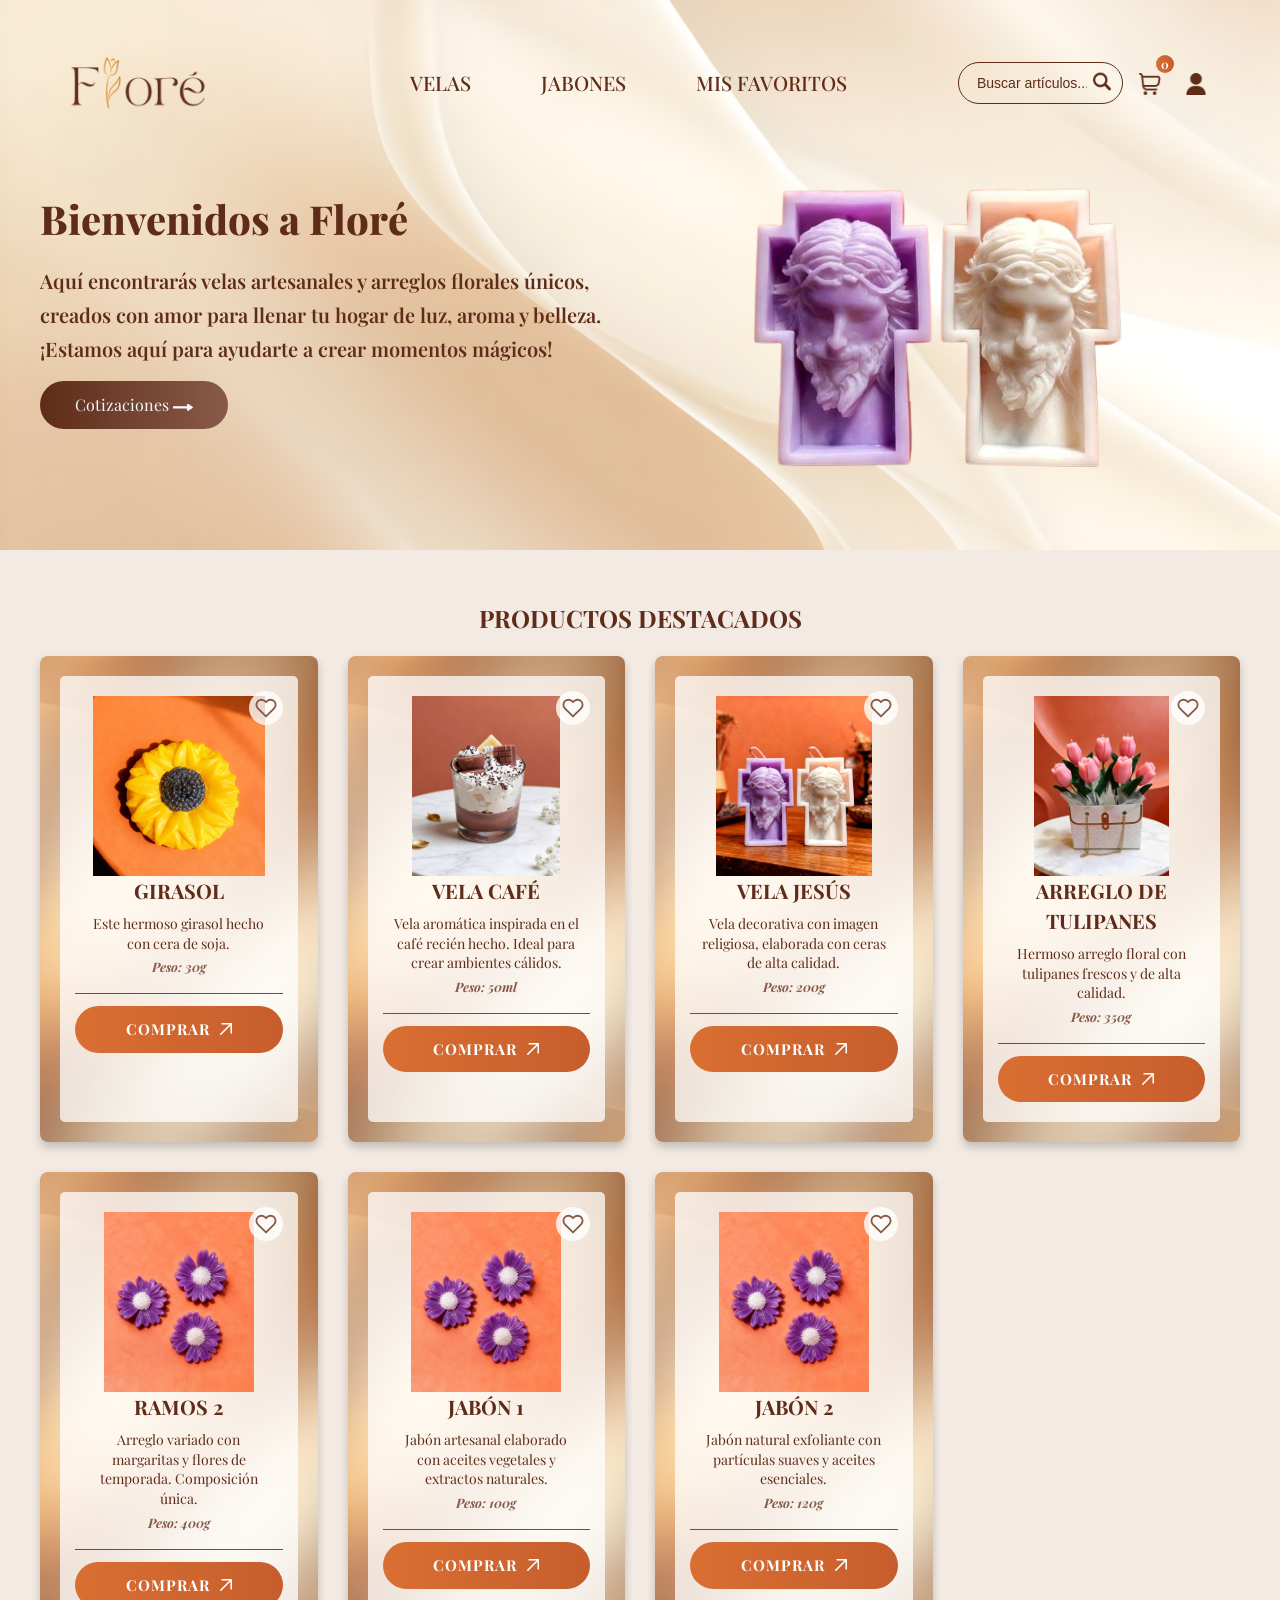
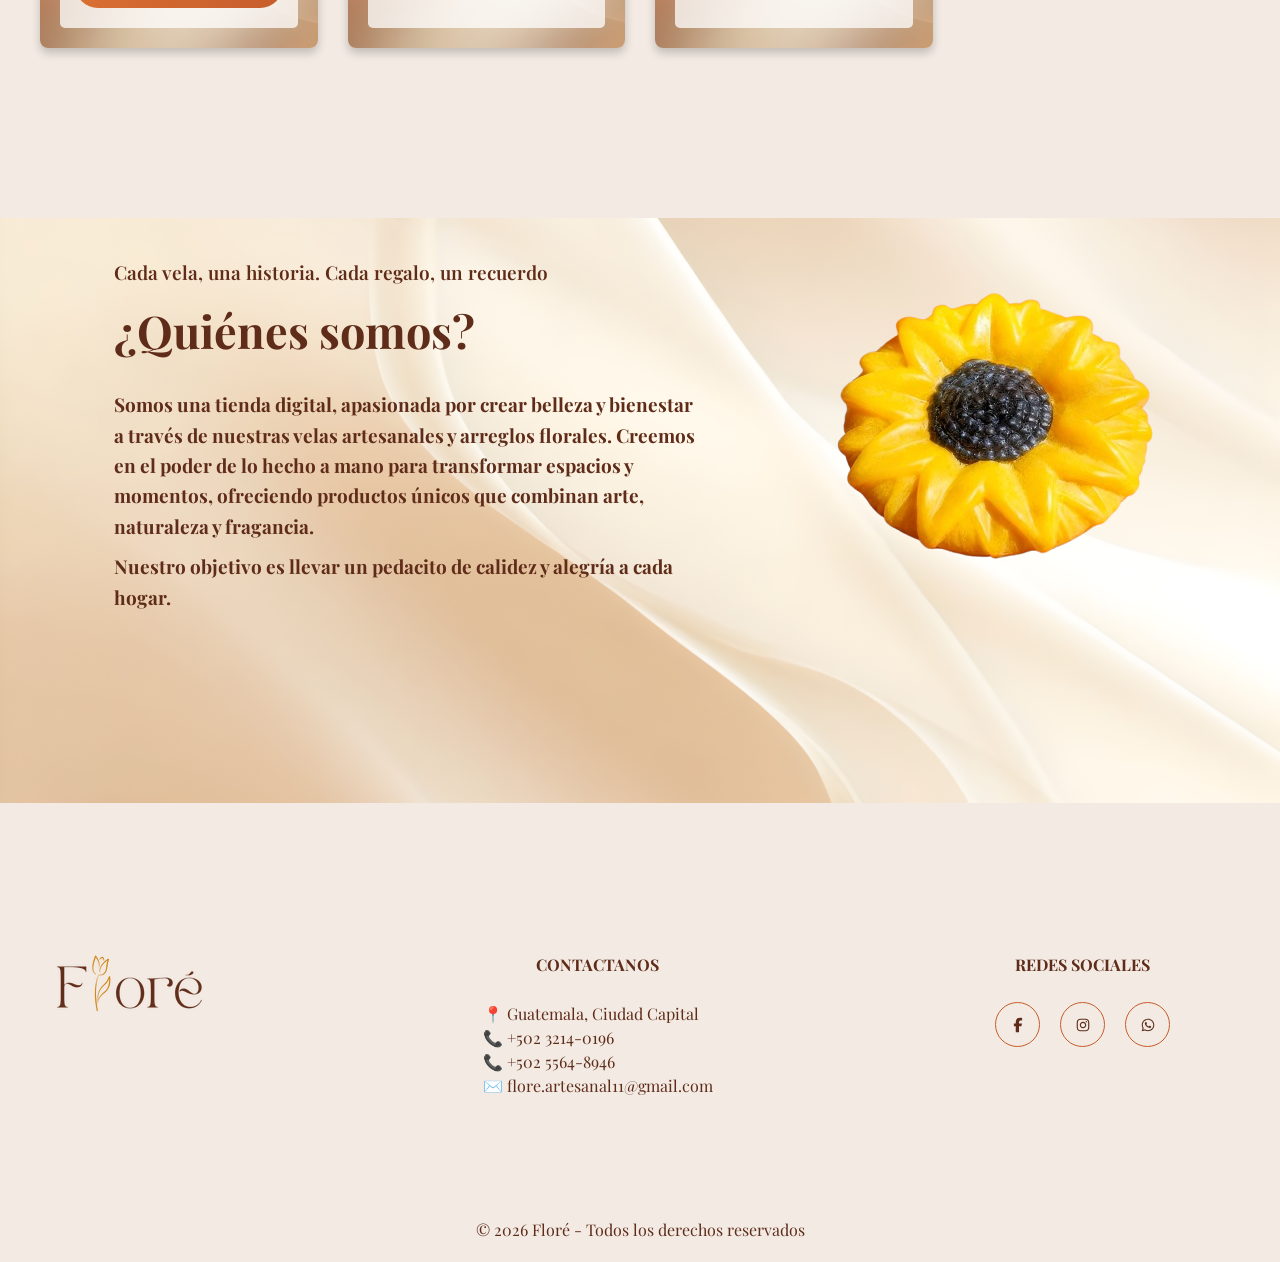
<file: index.html>
<!DOCTYPE html>
<html lang="es">
<head>
    <meta charset="UTF-8">
    <meta name="viewport" content="width=device-width, initial-scale=1.0">
    <title>FLORÉ</title>
    <link rel="stylesheet" href="ESTILO.css">
    <link rel="icon" href="IMAGENES/flore-icono.png" type="image/png">
</head>
<body>
    <header>
        <div class="menu container">
    <!-- Logo al lado izquierdo -->
    <a href="index.html" class="enlace-logo">
        <img src="IMAGENES/FloréLOGO.png" class="logo" alt="FLORÉ">
    </a>

    
    <!-- Navegación al centro -->
    <nav class="navbar">
        <ul>
            <li><a href="velas.html">Velas</a></li>
            <li><a href="jabones.html">Jabones</a></li>
            <li><a href="favoritos.html">Mis Favoritos</a></li>
        </ul>
    </nav>

    <!-- Acciones al lado derecho: Buscador + Carrito + Perfil -->
    <div class="menu-acciones">
        <div class="barra-busqueda">
            <input type="text" id="texto-busqueda" placeholder="Buscar artículos...">
            <button type="button">
                <img src="IMAGENES/BUSCAR CAFE.png" alt="Buscar" class="icono-busqueda">
            </button>
        </div>

        <div class="carrito-item">
            <a href="carrito.html" class="enlace-carrito">
                <img src="IMAGENES/carro compras- cafe.png" alt="Carrito" class="icon-carrito">
                <span class="contador-carrito" id="contador-carrito">0</span>
            </a>
        </div>

        <div class="perfil-item">
            <a href="perfil.html" class="enlace-perfil">
                <img src="IMAGENES/usuario.png" alt="Perfil" class="icon-perfil">
            </a>
        </div>
    </div>
</div>



        <div class="header-content container">
            <div class="header-txt">
                <h1>Bienvenidos a Floré</h1>
                <p>Aquí encontrarás velas artesanales y arreglos florales únicos, creados con amor para llenar tu hogar de luz, aroma y belleza.</p>
                <p>¡Estamos aquí para ayudarte a crear momentos mágicos!</p>
                <div class="botones">
                    <a href="https://wa.me/50255648946?text=Quisiera hacer una cotización." class="btn-1">Cotizaciones <img class="icon" src="IMAGENES/arrow.svg" alt=""></a>
                </div>
            </div>
            <div class="header-img">
                <img src="IMAGENES/velajesus.png" class="velas" alt="Vela Jesús">
            </div>
        </div>
    </header>

    <main class="producto-menu" id="productos-contenido">
        <div class="container">
            <div class="prod-header">
                <h2 id="titulo-productos">PRODUCTOS DESTACADOS</h2>
            </div>

            <section id="velas"></section>
            <section id="ramos"></section>
            <section id="jabones"></section>

            <div class="contenedor-productos-todos" id="vista-original">
                <div class="box-container-general" id="todos-los-productos">

                    <!-- GIRASOL -->
                    <div class="box-producto">
                        <div class="producto-item">
                            <div class="boton-favorito" 
                                data-nombre="GIRASOL" 
                                data-peso="30g" 
                                data-precio="25.00" 
                                data-imagen="IMAGENES/Girasol.jpg"
                                data-descripcion="Este hermoso girasol hecho con cera de soja. Hecho totalmente a mano con mucho detalle y dedicación"
                                data-colores="Amarillo,Naranja"
                                data-aromas="Vainilla,Frutos Rojos, Menta, Chocomenta, Café, Naranja, Canela">
                                <svg class="corazon-icono" xmlns="http://www.w3.org/2000/svg" width="24" height="24" viewBox="0 0 24 24" fill="none" stroke="currentColor" stroke-width="2" stroke-linecap="round" stroke-linejoin="round">
                                    <path d="M20.84 4.61a5.5 5.5 0 0 0-7.78 0L12 5.67l-1.06-1.06a5.5 5.5 0 0 0-7.78 7.78l1.06 1.06L12 21.23l7.78-7.78 1.06-1.06a5.5 5.5 0 0 0 0-7.78z"/>
                                </svg>
                            </div>
                            <div class="imagen-producto">
                                <img src="IMAGENES/Girasol.jpg" alt="GIRASOL">
                            </div>
                            <div class="contenido-producto">
                                <h3>Girasol</h3>
                                <p>Este hermoso girasol hecho con cera de soja.</p>
                                <p class="peso-producto">Peso: 30g</p>
                                <div class="iconos-compra">
                                    <div class="comprar" 
                                        data-nombre="GIRASOL" 
                                        data-peso="30g" 
                                        data-precio="25.00" 
                                        data-imagen="IMAGENES/Girasol.jpg"
                                        data-descripcion="Este hermoso girasol hecho con cera de soja.||Es el regalo perfecto para decorar cualquier espacio especial. Hecho totalmente a mano con mucho detalle y dedicación"
                                        data-colores="Amarillo,Naranja"
                                        data-aromas="Vainilla,Frutos Rojos, Menta, Chocomenta, Café, Naranja, Canela">
                                        <span>COMPRAR</span>
                                        <img src="IMAGENES/flecha arriba.png" alt="flecha-arriba">
                                    </div>
                                </div>
                            </div>
                        </div>
                    </div>

                    <!-- VELA CAFÉ -->
                    <div class="box-producto">
                        <div class="producto-item">
                            <div class="boton-favorito" 
                                data-nombre="VELA CAFÉ" 
                                data-peso="50ml" 
                                data-precio="30.00" 
                                data-imagen="IMAGENES/vela cafe.png"
                                data-descripcion="Vela aromática inspirada en el café recién hecho.||Ideal para crear ambientes cálidos y acogedores en tus momentos de lectura o descanso."
                                data-colores="Marrón,Beige"
                                data-aromas="Café,Canela">
                                <svg class="corazon-icono" xmlns="http://www.w3.org/2000/svg" width="24" height="24" viewBox="0 0 24 24" fill="none" stroke="currentColor" stroke-width="2" stroke-linecap="round" stroke-linejoin="round">
                                    <path d="M20.84 4.61a5.5 5.5 0 0 0-7.78 0L12 5.67l-1.06-1.06a5.5 5.5 0 0 0-7.78 7.78l1.06 1.06L12 21.23l7.78-7.78 1.06-1.06a5.5 5.5 0 0 0 0-7.78z"/>
                                </svg>
                            </div>
                            <div class="imagen-producto">
                                <img src="IMAGENES/vela cafe.png" alt="Vela Café">
                            </div>
                            <div class="contenido-producto">
                                <h3>VELA CAFÉ</h3>
                                <p>Vela aromática inspirada en el café recién hecho. Ideal para crear ambientes cálidos.</p>
                                <p class="peso-producto">Peso: 50ml</p>
                                <div class="iconos-compra">
                                    <div class="comprar" 
                                        data-nombre="VELA CAFÉ" 
                                        data-peso="50ml" 
                                        data-precio="30.00" 
                                        data-imagen="IMAGENES/vela cafe.png"
                                        data-descripcion="Vela aromática inspirada en el café recién hecho.||Ideal para crear ambientes cálidos y acogedores en tus momentos de lectura o descanso."
                                        data-colores="Marrón,Beige"
                                        data-aromas="Café,Canela">
                                        <span>COMPRAR</span>
                                        <img src="IMAGENES/flecha arriba.png" alt="flecha-arriba">
                                    </div>
                                </div>
                            </div>
                        </div>
                    </div>

                    <!-- VELA JESÚS -->
                    <div class="box-producto">
                        <div class="producto-item">
                            <div class="boton-favorito" 
                                data-nombre="VELA JESÚS" 
                                data-peso="200g" 
                                data-precio="40.00" 
                                data-imagen="IMAGENES/VelasJesus.jpg"
                                
                                data-descripcion="Vela decorativa con imagen religiosa, elaborada con ceras de alta calidad.||Un regalo significativo para ocasiones especiales o para tu hogar."
                                data-colores="Blanco,Dorado"
                                data-aromas="Incienso,Madera">
                                <svg class="corazon-icono" xmlns="http://www.w3.org/2000/svg" width="24" height="24" viewBox="0 0 24 24" fill="none" stroke="currentColor" stroke-width="2" stroke-linecap="round" stroke-linejoin="round">
                                    <path d="M20.84 4.61a5.5 5.5 0 0 0-7.78 0L12 5.67l-1.06-1.06a5.5 5.5 0 0 0-7.78 7.78l1.06 1.06L12 21.23l7.78-7.78 1.06-1.06a5.5 5.5 0 0 0 0-7.78z"/>
                                </svg>
                            </div>
                            <div class="imagen-producto">
                                <img src="IMAGENES/VelasJesus.jpg" alt="Vela Jesús">
                            </div>
                            <div class="contenido-producto">
                                <h3>VELA JESÚS</h3>
                                <p>Vela decorativa con imagen religiosa, elaborada con ceras de alta calidad.</p>
                                <p class="peso-producto">Peso: 200g</p>
                                <div class="iconos-compra">
                                    <div class="comprar" 
                                        data-nombre="VELA JESÚS" 
                                        data-peso="200g" 
                                        data-precio="40.00" 
                                        data-imagen="IMAGENES/VelasJesus.jpg"
                                    data-imagenes="IMAGENES/vela-jesus-1.jpg,IMAGENES/vela-jesus-2.jpg,IMAGENES/vela-jesus-3.jpg"
                                        data-descripcion="Vela decorativa con imagen religiosa, elaborada con ceras de alta calidad.||Un regalo significativo para ocasiones especiales o para tu hogar."
                                        data-colores="Blanco,Dorado"
                                        data-aromas="Incienso,Madera">
                                        <span>COMPRAR</span>
                                        <img src="IMAGENES/flecha arriba.png" alt="flecha-arriba">
    
                                    </div>
                                </div>
                            </div>
                        </div>
                    </div>

                    <!-- ARREGLO DE TULIPANES -->
                    <div class="box-producto">
                        <div class="producto-item">
                            <div class="boton-favorito" 
                                data-nombre="Arreglo de Tulipanes" 
                                data-peso="350g" 
                                data-precio="50.00" 
                                data-imagen="IMAGENES/arreglo de tulipanes.png"
                                data-descripcion="Hermoso arreglo floral con tulipanes frescos y de alta calidad.||Ideal para regalar en aniversarios o celebraciones importantes."
                                data-colores="Rojo,Rosa,Amarillo"
                                data-aromas="Fresco,Natural">
                                <svg class="corazon-icono" xmlns="http://www.w3.org/2000/svg" width="24" height="24" viewBox="0 0 24 24" fill="none" stroke="currentColor" stroke-width="2" stroke-linecap="round" stroke-linejoin="round">
                                    <path d="M20.84 4.61a5.5 5.5 0 0 0-7.78 0L12 5.67l-1.06-1.06a5.5 5.5 0 0 0-7.78 7.78l1.06 1.06L12 21.23l7.78-7.78 1.06-1.06a5.5 5.5 0 0 0 0-7.78z"/>
                                </svg>
                            </div>
                            <div class="imagen-producto">
                                <img src="IMAGENES/arreglo de tulipanes.png" alt="Arreglo de Tulipanes">
                            </div>
                            <div class="contenido-producto">
                                <h3>Arreglo de Tulipanes</h3>
                                <p>Hermoso arreglo floral con tulipanes frescos y de alta calidad.</p>
                                <p class="peso-producto">Peso: 350g</p>
                                <div class="iconos-compra">
                                    <div class="comprar" 
                                        data-nombre="Arreglo de Tulipanes" 
                                        data-peso="350g" 
                                        data-precio="50.00" 
                                        data-imagen="IMAGENES/arreglo de tulipanes.png"
                                        data-descripcion="Hermoso arreglo floral con tulipanes frescos y de alta calidad.||Ideal para regalar en aniversarios o celebraciones importantes."
                                        data-colores="Rojo,Rosa,Amarillo"
                                        data-aromas="Fresco,Natural">
                                        <span>COMPRAR</span>
                                        <img src="IMAGENES/flecha arriba.png" alt="flecha-arriba">
                                    </div>
                                </div>
                            </div>
                        </div>
                    </div>

                    <!-- RAMOS 2 -->
                    <div class="box-producto">
                        <div class="producto-item">
                            <div class="boton-favorito" 
                                data-nombre="RAMOS 2" 
                                data-peso="400g" 
                                data-precio="60.00" 
                                data-imagen="IMAGENES/margaritas.png"
                                data-descripcion="Arreglo variado con margaritas y flores de temporada.||Composición única diseñada para alegrar cualquier rincón de tu hogar."
                                data-colores="Blanco,Amarillo,Rosa"
                                data-aromas="Campo,Fresco">
                                <svg class="corazon-icono" xmlns="http://www.w3.org/2000/svg" width="24" height="24" viewBox="0 0 24 24" fill="none" stroke="currentColor" stroke-width="2" stroke-linecap="round" stroke-linejoin="round">
                                    <path d="M20.84 4.61a5.5 5.5 0 0 0-7.78 0L12 5.67l-1.06-1.06a5.5 5.5 0 0 0-7.78 7.78l1.06 1.06L12 21.23l7.78-7.78 1.06-1.06a5.5 5.5 0 0 0 0-7.78z"/>
                                </svg>
                            </div>
                            <div class="imagen-producto">
                                <img src="IMAGENES/margaritas.png" alt="Margaritas">
                            </div>
                            <div class="contenido-producto">
                                <h3>RAMOS 2</h3>
                                <p>Arreglo variado con margaritas y flores de temporada. Composición única.</p>
                                <p class="peso-producto">Peso: 400g</p>
                                <div class="iconos-compra">
                                    <div class="comprar" 
                                        data-nombre="RAMOS 2" 
                                        data-peso="400g" 
                                        data-precio="60.00" 
                                        data-imagen="IMAGENES/margaritas.png"
                                        data-descripcion="Arreglo variado con margaritas y flores de temporada.||Composición única diseñada para alegrar cualquier rincón de tu hogar."
                                        data-colores="Blanco,Amarillo,Rosa"
                                        data-aromas="Campo,Fresco">
                                        <span>COMPRAR</span>
                                        <img src="IMAGENES/flecha arriba.png" alt="flecha-arriba">
                                    </div>
                                </div>
                            </div>
                        </div>
                    </div>

                    <!-- JABÓN 1 -->
                    <div class="box-producto">
                        <div class="producto-item">
                            <div class="boton-favorito" 
                                data-nombre="JABÓN 1" 
                                data-peso="100g" 
                                data-precio="15.00" 
                                data-imagen="IMAGENES/margaritas.png"
                                data-descripcion="Jabón artesanal elaborado con aceites vegetales y extractos naturales.||Suave con tu piel y respetuoso con el medio ambiente."
                                data-colores="Verde,Blanco"
                                data-aromas="Lavanda,Limón">
                                <svg class="corazon-icono" xmlns="http://www.w3.org/2000/svg" width="24" height="24" viewBox="0 0 24 24" fill="none" stroke="currentColor" stroke-width="2" stroke-linecap="round" stroke-linejoin="round">
                                    <path d="M20.84 4.61a5.5 5.5 0 0 0-7.78 0L12 5.67l-1.06-1.06a5.5 5.5 0 0 0-7.78 7.78l1.06 1.06L12 21.23l7.78-7.78 1.06-1.06a5.5 5.5 0 0 0 0-7.78z"/>
                                </svg>
                            </div>
                            <div class="imagen-producto">
                                <img src="IMAGENES/margaritas.png" alt="Jabón artesanal">
                            </div>
                            <div class="contenido-producto">
                                <h3>JABÓN 1</h3>
                                <p>Jabón artesanal elaborado con aceites vegetales y extractos naturales.</p>
                                <p class="peso-producto">Peso: 100g</p>
                                <div class="iconos-compra">
                                    <div class="comprar" 
                                        data-nombre="JABÓN 1" 
                                        data-peso="100g" 
                                        data-precio="15.00" 
                                        data-imagen="IMAGENES/margaritas.png"
                                        data-descripcion="Jabón artesanal elaborado con aceites vegetales y extractos naturales.||Suave con tu piel y respetuoso con el medio ambiente."
                                        data-colores="Verde,Blanco"
                                        data-aromas="Lavanda,Limón">
                                        <span>COMPRAR</span>
                                        <img src="IMAGENES/flecha arriba.png" alt="flecha-arriba">
                                    </div>
                                </div>
                            </div>
                        </div>
                    </div>

                    <!-- JABÓN 2 -->
                    <div class="box-producto">
                        <div class="producto-item">
                            <div class="boton-favorito" 
                                data-nombre="JABÓN 2" 
                                data-peso="120g" 
                                data-precio="18.00" 
                                data-imagen="IMAGENES/margaritas.png"
                                data-descripcion="Jabón natural exfoliante con partículas suaves y aceites esenciales.||Deja tu piel limpia, hidratada y con una sensación de frescura duradera."
                                data-colores="Marrón,Beige"
                                data-aromas="Coco,Vainilla">
                                <svg class="corazon-icono" xmlns="http://www.w3.org/2000/svg" width="24" height="24" viewBox="0 0 24 24" fill="none" stroke="currentColor" stroke-width="2" stroke-linecap="round" stroke-linejoin="round">
                                    <path d="M20.84 4.61a5.5 5.5 0 0 0-7.78 0L12 5.67l-1.06-1.06a5.5 5.5 0 0 0-7.78 7.78l1.06 1.06L12 21.23l7.78-7.78 1.06-1.06a5.5 5.5 0 0 0 0-7.78z"/>
                                </svg>
                            </div>
                            <div class="imagen-producto">
                                <img src="IMAGENES/margaritas.png" alt="Jabón exfoliante">
                            </div>
                            <div class="contenido-producto">
                                <h3>JABÓN 2</h3>
                                <p>Jabón natural exfoliante con partículas suaves y aceites esenciales.</p>
                                <p class="peso-producto">Peso: 120g</p>
                                <div class="iconos-compra">
                                    <div class="comprar" 
                                        data-nombre="JABÓN 2" 
                                        data-peso="120g" 
                                        data-precio="18.00" 
                                        data-imagen="IMAGENES/margaritas.png"
                                        data-descripcion="Jabón natural exfoliante con partículas suaves y aceites esenciales.||Deja tu piel limpia, hidratada y con una sensación de frescura duradera."
                                        data-colores="Marrón,Beige"
                                        data-aromas="Coco,Vainilla">
                                        <span>COMPRAR</span>
                                        <img src="IMAGENES/flecha arriba.png" alt="flecha-arriba">
                                    </div>
                                </div>
                            </div>
                        </div>
                    </div>
                </div>
            </div>

            <div id="vista-busqueda" style="display: none;">
                <div id="resultados-busqueda" class="box-container-general"></div>
            </div>
        </div>
    </main>

    <section class="info" id="info">
        <div class="info-container">
            <div class="info-img">
                <img src="IMAGENES/girasol-transparente.png" alt="Girasol">
            </div>
            <div class="info-txt">
                <p>Cada vela, una historia. Cada regalo, un recuerdo</p>
                <h2>¿Quiénes somos?</h2>
                <div class="info-sec">
                    <div class="info-txt2">
                        <p>Somos una tienda digital, apasionada por crear belleza y bienestar a través de nuestras velas artesanales y arreglos florales. Creemos en el poder de lo hecho a mano para transformar espacios y momentos, ofreciendo productos únicos que combinan arte, naturaleza y fragancia.</p>
                        <p>Nuestro objetivo es llevar un pedacito de calidez y alegría a cada hogar.</p>
                    </div>
                </div>
            </div>
        </div>
    </section>

    <footer class="footer-container">
        <img class="logo-2" src="IMAGENES/FloréLOGO.png" alt="FLORÉ">
        <div class="links">
            <h4>Contactanos</h4>
            <ul>
                <p>📍 Guatemala, Ciudad Capital</p>
                <p>📞 +502 3214-0196</p>
                <p>📞 +502 5564-8946</p>
                <p>✉️ flore.artesanal11@gmail.com</p>
            </ul>
        </div>
        <div class="links">
            <h4>Redes Sociales</h4>
            <div class="sociales">
                <a href="https://www.facebook.com/profile.php?id=61588585256446" target="_blank" rel="noopener">
                    <div class="social"><img src="IMAGENES/facebook-cafe.svg" alt="Facebook"></div>
                </a>
                <a href="https://www.instagram.com/flore.artesanalgt/" target="_blank" rel="noopener">
                    <div class="social"><img src="IMAGENES/instagram-cafe.svg" alt="Instagram"></div>
                </a>
                <a href="https://wa.me/50232170196?text=Quisiera hacer una cotización." target="_blank" rel="noopener">
                    <div class="social"><img src="IMAGENES/whatsapp-cafe.svg" alt="WhatsApp"></div>
                </a>
            </div>
        </div>
    </footer>
    <div class="derechos">
            <p>© 2026 Floré - Todos los derechos reservados</p>
        </div>

    <script src="Scrip.js"></script>
    <script>
document.addEventListener('DOMContentLoaded', function () {
    const inputBuscar = document.getElementById('texto-busqueda');
    const titulo = document.getElementById('titulo-productos');
    const vistaOriginal = document.getElementById('vista-original');
    const vistaBusqueda = document.getElementById('vista-busqueda');
    const contenedorResultados = document.getElementById('resultados-busqueda');
    const contadorCarrito = document.getElementById('contador-carrito');

    let resultadosActivos = false;
    let baseDeDatosGlobal = [];
    let cargando = false;
    let listaFavoritos = JSON.parse(localStorage.getItem('listaFavoritos')) || [];
    let productosEnCarrito = JSON.parse(localStorage.getItem('carritoProductos')) || [];

    // Páginas con productos reales
    const misPaginasConProductos = ["index.html", "velas.html", "jabones.html", "favoritos.html"];

    function quitarAcentos(texto) {
        if (!texto) return "";
        return texto.normalize("NFD").replace(/[\u0300-\u036f]/g, "").toLowerCase();
    }

    function actualizarContadorCarrito() {
        const total = productosEnCarrito.reduce((suma, item) => suma + (Number(item.cantidad) || 0), 0);
        if (contadorCarrito) contadorCarrito.textContent = total;
    }
    actualizarContadorCarrito();

    async function cargarTodosLosProductos() {
        if (baseDeDatosGlobal.length > 0) return;
        try {
            baseDeDatosGlobal = [];
            for (const pagina of misPaginasConProductos) {
                try {
                    const respuesta = await fetch(pagina);
                    if (!respuesta.ok) continue;
                    const textoHtml = await respuesta.text();
                    const parser = new DOMParser();
                    const documento = parser.parseFromString(textoHtml, 'text/html');

                    const productosDeEstaPagina = documento.querySelectorAll('.box-producto');
                    productosDeEstaPagina.forEach(prod => {
                        const nombre = prod.querySelector('h3')?.textContent.trim() || "";
                        const parrafoCorto = prod.querySelector('.contenido-producto > p:first-of-type');
                        const descripcionCorta = parrafoCorto ? parrafoCorto.textContent.trim() : "Sin descripción";
                        const botonDatos = prod.querySelector('.comprar');
                        if (!botonDatos) return;

                        const descripcionLarga = botonDatos.dataset.descripcion?.trim() || descripcionCorta;
                        const peso = botonDatos.dataset.peso?.trim() || "No especificado";
                        const colores = botonDatos.dataset.colores?.trim() || "";
                        const aromas = botonDatos.dataset.aromas?.trim() || "";
                        const precio = botonDatos.dataset.precio?.trim() || "0.00";
                        const imagen = prod.querySelector('img')?.getAttribute('src') || "";
                        const imagenes = botonDatos.dataset.imagenes?.trim() || "";

                        if (nombre && imagen) {
                            baseDeDatosGlobal.push({
                                nombre, descripcion_corta: descripcionCorta, descripcion_larga: descripcionLarga,
                                imagen, imagenes, precio, peso, colores, aromas
                            });
                        }
                    });
                } catch (err) {
                    console.warn("No se pudo cargar:", pagina, err);
                }
            }
        } catch (error) {
            console.error("Error al cargar catálogo:", error);
        }
    }

    // ✅ NUEVO: Recibe la búsqueda que viene de perfil.html u otras páginas
    async function cargarBusquedaDesdeURL() {
        const params = new URLSearchParams(window.location.search);
        const termino = params.get('buscar');
        if (!termino || termino.trim().length < 2) return;

        if (inputBuscar) inputBuscar.value = termino.trim();
        await buscarEnTiempoReal(termino.trim());
    }

    async function buscarEnTiempoReal(terminoForzado = null) {
        if (!inputBuscar || cargando) return;
        cargando = true;
        const textoBuscar = terminoForzado ? quitarAcentos(terminoForzado) : quitarAcentos(inputBuscar.value.trim());

        if (textoBuscar === "") {
            if (resultadosActivos) {
                vistaBusqueda.style.display = "none";
                vistaOriginal.style.display = "block";
                if (titulo) titulo.textContent = "PRODUCTOS DESTACADOS";
                resultadosActivos = false;
            }
            cargando = false;
            return;
        }

        resultadosActivos = true;
        vistaOriginal.style.display = "none";
        vistaBusqueda.style.display = "block";
        contenedorResultados.innerHTML = "";
        await cargarTodosLosProductos();

        const resultados = baseDeDatosGlobal.filter(producto =>
            quitarAcentos(producto.nombre).includes(textoBuscar) ||
            quitarAcentos(producto.descripcion_corta).includes(textoBuscar)
        );

        if (titulo) titulo.textContent = resultados.length > 0
            ? `PRODUCTOS ENCONTRADOS (${resultados.length})`
            : `NINGÚN PRODUCTO COINCIDE`;

        if (resultados.length === 0) {
            contenedorResultados.innerHTML = `<p class="texto-vacio">❌ No se encontraron productos con: "${textoBuscar}"</p>`;
            cargando = false;
            return;
        }

        resultados.forEach(prod => {
            const esFavorito = listaFavoritos.some(fav => fav.nombre === prod.nombre);
            const tarjeta = document.createElement('div');
            tarjeta.className = 'box-producto';
            tarjeta.innerHTML = `
                <div class="producto-item">
                    <div class="boton-favorito ${esFavorito ? 'activo' : ''}"
                        data-nombre="${prod.nombre}" data-peso="${prod.peso}"
                        data-precio="${prod.precio}" data-imagen="${prod.imagen}"
                        data-imagenes="${prod.imagenes}"
                        data-descripcion="${prod.descripcion_larga}"
                        data-colores="${prod.colores}" data-aromas="${prod.aromas}">
                        <svg class="corazon-icono" xmlns="http://www.w3.org/2000/svg" viewBox="0 0 24 24" fill="none" stroke="currentColor" stroke-width="2" stroke-linecap="round" stroke-linejoin="round">
                            <path d="M20.84 4.61a5.5 5.5 0 0 0-7.78 0L12 5.67l-1.06-1.06a5.5 5.5 0 0 0-7.78 7.78l1.06 1.06L12 21.23l7.78-7.78 1.06-1.06a5.5 5.5 0 0 0 0-7.78z"/>
                        </svg>
                    </div>
                    <div class="imagen-producto"><img src="${prod.imagen}" alt="${prod.nombre}"></div>
                    <div class="contenido-producto">
                        <h3>${prod.nombre}</h3>
                        <p>${prod.descripcion_corta}</p>
                        <p class="peso-producto">Peso: ${prod.peso || 'Sin peso'}</p>
                        <div class="iconos-compra">
                            <div class="comprar"
                                data-nombre="${prod.nombre}" data-precio="${prod.precio}"
                                data-peso="${prod.peso}" data-imagen="${prod.imagen}"
                                data-imagenes="${prod.imagenes}"
                                data-descripcion="${prod.descripcion_larga}"
                                data-colores="${prod.colores}" data-aromas="${prod.aromas}">
                                <span>COMPRAR</span>
                                <img src="IMAGENES/flecha arriba.png" alt="flecha-arriba">
                            </div>
                        </div>
                    </div>
                </div>`;
            contenedorResultados.appendChild(tarjeta);
        });

        activarEventosGlobales();
        cargando = false;
    }

    function activarEventosGlobales() {
        document.querySelectorAll('.boton-favorito').forEach(corazon => {
            corazon.addEventListener('click', function () {
                const datos = {
                    nombre: this.dataset.nombre || "", imagen: this.dataset.imagen || "",
                    imagenes: this.dataset.imagenes || "", peso: this.dataset.peso || "",
                    precio: this.dataset.precio || "", descripcion: this.dataset.descripcion || "",
                    colores: this.dataset.colores || "", aromas: this.dataset.aromas || ""
                };
                const existe = listaFavoritos.some(f => f.nombre === datos.nombre);
                existe
                    ? listaFavoritos = listaFavoritos.filter(f => f.nombre !== datos.nombre)
                    : listaFavoritos.push(datos);
                this.classList.toggle('activo', !existe);
                localStorage.setItem('listaFavoritos', JSON.stringify(listaFavoritos));
            });
        });

        document.querySelectorAll('.comprar').forEach(btn => {
            btn.addEventListener('click', function () {
                const datos = {
                    nombre: this.dataset.nombre || "Sin nombre", precio: this.dataset.precio || "0.00",
                    peso: this.dataset.peso || "No especificado", imagen: this.dataset.imagen || "",
                    imagenes: this.dataset.imagenes || "", descripcion: this.dataset.descripcion || "Sin descripción",
                    colores: this.dataset.colores || "", aromas: this.dataset.aromas || ""
                };
                const url = `producto.html?nombre=${encodeURIComponent(datos.nombre)}` +
                    `&precio=${encodeURIComponent(datos.precio)}` +
                    `&peso=${encodeURIComponent(datos.peso)}` +
                    `&imagen=${encodeURIComponent(datos.imagen)}` +
                    `&imagenes=${encodeURIComponent(datos.imagenes)}` +
                    `&descripcion=${encodeURIComponent(datos.descripcion)}` +
                    `&colores=${encodeURIComponent(datos.colores)}` +
                    `&aromas=${encodeURIComponent(datos.aromas)}`;
                window.location.href = url;
            });
        });
    }

    if (inputBuscar) inputBuscar.addEventListener('input', () => buscarEnTiempoReal());
    activarEventosGlobales();
    cargarBusquedaDesdeURL(); // ✅ Ejecuta la búsqueda automática al entrar
});
    </script>
</body>
</html>
</file>
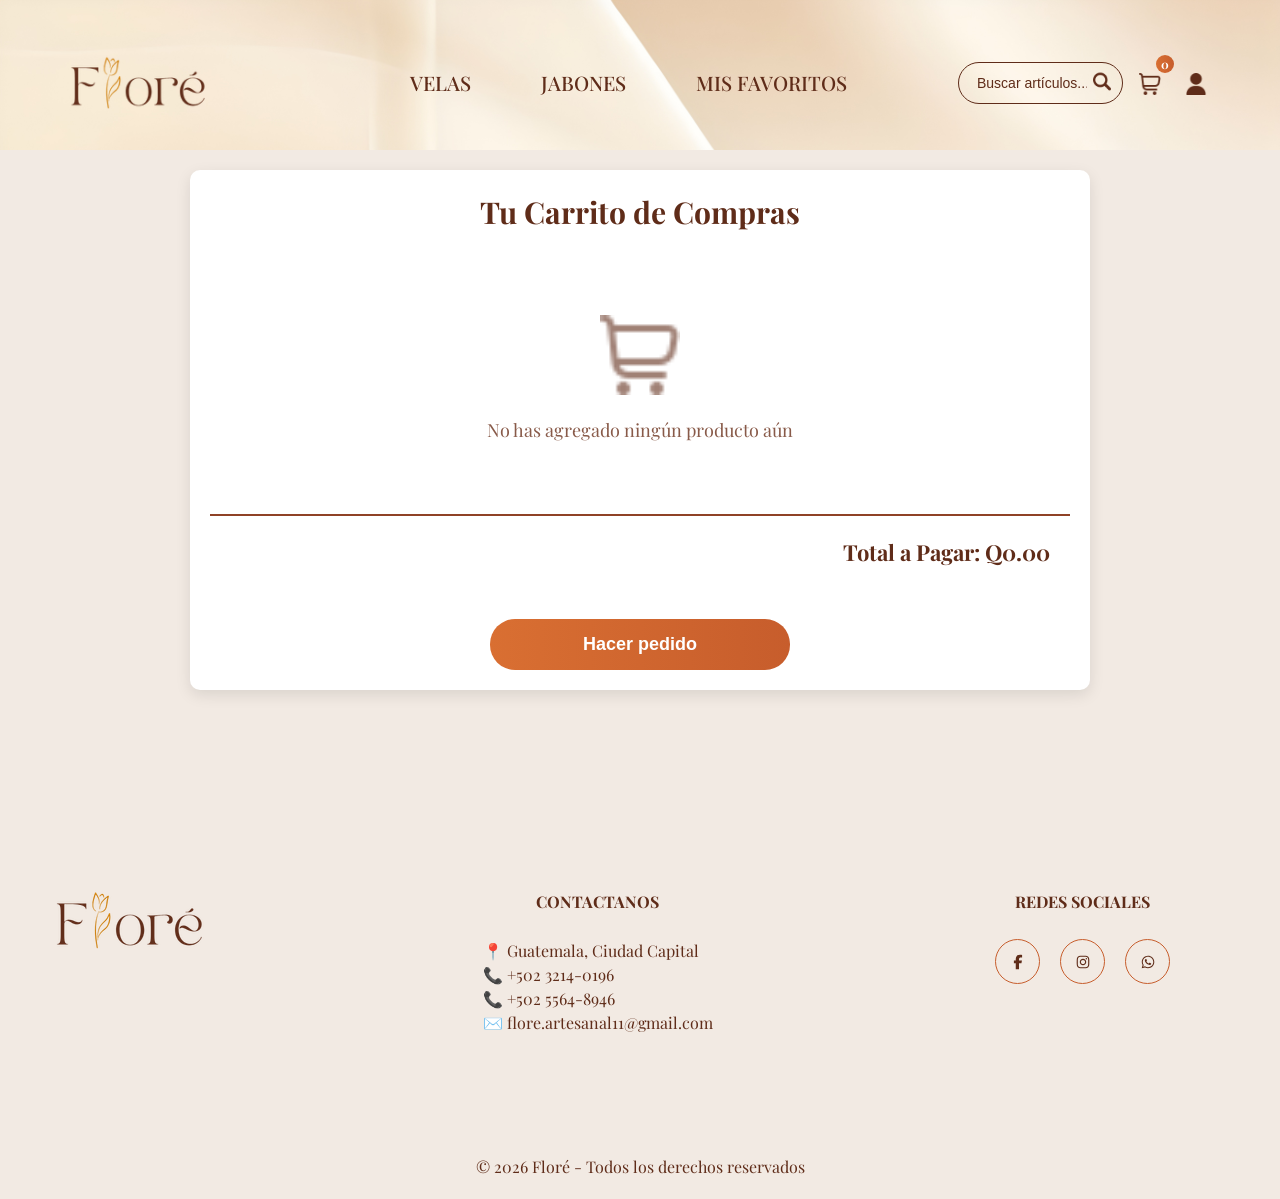
<file: carrito.html>
<!DOCTYPE html>
<html lang="es">
<head>
    <meta charset="UTF-8">
    <meta name="viewport" content="width=device-width, initial-scale=1.0">
    <title>FLORÉ - Carrito</title>
    <link rel="stylesheet" href="ESTILO.css">
    <link rel="icon" href="IMAGENES/flore-icono.png" type="image/png">
    <style>
       
        header {
            background-image: url(IMAGENES/01.jpeg);
            min-height: 150px;
            background-size: cover;
            background-position: center top;
            background-repeat: no-repeat;
            background-color: #ebceb7;
            position: relative;
            z-index: 10;
        }


        .contenedor-carrito {
            max-width: 900px;
            margin: 0 auto 50px auto;
            padding: 20px;
            background: #fff;
            border-radius: 10px;
            box-shadow: 0 5px 15px rgba(0,0,0,0.1);
            margin-top: 20px;
        }
        

        .titulo-carrito {
            text-align: center;
            color: #5f2c19;
            font-size: 30px;
            margin-bottom: 30px;
        }

        .lista-productos {
            margin-bottom: 30px;
        }

        .producto-carrito {
            display: flex;
            align-items: center;
            justify-content: space-between;
            padding: 15px;
            border-bottom: 1px solid #eee;
            gap: 15px;
            flex-wrap: wrap;
        }

        .imagen-producto-carrito {
            width: 80px;
            height: 80px;
            object-fit: contain;
            border-radius: 5px;
            cursor: pointer;
            transition: transform 0.2s ease;
        }
        .imagen-producto-carrito:hover {
            transform: scale(1.05);
        }

        .info-producto {
            flex: 1;
            min-width: 150px;
        }

        .nombre-producto {
            font-size: 22px;
            color: #5f2c19;
            margin-bottom: 5px;
            font-weight: 600;
            cursor: pointer;
            transition: color 0.2s ease;
        }
        .nombre-producto:hover {
            color: #ca4c1e;
            text-decoration: underline;
        }

        .color-producto, .aroma-producto {
            font-size: 14px;
            color: #ca4c1e;
            font-weight: 500;
            font-style: italic;
            margin-bottom: 4px;
        }

        .precio-producto {
            font-size: 15px; 
            color: #885a49;
            font-weight: 600; 
        }

        .cantidad-producto {
            display: flex;
            align-items: center;
            gap: 8px;
            font-size: 18px; 
            color: #5f2c19;
            font-weight: 600; 
        }

        .btn-cantidad {
            width: 28px;
            height: 28px;
            border: none;
            background-color: #ebceb7;
            color: #5f2c19;
            font-size: 16px;
            font-weight: bold;
            border-radius: 50%;
            cursor: pointer;
            display: flex;
            align-items: center;
            justify-content: center;
            transition: background 0.2s ease;
        }

        .btn-cantidad:hover {
            background-color: #8f4226;
            color: white;
        }

        .subtotal-producto {
            font-size: 18px; 
            color: #5f2c19;
            font-weight: 600; 
            min-width: 90px;
            text-align: right;
        }

        .btn-eliminar {
            background: none;
            border: none;
            cursor: pointer;
            transition: transform 0.2s ease;
            margin-left: 5px;
            padding: 5px;
        }
        .btn-eliminar img {
            width: 20px;
            height: 20px;
        }
        .btn-eliminar:hover {
            transform: scale(1.2);
        }

        .total-carrito {
            padding: 20px;
            text-align: right;
            font-size: 22px;
            color: #5f2c19;
            font-weight: bold; 
            border-top: 2px solid #8f4226;
            margin-top: 20px;
        }

        .boton-finalizar {
            display: block;
            width: 100%;
            max-width: 300px;
            margin: 30px auto 0;
            padding: 15px;
            background: linear-gradient(90deg,#D96F32 0%, #C75D2C 100%);
            color: white;
            border: none;
            border-radius: 25px;
            font-size: 18px;
            font-weight: bold;
            cursor: pointer;
            text-align: center;
            transition: opacity 0.2s ease;
        }
        .boton-finalizar:hover {
            opacity: 0.9;
        }

        .carrito-vacio {
            text-align: center;
            padding: 50px 20px;
            color: #885a49;
            font-size: 18px;
        }
        .carrito-vacio img {
            width: 80px;
            height: 80px;
            margin-bottom: 15px;
            opacity: 0.6;
        }

        .vista-busqueda {
            background-color: #f6e9de;
            padding: 40px 15px;
            display: none;
        }
        .vista-busqueda .title {
            text-align: center;
            color: #5f2c19;
            margin-bottom: 30px;
            font-size: 24px;
            font-family: serif;
        }
        .box-container-general {
            max-width: 1200px;
            margin: 0 auto;
            display: grid;
            grid-template-columns: repeat(auto-fit, minmax(260px, 1fr));
            gap: 25px;
        }
        .boton-favorito {
            position: absolute;
            top: 15px;
            right: 15px;
            cursor: pointer;
            z-index: 15;
            background-color: rgba(255, 255, 255, 0.8);
            border-radius: 50%;
            padding: 6px;
            display: flex;
            align-items: center;
            justify-content: center;
            transition: all 0.3s ease;
        }
        .boton-favorito .corazon-icono {
            color: #885a49;
            fill: transparent;
            transition: all 0.3s ease;
            width: 22px;
            height: 22px;
        }
        .boton-favorito.activo .corazon-icono {
            color: #ca4c1e;
            fill: #ca4c1e;
        }
        .boton-favorito:hover {
            transform: scale(1.15);
        }
        .producto-item {
            position: relative;
            overflow: hidden;
            background: white;
            border-radius: 10px;
            box-shadow: 0 3px 10px rgba(0,0,0,0.08);
            padding: 15px;
        }
        .texto-vacio {
            text-align: center;
            padding: 40px 20px;
            color: #885a49;
            font-style: italic;
            grid-column: 1 / -1;
        }

        @media (max-width: 768px) {
            .producto-carrito {
                flex-direction: column;
                text-align: center;
            }
            .subtotal-producto {
                text-align: center;
            }
            .total-carrito {
                text-align: center;
                font-size: 20px;
            }
            .barra-busqueda {
                width: 130px;
            }
            .navbar ul {
                gap: 12px;
            }
            .nombre-producto {
                font-size: 19px;
            }
        }
    </style>
</head>
<body>

    <header>
        <div class="menu container">
            <a href="index.html"> 
                <img src="IMAGENES/FloréLOGO.png" class="logo" alt="FLORÉ">
    </a>

    
    <!-- Navegación al centro -->
    <nav class="navbar">
        <ul>
            <li><a href="velas.html">Velas</a></li>
            <li><a href="jabones.html">Jabones</a></li>
            <li><a href="favoritos.html">Mis Favoritos</a></li>
        </ul>
    </nav>

    <!-- Acciones al lado derecho: Buscador + Carrito + Perfil -->
    <div class="menu-acciones">
        <div class="barra-busqueda">
            <input type="text" id="texto-busqueda" placeholder="Buscar artículos...">
            <button type="button">
                <img src="IMAGENES/BUSCAR CAFE.png" alt="Buscar" class="icono-busqueda">
            </button>
        </div>

        <div class="carrito-item">
            <a href="carrito.html" class="enlace-carrito">
                <img src="IMAGENES/carro compras- cafe.png" alt="Carrito" class="icon-carrito">
                <span class="contador-carrito" id="contador-carrito">0</span>
            </a>
        </div>

        <div class="perfil-item">
            <a href="perfil.html" class="enlace-perfil">
                <img src="IMAGENES/usuario.png" alt="Perfil" class="icon-perfil">
            </a>
        </div>
    </div>
</div>


        <div class="header-content container"></div>
    </header>

    <main id="vista-carrito">
        <div class="contenedor-carrito">
            <h1 class="titulo-carrito">Tu Carrito de Compras</h1>

            <div id="contenido-carrito">
                <div class="carrito-vacio">
                    <img src="IMAGENES/carro compras- cafe.png" alt="Carrito vacío">
                    <p>No has agregado ningún producto aún</p>
                </div>
            </div>

            <div class="total-carrito">
                Total a Pagar: <span id="total">Q0.00</span>
            </div>

            <button class="boton-finalizar" id="btn-pedido">Hacer pedido</button>
        </div> 
    </main>

    <main class="vista-busqueda" id="vista-busqueda">
        <div class="container">
            <h2 class="title" id="titulo-busqueda">PRODUCTOS ENCONTRADOS</h2>
            <div class="box-container-general" id="resultados-busqueda"></div>
        </div>
    </main>
    <footer class="footer-container">
        <img class="logo-2" src="IMAGENES/FloréLOGO.png" alt="FLORÉ">
        <div class="links">
            <h4>Contactanos</h4>
            <ul>
                <p>📍 Guatemala, Ciudad Capital</p>
                <p>📞 +502 3214-0196</p>
                <p>📞 +502 5564-8946</p>
                <p>✉️ flore.artesanal11@gmail.com</p>
            </ul>
        </div>
        <div class="links">
            <h4>Redes Sociales</h4>
            <div class="sociales">
                <a href="https://www.facebook.com/profile.php?id=61588585256446" target="_blank" rel="noopener">
                    <div class="social"><img src="IMAGENES/facebook-cafe.svg" alt="Facebook"></div>
                </a>
                <a href="https://www.instagram.com/flore.artesanalgt/" target="_blank" rel="noopener">
                    <div class="social"><img src="IMAGENES/instagram-cafe.svg" alt="Instagram"></div>
                </a>
                <a href="https://wa.me/50232170196?text=Quisiera hacer una cotización." target="_blank" rel="noopener">
                    <div class="social"><img src="IMAGENES/whatsapp-cafe.svg" alt="WhatsApp"></div>
                </a>
            </div>
        </div>
    </footer>
    <div class="derechos">
            <p>© 2026 Floré - Todos los derechos reservados</p>
        </div>


    <script>
document.addEventListener('DOMContentLoaded', function () {
    let productosEnCarrito;
    try {
        const datosGuardados = localStorage.getItem('carritoProductos');
        productosEnCarrito = datosGuardados ? JSON.parse(datosGuardados) : [];
    } catch (e) {
        productosEnCarrito = [];
    }
    
    const contenedorCarrito = document.getElementById('contenido-carrito'); 
    const totalPagarEl = document.getElementById('total'); 
    const contadorCarritoEl = document.getElementById('contador-carrito');
    const btnPedido = document.getElementById('btn-pedido');

    btnPedido.addEventListener('click', function(){
        window.location.href = 'pedido.html';
    });

    function actualizarContador() {
        if (!contadorCarritoEl) return;
        const total = productosEnCarrito.reduce((sum, item) => {
            return sum + (Number(item.cantidad) || 0);
        }, 0);
        contadorCarritoEl.textContent = total;
    }
    actualizarContador();

    function mostrarCarrito() {
        if (!contenedorCarrito) return;

        if (productosEnCarrito.length === 0) {
            contenedorCarrito.innerHTML = `
                <div class="carrito-vacio">
                    <img src="IMAGENES/carro compras- cafe.png" alt="Carrito vacío">
                    <p>No has agregado ningún producto aún</p>
                </div>`;
            if(totalPagarEl) totalPagarEl.textContent = 'Q0.00';
            btnPedido.disabled = true;
            return;
        }

        btnPedido.disabled = false;
        contenedorCarrito.innerHTML = ''; 
        let sumaTotal = 0;

        productosEnCarrito.forEach((producto, indice) => {
            const nombre = producto.nombre || "Producto sin nombre";
            const precio = parseFloat(producto.precio) || 0;
            const cantidad = Number(producto.cantidad) || 1;
            const imagen = producto.imagen || "IMAGENES/default.jpg";
            const peso = producto.peso || "No especificado";
            const descripcion = producto.descripcion || "Sin descripción";
            const colores = producto.colores_disponibles || producto.colores || "";
            const aromas = producto.aromas_disponibles || producto.aromas || "";
            const colorSel = producto.color || "";
            const aromaSel = producto.aroma || "";
            const imagenes = producto.imagenes || ""; 

            const subtotal = precio * cantidad;
            sumaTotal += subtotal;

            let textoColor = colorSel && colorSel !== "Único" ? `<p class="color-producto">Color: ${colorSel}</p>` : '';
            let textoAroma = aromaSel && aromaSel !== "Sin aroma" ? `<p class="aroma-producto">Aroma: ${aromaSel}</p>` : '';

            const itemHTML = document.createElement('div');
            itemHTML.className = 'producto-carrito';
            
            itemHTML.dataset.nombre = nombre;
            itemHTML.dataset.precio = precio;
            itemHTML.dataset.peso = peso;
            itemHTML.dataset.imagen = imagen;
            itemHTML.dataset.imagenes = imagenes;
            itemHTML.dataset.descripcion = descripcion;
            itemHTML.dataset.colores = colores;
            itemHTML.dataset.aromas = aromas;
            itemHTML.dataset.colorSel = colorSel; 
            itemHTML.dataset.aromaSel = aromaSel; 

            itemHTML.innerHTML = `
                <img src="${imagen}" alt="${nombre}" class="imagen-producto-carrito">
                
                <div class="info-producto">
                    <h3 class="nombre-producto">${nombre}</h3>
                    ${textoColor}
                    ${textoAroma}
                    <p class="precio-producto">Precio: Q${precio.toFixed(2)}</p>
                </div>

                <div class="cantidad-producto">
                    <button class="btn-cantidad restar" data-indice="${indice}">-</button>
                    <span>${cantidad}</span>
                    <button class="btn-cantidad sumar" data-indice="${indice}">+</button>
                </div>

                <div class="subtotal-producto">
                    Subtotal: Q${subtotal.toFixed(2)}
                </div>

                <button class="btn-eliminar" data-indice="${indice}"> 
                    <img src="IMAGENES/Basura-cafe.png" alt="Eliminar"> 
                </button>
            `;
            contenedorCarrito.appendChild(itemHTML);
        });

        if(totalPagarEl) totalPagarEl.textContent = 'Q' + sumaTotal.toFixed(2);
        
        activarBotones();
        activarEnlacesVistaPrevia(); 
    }

    function activarEnlacesVistaPrevia(){
        document.querySelectorAll('.imagen-producto-carrito, .nombre-producto').forEach(elemento => {
            elemento.addEventListener('click', function() {
                const item = this.closest('.producto-carrito');
                
                const nombre = encodeURIComponent(item.dataset.nombre);
                const precio = item.dataset.precio;
                const peso = encodeURIComponent(item.dataset.peso);
                const imagen = encodeURIComponent(item.dataset.imagen);
                const imagenes = encodeURIComponent(item.dataset.imagenes || "");
                const descripcion = encodeURIComponent(item.dataset.descripcion);
                const colores = encodeURIComponent(item.dataset.colores);
                const aromas = encodeURIComponent(item.dataset.aromas);
                const colorSel = encodeURIComponent(item.dataset.colorSel);
                const aromaSel = encodeURIComponent(item.dataset.aromaSel);

                window.location.href = `producto.html?nombre=${nombre}&precio=${precio}&peso=${peso}&imagen=${imagen}&imagenes=${imagenes}&descripcion=${descripcion}&colores=${colores}&aromas=${aromas}&color=${colorSel}&aroma=${aromaSel}`;
            });
        });
    }

    function activarBotones(){
        document.querySelectorAll('.btn-eliminar').forEach(btn => {
            btn.addEventListener('click', function() {
                const i = parseInt(this.dataset.indice);
                productosEnCarrito.splice(i, 1);
                guardarCambios();
            });
        });
        document.querySelectorAll('.restar').forEach(btn => {
            btn.addEventListener('click', function() {
                const i = parseInt(this.dataset.indice);
                if(productosEnCarrito[i].cantidad > 1){
                    productosEnCarrito[i].cantidad--;
                } else {
                    productosEnCarrito.splice(i, 1);
                }
                guardarCambios();
            });
        });
        document.querySelectorAll('.sumar').forEach(btn => {
            btn.addEventListener('click', function() {
                const i = parseInt(this.dataset.indice);
                productosEnCarrito[i].cantidad++;
                guardarCambios();
            });
        });
    }

    function guardarCambios(){
        localStorage.setItem('carritoProductos', JSON.stringify(productosEnCarrito));
        mostrarCarrito();
        actualizarContador();
    }

    mostrarCarrito();

    const inputBuscar = document.getElementById('texto-busqueda');
    const vistaCarrito = document.getElementById('vista-carrito');
    const vistaBusqueda = document.getElementById('vista-busqueda');
    const tituloBusqueda = document.getElementById('titulo-busqueda');
    const contenedorResultados = document.getElementById('resultados-busqueda');

    let resultadosActivos = false;
    let baseDeDatosGlobal = [];
    let cargando = false;
    let listaFavoritos = JSON.parse(localStorage.getItem('listaFavoritos')) || [];

    const misPaginasConProductos = [
        "FLORÉ.html", "velas.html", "ramos.html", "jabones.html"
    ];

    function quitarAcentos(texto) {
        if(!texto) return "";
        return texto.normalize("NFD").replace(/[\u0300-\u036f]/g, "").toLowerCase();
    }

    async function cargarTodosLosProductos() {
        if(baseDeDatosGlobal.length > 0) return;
        try {
            baseDeDatosGlobal = [];
            for (const pagina of misPaginasConProductos) {
                try {
                    const respuesta = await fetch(pagina);
                    if (!respuesta.ok) continue;
                    const textoHtml = await respuesta.text();
                    const parser = new DOMParser();
                    const documento = parser.parseFromString(textoHtml, 'text/html');

                    const productosDeEstaPagina = documento.querySelectorAll('.box-producto');
                    productosDeEstaPagina.forEach(prod => {
                        const nombre = prod.querySelector('h3')?.textContent.trim() || "";
                        const parrafoDesc = prod.querySelector('.contenido-producto > p:first-of-type');
                        const descripcion = parrafoDesc ? parrafoDesc.textContent.trim() : "Sin descripción disponible";
                        const imagen = prod.querySelector('img')?.getAttribute('src') || "";
                        const botonDatos = prod.querySelector('.comprar');

                        if (nombre && botonDatos) {
                            baseDeDatosGlobal.push({
                                nombre: nombre,
                                descripcion: descripcion,
                                imagen: imagen,
                                imagenes: botonDatos.dataset.imagenes || "", 
                                precio: botonDatos.dataset.precio || "",
                                peso: botonDatos.dataset.peso || "",
                                colores: botonDatos.dataset.colores || "",
                                aromas: botonDatos.dataset.aromas || ""
                            });
                        }
                    });
                } catch(err) { 
                    console.warn("Error al cargar página:", pagina);
                }
            }
        } catch (error) { 
            console.error("❌ Error al cargar catálogo:", error);
        }
    }

    async function buscarEnTiempoReal() {
        if(!inputBuscar || cargando) return;
        cargando = true;

        const textoBuscar = quitarAcentos(inputBuscar.value.trim());

        if (textoBuscar === "") {
            if(resultadosActivos) {
                vistaBusqueda.style.display = "none";
                vistaCarrito.style.display = "block";
                resultadosActivos = false;
            }
            cargando = false;
            return;
        }

        resultadosActivos = true;
        vistaCarrito.style.display = "none";
        vistaBusqueda.style.display = "block";
        contenedorResultados.innerHTML = "";

        await cargarTodosLosProductos();

        const resultados = baseDeDatosGlobal.filter(producto => 
            quitarAcentos(producto.nombre).includes(textoBuscar) ||
            quitarAcentos(producto.descripcion).includes(textoBuscar)
        );

        tituloBusqueda.textContent = resultados.length > 0 
            ? `PRODUCTOS ENCONTRADOS (${resultados.length})` 
            : `NINGÚN PRODUCTO COINCIDE`;

        if(resultados.length === 0) {
            contenedorResultados.innerHTML = `<p class="texto-vacio">❌ No se encontraron productos con: "${inputBuscar.value}"</p>`;
            cargando = false;
            return;
        }

        resultados.forEach(prod => {
            const esFavorito = listaFavoritos.some(fav => fav.nombre === prod.nombre);
            const tarjeta = document.createElement('div');
            tarjeta.className = 'box-producto';
            tarjeta.innerHTML = `
                <div class="producto-item">
                    <div class="boton-favorito ${esFavorito ? 'activo' : ''}"
                        data-nombre="${prod.nombre}"
                        data-peso="${prod.peso}"
                        data-precio="${prod.precio}"
                        data-imagen="${prod.imagen}"
                        data-descripcion="${prod.descripcion}"
                        data-colores="${prod.colores}"
                        data-aromas="${prod.aromas}"
                        data-imagenes="${prod.imagenes}">
                        <svg class="corazon-icono" xmlns="http://www.w3.org/2000/svg" viewBox="0 0 24 24" fill="none" stroke="currentColor" stroke-width="2" stroke-linecap="round" stroke-linejoin="round">
                            <path d="M20.84 4.61a5.5 5.5 0 0 0-7.78 0L12 5.67l-1.06-1.06a5.5 5.5 0 0 0-7.78 7.78l1.06 1.06L12 21.23l7.78-7.78 1.06-1.06a5.5 5.5 0 0 0 0-7.78z"/>
                        </svg>
                    </div>
                    <div class="imagen-producto">
                        <img src="${prod.imagen}" alt="${prod.nombre}">
                    </div>
                    <div class="contenido-producto">
                        <h3>${prod.nombre}</h3>
                        <p>${prod.descripcion}</p>
                        <p class="peso-producto">Peso: ${prod.peso || 'Sin peso'}</p>
                        <div class="iconos-compra">
                            <div class="comprar" 
                                data-nombre="${prod.nombre}" 
                                data-precio="${prod.precio}" 
                                data-peso="${prod.peso}"
                                data-imagen="${prod.imagen}"
                                data-descripcion="${prod.descripcion}"
                                data-colores="${prod.colores}"
                                data-aromas="${prod.aromas}"
                                data-imagenes="${prod.imagenes}">
                                <span>COMPRAR</span>
                                <img src="IMAGENES/flecha arriba.png" alt="flecha-arriba">
                            </div>
                        </div>
                    </div>
                </div>`;
            contenedorResultados.appendChild(tarjeta);
        });

        activarEventosBusqueda();
        cargando = false;
    }

    function activarEventosBusqueda() {
        document.querySelectorAll('.boton-favorito').forEach(corazon => {
            corazon.addEventListener('click', function() {
                const datos = {
                    nombre: this.dataset.nombre,
                    imagen: this.dataset.imagen,
                    peso: this.dataset.peso,
                    precio: this.dataset.precio,
                    descripcion: this.dataset.descripcion,
                    colores: this.dataset.colores,
                    aromas: this.dataset.aromas,
                    imagenes: this.dataset.imagenes || ""
                };
                const existe = listaFavoritos.some(f => f.nombre === datos.nombre);
                if(existe) {
                    listaFavoritos = listaFavoritos.filter(f => f.nombre !== datos.nombre);
                    this.classList.remove('activo');
                } else {
                    listaFavoritos.push(datos);
                    this.classList.add('activo');
                }
                localStorage.setItem('listaFavoritos', JSON.stringify(listaFavoritos));
            });
        });

        document.querySelectorAll('.comprar').forEach(btn => {
            btn.addEventListener('click', function() {
                const nombre = encodeURIComponent(this.dataset.nombre);
                const precio = this.dataset.precio;
                const peso = encodeURIComponent(this.dataset.peso);
                const imagen = encodeURIComponent(this.dataset.imagen);
                const imagenes = encodeURIComponent(this.dataset.imagenes || "");
                const descripcion = encodeURIComponent(this.dataset.descripcion || "Sin descripción");
                const colores = encodeURIComponent(this.dataset.colores || "");
                const aromas = encodeURIComponent(this.dataset.aromas || "");
                
                window.location.href = `producto.html?nombre=${nombre}&precio=${precio}&peso=${peso}&imagen=${imagen}&imagenes=${imagenes}&descripcion=${descripcion}&colores=${colores}&aromas=${aromas}`;
            });
        });
    }

    if(inputBuscar) {
        inputBuscar.addEventListener('input', buscarEnTiempoReal);
    }

});
</script>

</body>
</html>
</file>
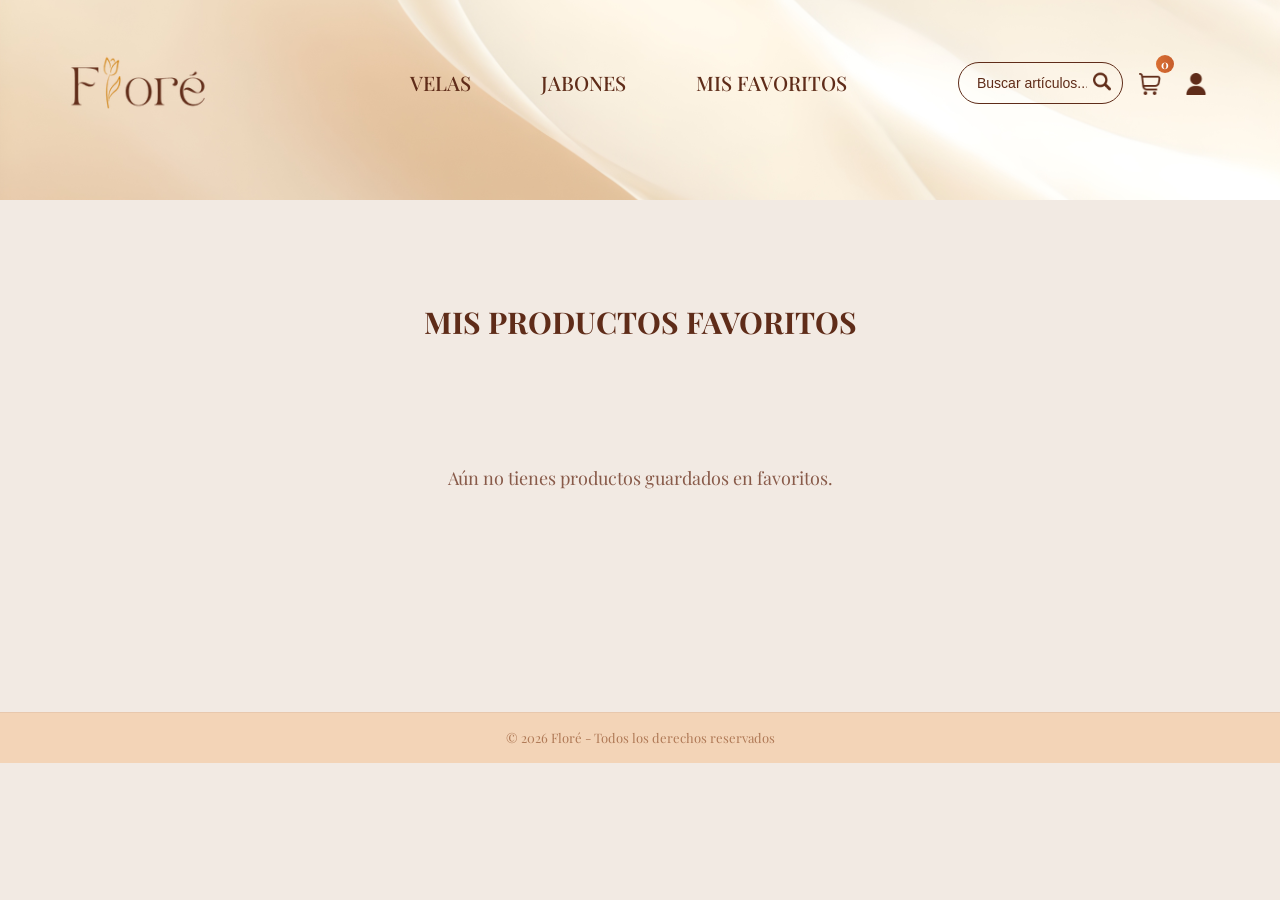
<file: favoritos.html>
<!DOCTYPE html>
<html lang="es">
<head>
    <meta charset="UTF-8">
    <meta name="viewport" content="width=device-width, initial-scale=1.0">
    <title>FLORÉ - Mis Favoritos</title>
    <link rel="stylesheet" href="ESTILO.css">
    <link rel="icon" href="IMAGENES/flore-icono.png" type="image/png">
    <style>
        header{
    background-image: url(IMAGENES/01.jpeg);
    min-height: 200px;
    background-position: center center;
    background-repeat: no-repeat;
    background-size: cover;
}
        .boton-eliminar-fav {
            position: absolute;
            top: 10px;
            right: 10px;
            background: rgba(255,255,255,0.85);
            border: none;
            width: 36px;
            height: 36px;
            border-radius: 50%;
            display: flex;
            align-items: center;
            justify-content: center;
            cursor: pointer;
            transition: all 0.3s ease;
            z-index: 15;
        }
        .boton-eliminar-fav img {
            width: 20px;
            height: 20px;
            opacity: 0.8;
            transition: 0.3s;
        }
        .boton-eliminar-fav:hover {
            background: #ca4c1e;
            transform: scale(1.1);
        }
        .boton-eliminar-fav:hover img {
            opacity: 1;
            filter: brightness(10);
        }

        .boton-favorito {
            position: absolute;
            top: 15px;
            right: 15px;
            cursor: pointer;
            z-index: 15;
            background-color: rgba(255, 255, 255, 0.8);
            border-radius: 50%;
            padding: 6px;
            display: flex;
            align-items: center;
            justify-content: center;
            transition: all 0.3s ease;
            border: none;
        }
        .corazon-icono {
            width: 22px;
            height: 22px;
            stroke: #885a49;
            fill: transparent;
            transition: all 0.3s ease;
        }
        .boton-favorito.activo .corazon-icono {
            stroke: #ca4c1e;
            fill: #ca4c1e;
        }
        .boton-favorito:hover {
            transform: scale(1.15);
        }

        .imagen-producto img {
            width: 100%;
            height: 180px;
            object-fit: contain;
            border-radius: 5px;
            margin-bottom: 10px;
        }
        .contenido-producto h3 {
            color: #5f2c19;
            font-size: 18px;
            margin-bottom: 5px;
        }
        .contenido-producto p {
            color: #885a49;
            font-size: 14px;
            margin-bottom: 5px;
        }
        .peso-producto {
            color: #ca4c1e;
            font-weight: 500;
        }
        .iconos-compra {
            margin-top: 12px;
        }
        .comprar {
            display: flex;
            align-items: center;
            justify-content: center;
            gap: 8px;
            background: linear-gradient(90deg,#D96F32 0%, #C75D2C 100%);
            color: white;
            padding: 8px;
            border-radius: 20px;
            font-weight: bold;
            cursor: pointer;
            transition: opacity 0.2s ease;
        }
        .comprar:hover {
            opacity: 0.9;
        }
        .comprar img {
            width: 14px;
            height: 14px;
        }
        .prod-header .title{
            font-size: 30px;

            }

        .derechos {
            text-align: center;
            padding: 15px;
            color: #b07a57;
            font-size: 13px;
            background: #f3d4b7;
            border-top: 1px solid #e8c8ad;
        }

        @media (max-width: 768px) {
            .barra-busqueda {
                width: 130px;
            }
            .navbar ul {
                gap: 12px;
            }
            .prod-header .title {
                font-size: 22px;
            }
        }
    </style>
</head>
<body>
    <header>
        <div class="menu container">
            <a href="index.html"> 
              <img src="IMAGENES/FloréLOGO.png" class="logo" alt="FLORÉ">
    </a>

    
    <!-- Navegación al centro -->
    <nav class="navbar">
        <ul>
            <li><a href="velas.html">Velas</a></li>
            <li><a href="jabones.html">Jabones</a></li>
            <li><a href="favoritos.html">Mis Favoritos</a></li>
        </ul>
    </nav>

    <!-- Acciones al lado derecho: Buscador + Carrito + Perfil -->
    <div class="menu-acciones">
        <div class="barra-busqueda">
            <input type="text" id="texto-busqueda" placeholder="Buscar artículos...">
            <button type="button">
                <img src="IMAGENES/BUSCAR CAFE.png" alt="Buscar" class="icono-busqueda">
            </button>
        </div>

        <div class="carrito-item">
            <a href="carrito.html" class="enlace-carrito">
                <img src="IMAGENES/carro compras- cafe.png" alt="Carrito" class="icon-carrito">
                <span class="contador-carrito" id="contador-carrito">0</span>
            </a>
        </div>

        <div class="perfil-item">
            <a href="perfil.html" class="enlace-perfil">
                <img src="IMAGENES/usuario.png" alt="Perfil" class="icon-perfil">
            </a>
        </div>
    </div>
</div>


        <div class="header-content container"></div>
    </header>

    <main class="producto-menu">
        <div class="container">
            <div class="prod-header"> 
                <h2 class="title" id="titulo-principal">Mis Productos Favoritos</h2>
            </div>

            <div class="contenedor-productos-todos" id="vista-normal">
                <div class="box-container-general" id="lista-favoritos">
                    <p class="texto-vacio">Aún no tienes productos guardados en favoritos.</p>
                </div>
            </div>

            <div class="contenedor-productos-todos" id="vista-busqueda" style="display: none;">
                <div class="box-container-general" id="resultados-busqueda"></div>
            </div>
        </div>
    </main>

    <div class="derechos">
        <p>© 2026 Floré - Todos los derechos reservados</p>
    </div>

    <script>
       document.addEventListener('DOMContentLoaded', function () {
    const contenedorFavoritos = document.getElementById('lista-favoritos');
    let listaFavoritos = JSON.parse(localStorage.getItem('listaFavoritos')) || [];
    const contadorCarrito = document.getElementById('contador-carrito');
    let productosEnCarrito = JSON.parse(localStorage.getItem('carritoProductos')) || [];

    const tituloPrincipal = document.getElementById('titulo-principal');
    const vistaNormal = document.getElementById('vista-normal');
    const vistaBusqueda = document.getElementById('vista-busqueda');
    const contenedorResultados = document.getElementById('resultados-busqueda');
    const inputBuscar = document.getElementById('texto-busqueda');
    let resultadosActivos = false;
    let baseDeDatosGlobal = [];
    let cargando = false;

    const misPaginasConProductos = [
        "index.html", "velas.html", "ramos.html", "jabones.html"
    ];

    function quitarAcentos(texto) {
        if(!texto) return "";
        return texto.normalize("NFD").replace(/[\u0300-\u036f]/g, "").toLowerCase();
    }

    function actualizarContadorCarrito() {
        let total = productosEnCarrito.reduce((suma, item) => suma + (Number(item.cantidad) || 0), 0);
        if(contadorCarrito) contadorCarrito.textContent = total;
    }
    actualizarContadorCarrito();

    async function cargarTodosLosProductos() {
        if(baseDeDatosGlobal.length > 0) return;
        try {
            baseDeDatosGlobal = [];
            for (const pagina of misPaginasConProductos) {
                try {
                    const respuesta = await fetch(pagina);
                    if (!respuesta.ok) continue;
                    const textoHtml = await respuesta.text();
                    const parser = new DOMParser();
                    const documento = parser.parseFromString(textoHtml, 'text/html');

                    const productosDeEstaPagina = documento.querySelectorAll('.box-producto');
                    productosDeEstaPagina.forEach(prod => {
                        const nombre = prod.querySelector('h3')?.textContent.trim() || "";
                        const parrafoDesc = prod.querySelector('.contenido-producto > p:first-of-type');
                        const descripcionCorta = parrafoDesc ? parrafoDesc.textContent.trim() : "Sin descripción disponible";
                        const botonDatos = prod.querySelector('.comprar');
                        if (!botonDatos) return;

                        const descripcionLarga = botonDatos.dataset.descripcion?.trim() || descripcionCorta;
                        const imagen = prod.querySelector('img')?.getAttribute('src') || "";
                        const imagenes = botonDatos.dataset.imagenes || "";

                        if (nombre && botonDatos) {
                            baseDeDatosGlobal.push({
                                nombre: nombre,
                                descripcion_corta: descripcionCorta,
                                descripcion_larga: descripcionLarga,
                                imagen: imagen,
                                imagenes: imagenes,
                                precio: botonDatos.dataset.precio || "",
                                peso: botonDatos.dataset.peso || "",
                                colores: botonDatos.dataset.colores || "",
                                aromas: botonDatos.dataset.aromas || ""
                            });
                        }
                    });
                } catch(err) {
                    console.warn("No se pudo cargar:", pagina);
                }
            }
        } catch (error) {
            console.error("❌ Error al cargar catálogo:", error);
        }
    }

    function mostrarVistaFavoritos() {
        contenedorFavoritos.innerHTML = '';
        if (listaFavoritos.length === 0) {
            contenedorFavoritos.innerHTML = `<p class="texto-vacio">Aún no tienes productos guardados en favoritos.</p>`;
            return;
        }
        listaFavoritos.forEach((producto, indice) => {
            const tarjeta = document.createElement('div');
            tarjeta.className = 'box-producto';
            const coloresGuardados = producto.colores || "";
            const aromasGuardados = producto.aromas || "";
            const imagenesGuardadas = producto.imagenes || "";
            tarjeta.innerHTML = `
                <div class="producto-item">
                    <button class="boton-eliminar-fav" data-indice="${indice}">
                        <img src="IMAGENES/Basura-cafe.png" alt="Eliminar de favoritos">
                    </button>
                    <div class="imagen-producto">
                        <img src="${producto.imagen}" alt="${producto.nombre}">
                    </div>
                    <div class="contenido-producto">
                        <h3>${producto.nombre}</h3>
                        <p>Producto agregado a tus favoritos</p>
                        <p class="peso-producto">Peso: ${producto.peso || 'Sin peso'}</p>
                        <div class="iconos-compra">
                            <div class="comprar" 
                                data-nombre="${producto.nombre}" 
                                data-precio="${producto.precio || 0}" 
                                data-peso="${producto.peso || '100g'}"
                                data-imagen="${producto.imagen}"
                                data-imagenes="${imagenesGuardadas}"
                                data-descripcion="${producto.descripcion || 'Sin descripción'}"
                                data-colores="${coloresGuardados}"
                                data-aromas="${aromasGuardados}">
                                <span>COMPRAR</span>
                                <img src="IMAGENES/flecha arriba.png" alt="flecha-arriba">
                            </div>
                        </div>
                    </div>
                </div>`;
            contenedorFavoritos.appendChild(tarjeta);
        });
        asignarEventosVistaFavoritos();
    }

    async function buscarEnTiempoReal() {
        if(!inputBuscar || cargando) return;
        cargando = true;

        const textoBuscar = quitarAcentos(inputBuscar.value.trim());

        if (textoBuscar === "") {
            if(resultadosActivos) {
                vistaBusqueda.style.display = "none";
                vistaNormal.style.display = "block";
                tituloPrincipal.textContent = "Mis Productos Favoritos";
                resultadosActivos = false;
            }
            cargando = false;
            return;
        }

        resultadosActivos = true;
        vistaNormal.style.display = "none";
        vistaBusqueda.style.display = "block";
        contenedorResultados.innerHTML = "";

        await cargarTodosLosProductos();

        const resultados = baseDeDatosGlobal.filter(producto => 
            quitarAcentos(producto.nombre).includes(textoBuscar) ||
            quitarAcentos(producto.descripcion_corta).includes(textoBuscar)
        );

        tituloPrincipal.textContent = resultados.length > 0 
            ? `PRODUCTOS ENCONTRADOS (${resultados.length})` 
            : `NINGÚN PRODUCTO COINCIDE`;

        if(resultados.length === 0) {
            contenedorResultados.innerHTML = `<p class="texto-vacio">❌ No se encontraron productos con: "${inputBuscar.value}"</p>`;
            cargando = false;
            return;
        }

        resultados.forEach(prod => {
            const esFavorito = listaFavoritos.some(fav => fav.nombre === prod.nombre);
            const tarjeta = document.createElement('div');
            tarjeta.className = 'box-producto';
            tarjeta.innerHTML = `
                <div class="producto-item">
                    <div class="boton-favorito ${esFavorito ? 'activo' : ''}"
                        data-nombre="${prod.nombre}"
                        data-peso="${prod.peso}"
                        data-precio="${prod.precio}"
                        data-imagen="${prod.imagen}"
                        data-imagenes="${prod.imagenes}"
                        data-descripcion="${prod.descripcion_larga}"
                        data-colores="${prod.colores}"
                        data-aromas="${prod.aromas}">
                        <svg class="corazon-icono" xmlns="http://www.w3.org/2000/svg" viewBox="0 0 24 24" fill="none" stroke="currentColor" stroke-width="2" stroke-linecap="round" stroke-linejoin="round">
                            <path d="M20.84 4.61a5.5 5.5 0 0 0-7.78 0L12 5.67l-1.06-1.06a5.5 5.5 0 0 0-7.78 7.78l1.06 1.06L12 21.23l7.78-7.78 1.06-1.06a5.5 5.5 0 0 0 0-7.78z"/>
                        </svg>
                    </div>
                    <div class="imagen-producto">
                        <img src="${prod.imagen}" alt="${prod.nombre}">
                    </div>
                    <div class="contenido-producto">
                        <h3>${prod.nombre}</h3>
                        <p>${prod.descripcion_corta}</p>
                        <p class="peso-producto">Peso: ${prod.peso || 'Sin peso'}</p>
                        <div class="iconos-compra">
                            <div class="comprar" 
                                data-nombre="${prod.nombre}" 
                                data-precio="${prod.precio}" 
                                data-peso="${prod.peso}"
                                data-imagen="${prod.imagen}"
                                data-imagenes="${prod.imagenes}"
                                data-descripcion="${prod.descripcion_larga}"
                                data-colores="${prod.colores}"
                                data-aromas="${prod.aromas}">
                                <span>COMPRAR</span>
                                <img src="IMAGENES/flecha arriba.png" alt="flecha-arriba">
                            </div>
                        </div>
                    </div>
                </div>`;
            contenedorResultados.appendChild(tarjeta);
        });

        activarEventosGlobales();
        cargando = false;
    }

    function asignarEventosVistaFavoritos() {
        document.querySelectorAll('.boton-eliminar-fav').forEach(boton => {
            boton.addEventListener('click', function () {
                const idx = parseInt(this.dataset.indice);
                listaFavoritos.splice(idx, 1);
                localStorage.setItem('listaFavoritos', JSON.stringify(listaFavoritos));
                mostrarVistaFavoritos();
            });
        });
        document.querySelectorAll('.comprar').forEach(btn => btn.addEventListener('click', irAProducto));
    }

    function activarEventosGlobales() {
        document.querySelectorAll('.boton-favorito').forEach(corazon => {
            corazon.addEventListener('click', function(e) {
                e.preventDefault();
                e.stopPropagation();
                
                const datos = {
                    nombre: this.dataset.nombre,
                    imagen: this.dataset.imagen,
                    imagenes: this.dataset.imagenes || "",
                    peso: this.dataset.peso,
                    precio: this.dataset.precio,
                    descripcion: this.dataset.descripcion,
                    colores: this.dataset.colores,
                    aromas: this.dataset.aromas
                };

                const existe = listaFavoritos.some(f => f.nombre === datos.nombre);
                if(existe) {
                    listaFavoritos = listaFavoritos.filter(f => f.nombre !== datos.nombre);
                    this.classList.remove('activo');
                } else {
                    listaFavoritos.push(datos);
                    this.classList.add('activo');
                }

                localStorage.setItem('listaFavoritos', JSON.stringify(listaFavoritos));
            });
        });
        document.querySelectorAll('.comprar').forEach(btn => btn.addEventListener('click', irAProducto));
    }

    function irAProducto() {
        const nombre = encodeURIComponent(this.dataset.nombre);
        const precio = this.dataset.precio;
        const peso = encodeURIComponent(this.dataset.peso);
        const imagen = encodeURIComponent(this.dataset.imagen);
        const imagenes = encodeURIComponent(this.dataset.imagenes || "");
        const descripcion = encodeURIComponent(this.dataset.descripcion || "Sin descripción");
        const colores = encodeURIComponent(this.dataset.colores || "");
        const aromas = encodeURIComponent(this.dataset.aromas || "");
        window.location.href = `producto.html?nombre=${nombre}&precio=${precio}&peso=${peso}&imagen=${imagen}&imagenes=${imagenes}&descripcion=${descripcion}&colores=${colores}&aromas=${aromas}`;
    }

    if(inputBuscar) inputBuscar.addEventListener('input', buscarEnTiempoReal);
    mostrarVistaFavoritos();
});
    </script>
</body>
</html>
</file>
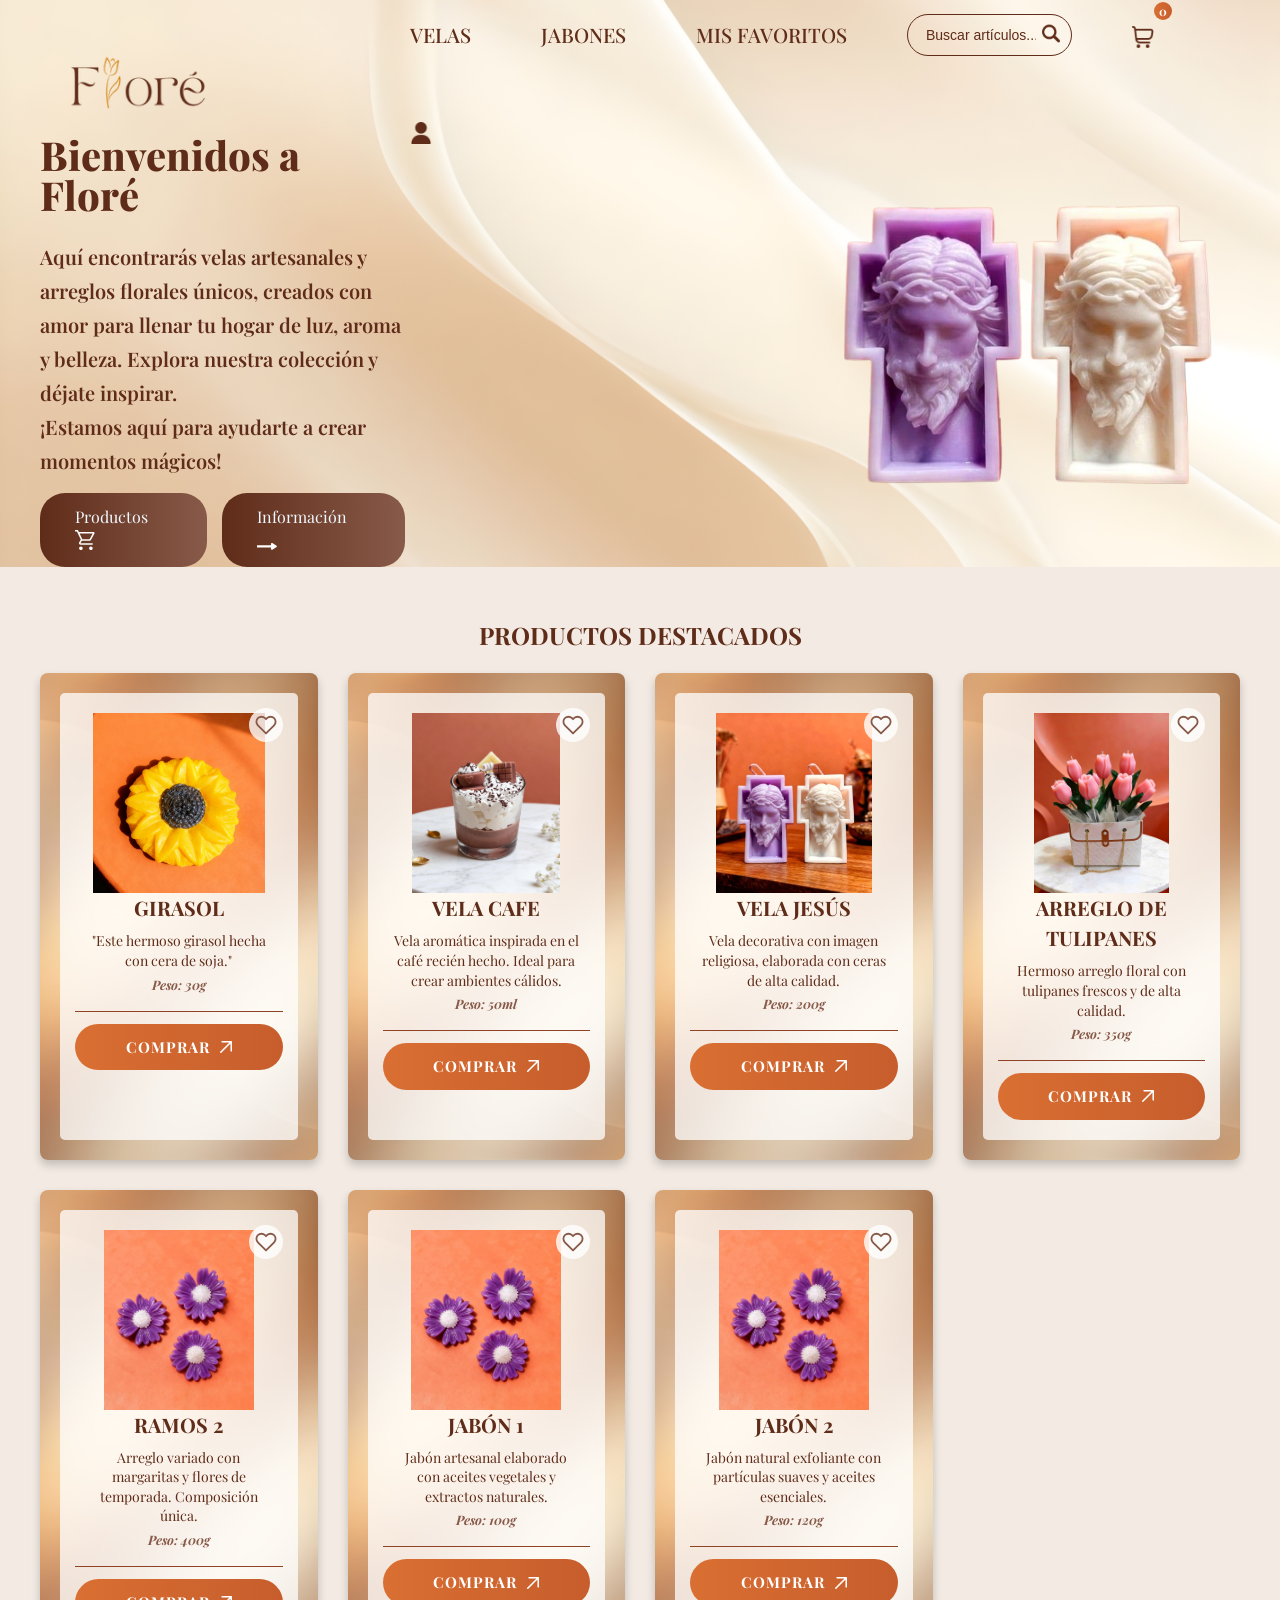
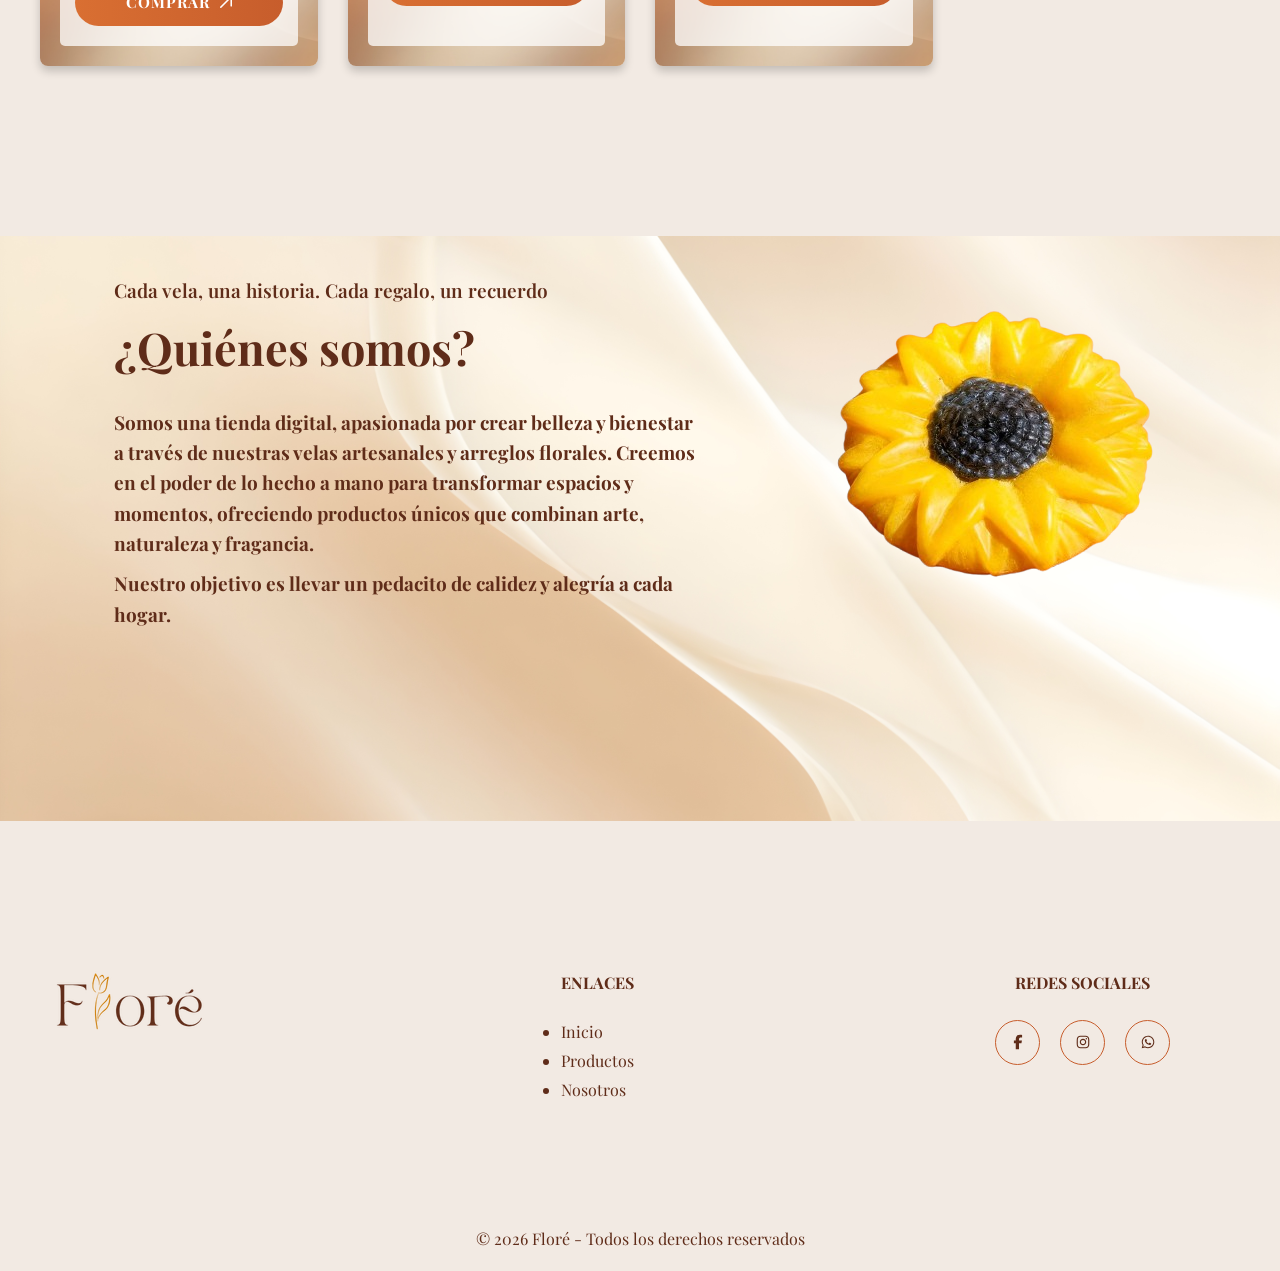
<file: FLORÉ.html>
<!DOCTYPE html>
<html lang="es">

<head>
    <meta charset="UTF-8">
    <meta name="viewport" content="width=device-width, initial-scale=1.0">
    <title>FLORÉ</title>
    <link rel="stylesheet" href="ESTILO.css">
    <link rel="icon" href="IMAGENES/flore-icono.png" type="image/png">
</head>
<body>
    <header>
        <div class="menu container">
            <a href="FLORÉ.html">
                <img src="IMAGENES/FloréLOGO.png" class="logo" alt="">
            </a>


            <nav class="navbar">
                <ul>
                    <li><a href="velas.html">Velas</a></li>
                    <li><a href="jabones.html">Jabones</a></li>
                    <li><a href="favoritos.html">Mis Favoritos</a></li>

                    <!-- ✅ BARRA DE BÚSQUEDA CON DISEÑO IGUAL AL RESTO -->
                    <div class="barra-busqueda">
                        <input type="text" id="texto-busqueda" placeholder="Buscar artículos...">
                        <button type="button">
                            <img src="IMAGENES/BUSCAR CAFE.png" alt="Buscar" class="icono-busqueda">
                        </button>
                        
                    </div>

                 

                    <li class="carrito-item">
                        <a href="carrito.html" class="enlace-carrito">
                            <img src="IMAGENES/carro compras- cafe.png" alt="Carrito" class="icon-carrito">
                            <span class="contador-carrito" id="contador-carrito">0</span>
                        </a>
                    </li>

                    <li class="perfil-item">
                        <a href="perfil.html" class="enlace-perfil">
                            <img src="IMAGENES/usuario.png" alt="Carrito" class="icon-perfil">
                        </a>
                    </li>


                </ul>
            </nav>
        </div>

        <DIV class="header-content container">
            <div class="header-txt">
                <h1>Bienvenidos a Floré</h1>
                <P>
                    Aquí encontrarás velas artesanales y arreglos florales únicos,
                    creados con amor para llenar tu hogar de luz, aroma y belleza.
                    Explora nuestra colección y déjate inspirar.
                </P>
                <p>¡Estamos aquí para ayudarte a crear momentos mágicos!</p>
                <div class="botones">
                    <a href="#productos-contenido" class="btn-1">Productos <img class="icon" src="IMAGENES/car.svg" alt=""></a>
                    <a href="#info" class="btn-2">Información <img class="icon" src="IMAGENES/arrow.svg" alt=""></a>
                </div>
            </div>
            <div class="header-img"></div>
            <img src="IMAGENES/velajesus.png" class="velas" alt="">
        </DIV>
    </header>


    <main class="producto-menu" id="productos-contenido">
        <div class="container">

            <div class="prod-header">
                <!-- ✅ TÍTULO QUE CAMBIA SOLO -->
                <h2 id="titulo-productos">PRODUCTOS DESTACADOS</h2>
            </div>

            <!-- Secciones de anclaje -->
            <section id="velas"></section>
            <section id="ramos"></section>
            <section id="jabones"></section>


            <!-- ✅ VISTA ORIGINAL -->
            <div class="contenedor-productos-todos" id="vista-original">
                <div class="box-container-general" id="todos-los-productos">

                    <!-- ============================================== -->
                    <!-- ✅ TODOS LOS PRODUCTOS CORREGIDOS -->
                    <!-- ============================================== -->

                    <!-- PRODUCTO: GIRASOL -->
                    <div class="box-producto">
                        <div class="producto-item">
                            <div class="boton-favorito" 
                                data-nombre="GIRASOL" 
                                data-peso="30g" 
                                data-precio="25.00" 
                                data-imagen="IMAGENES/Girasol.jpg"
                                data-descripcion="Este hermoso girasol hecha con cera de soja. Hecho totalmente a mano con mucho detalle y dedicacion"
                                data-colores="Amarillo,Naranja"
                                data-aromas="Vainilla,Frutos Rojos">
                                <svg class="corazon-icono" xmlns="http://www.w3.org/2000/svg" width="24" height="24" viewBox="0 0 24 24" fill="none" stroke="currentColor" stroke-width="2" stroke-linecap="round" stroke-linejoin="round">
                                    <path d="M20.84 4.61a5.5 5.5 0 0 0-7.78 0L12 5.67l-1.06-1.06a5.5 5.5 0 0 0-7.78 7.78l1.06 1.06L12 21.23l7.78-7.78 1.06-1.06a5.5 5.5 0 0 0 0-7.78z"/>
                                </svg>
                            </div>

                            <div class="imagen-producto">
                                <img src="IMAGENES/Girasol.jpg" alt="GIRASOL">
                            </div>

                            <div class="contenido-producto">
                                <h3>Girasol</h3>
                                <!-- ✅ AHORA MUESTRA LA DESCRIPCIÓN CORRECTA -->
                                <p>"Este hermoso girasol hecha con cera de soja."</p>
                                <p class="peso-producto">Peso: 30g</p>

                                <div class="iconos-compra">
                                    <!-- ✅ BOTÓN CON TODOS LOS DATOS COMPLETOS -->
                                    <div class="comprar" 
                                        data-nombre="GIRASOL" 
                                        data-peso="30g" 
                                        data-precio="25.00" 
                                        data-imagen="IMAGENES/Girasol.jpg"
                                        data-descripcion="Este hermoso girasol hecha con cera de soja.||Es el regalo perfecto para decorar cualquier espacio especial. Hecho totalmente a mano con mucho detalle y dedicacion"
                                        data-colores="Amarillo,Naranja"
                                        data-aromas="Vainilla,Frutos Rojos">
                                        <span>COMPRAR</span>
                                        <img src="IMAGENES/flecha arriba.png" alt="flecha-arriba">
                                    </div>
                                </div>
                            </div>
                        </div>
                    </div>

                    <!-- PRODUCTO: VELA CAFE -->
                    <div class="box-producto">
                        <div class="producto-item">
                            <div class="boton-favorito" 
                                data-nombre="VELA CAFE" 
                                data-peso="50ml" 
                                data-precio="30.00" 
                                data-imagen="IMAGENES/vela cafe.png"
                                data-descripcion="Vela aromática inspirada en el café recién hecho.||Ideal para crear ambientes cálidos y acogedores en tus momentos de lectura o descanso."
                                data-colores="Marrón,Beige"
                                data-aromas="Café,Canela">
                                <svg class="corazon-icono" xmlns="http://www.w3.org/2000/svg" width="24" height="24" viewBox="0 0 24 24" fill="none" stroke="currentColor" stroke-width="2" stroke-linecap="round" stroke-linejoin="round">
                                    <path d="M20.84 4.61a5.5 5.5 0 0 0-7.78 0L12 5.67l-1.06-1.06a5.5 5.5 0 0 0-7.78 7.78l1.06 1.06L12 21.23l7.78-7.78 1.06-1.06a5.5 5.5 0 0 0 0-7.78z"/>
                                </svg>
                            </div>
                            <div class="imagen-producto">
                                <img src="IMAGENES/vela cafe.png" alt="Vela Café">
                            </div>
                            <div class="contenido-producto">
                                <h3>VELA CAFE</h3>
                                <p>Vela aromática inspirada en el café recién hecho. Ideal para crear ambientes cálidos.</p>
                                <p class="peso-producto">Peso: 50ml</p>
                                <div class="iconos-compra">
                                    <div class="comprar" 
                                        data-nombre="VELA CAFE" 
                                        data-peso="50ml" 
                                        data-precio="30.00" 
                                        data-imagen="IMAGENES/vela cafe.png"
                                        data-descripcion="Vela aromática inspirada en el café recién hecho.||Ideal para crear ambientes cálidos y acogedores en tus momentos de lectura o descanso."
                                        data-colores="Marrón,Beige"
                                        data-aromas="Café,Canela">
                                        <span>COMPRAR</span>
                                        <img src="IMAGENES/flecha arriba.png" alt="flecha-arriba">
                                    </div>
                                </div>
                            </div>
                        </div>
                    </div>

                    <!-- PRODUCTO: VELA JESÚS -->
                    <div class="box-producto">
                        <div class="producto-item">
                            <div class="boton-favorito" 
                                data-nombre="VELA JESÚS" 
                                data-peso="200g" 
                                data-precio="40.00" 
                                data-imagen="IMAGENES/VelasJesus.jpg"
                                data-descripcion="Vela decorativa con imagen religiosa, elaborada con ceras de alta calidad.||Un regalo significativo para ocasiones especiales o para tu hogar."
                                data-colores="Blanco,Dorado"
                                data-aromas="Incienso,Madera">
                                <svg class="corazon-icono" xmlns="http://www.w3.org/2000/svg" width="24" height="24" viewBox="0 0 24 24" fill="none" stroke="currentColor" stroke-width="2" stroke-linecap="round" stroke-linejoin="round">
                                    <path d="M20.84 4.61a5.5 5.5 0 0 0-7.78 0L12 5.67l-1.06-1.06a5.5 5.5 0 0 0-7.78 7.78l1.06 1.06L12 21.23l7.78-7.78 1.06-1.06a5.5 5.5 0 0 0 0-7.78z"/>
                                </svg>
                            </div>
                            <div class="imagen-producto">
                                <img src="IMAGENES/VelasJesus.jpg" alt="Vela Jesús">
                            </div>
                            <div class="contenido-producto">
                                <h3>VELA JESÚS</h3>
                                <p>Vela decorativa con imagen religiosa, elaborada con ceras de alta calidad.</p>
                                <p class="peso-producto">Peso: 200g</p>
                                <div class="iconos-compra">
                                    <div class="comprar" 
                                        data-nombre="VELA JESÚS" 
                                        data-peso="200g" 
                                        data-precio="40.00" 
                                        data-imagen="IMAGENES/VelasJesus.jpg"
                                        data-descripcion="Vela decorativa con imagen religiosa, elaborada con ceras de alta calidad.||Un regalo significativo para ocasiones especiales o para tu hogar."
                                        data-colores="Blanco,Dorado"
                                        data-aromas="Incienso,Madera">
                                        <span>COMPRAR</span>
                                        <img src="IMAGENES/flecha arriba.png" alt="flecha-arriba">
                                    </div>
                                </div>
                            </div>
                        </div>
                    </div>

                    <!-- PRODUCTO: ARREGLO DE TULIPANES -->
                    <div class="box-producto">
                        <div class="producto-item">
                            <div class="boton-favorito" 
                                data-nombre="Arreglo de Tulipanes" 
                                data-peso="350g" 
                                data-precio="50.00" 
                                data-imagen="IMAGENES/arreglo de tulipanes.png"
                                data-descripcion="Hermoso arreglo floral con tulipanes frescos y de alta calidad.||Ideal para regalar en aniversarios o celebraciones importantes."
                                data-colores="Rojo,Rosa,Amarillo"
                                data-aromas="Fresco,Natural">
                                <svg class="corazon-icono" xmlns="http://www.w3.org/2000/svg" width="24" height="24" viewBox="0 0 24 24" fill="none" stroke="currentColor" stroke-width="2" stroke-linecap="round" stroke-linejoin="round">
                                    <path d="M20.84 4.61a5.5 5.5 0 0 0-7.78 0L12 5.67l-1.06-1.06a5.5 5.5 0 0 0-7.78 7.78l1.06 1.06L12 21.23l7.78-7.78 1.06-1.06a5.5 5.5 0 0 0 0-7.78z"/>
                                </svg>
                            </div>
                            <div class="imagen-producto">
                                <img src="IMAGENES/arreglo de tulipanes.png" alt="Arreglo de Tulipanes">
                            </div>
                            <div class="contenido-producto">
                                <h3>Arreglo de Tulipanes</h3>
                                <p>Hermoso arreglo floral con tulipanes frescos y de alta calidad.</p>
                                <p class="peso-producto">Peso: 350g</p>
                                <div class="iconos-compra">
                                    <div class="comprar" 
                                        data-nombre="Arreglo de Tulipanes" 
                                        data-peso="350g" 
                                        data-precio="50.00" 
                                        data-imagen="IMAGENES/arreglo de tulipanes.png"
                                        data-descripcion="Hermoso arreglo floral con tulipanes frescos y de alta calidad.||Ideal para regalar en aniversarios o celebraciones importantes."
                                        data-colores="Rojo,Rosa,Amarillo"
                                        data-aromas="Fresco,Natural">
                                        <span>COMPRAR</span>
                                        <img src="IMAGENES/flecha arriba.png" alt="flecha-arriba">
                                    </div>
                                </div>
                            </div>
                        </div>
                    </div>

                    <!-- PRODUCTO: RAMOS 2 -->
                    <div class="box-producto">
                        <div class="producto-item">
                            <div class="boton-favorito" 
                                data-nombre="RAMOS 2" 
                                data-peso="400g" 
                                data-precio="60.00" 
                                data-imagen="IMAGENES/margaritas.png"
                                data-descripcion="Arreglo variado con margaritas y flores de temporada.||Composición única diseñada para alegrar cualquier rincón de tu hogar."
                                data-colores="Blanco,Amarillo,Rosa"
                                data-aromas="Campo,Fresco">
                                <svg class="corazon-icono" xmlns="http://www.w3.org/2000/svg" width="24" height="24" viewBox="0 0 24 24" fill="none" stroke="currentColor" stroke-width="2" stroke-linecap="round" stroke-linejoin="round">
                                    <path d="M20.84 4.61a5.5 5.5 0 0 0-7.78 0L12 5.67l-1.06-1.06a5.5 5.5 0 0 0-7.78 7.78l1.06 1.06L12 21.23l7.78-7.78 1.06-1.06a5.5 5.5 0 0 0 0-7.78z"/>
                                </svg>
                            </div>
                            <div class="imagen-producto">
                                <img src="IMAGENES/margaritas.png" alt="Margaritas">
                            </div>
                            <div class="contenido-producto">
                                <h3>RAMOS 2</h3>
                                <p>Arreglo variado con margaritas y flores de temporada. Composición única.</p>
                                <p class="peso-producto">Peso: 400g</p>
                                <div class="iconos-compra">
                                    <div class="comprar" 
                                        data-nombre="RAMOS 2" 
                                        data-peso="400g" 
                                        data-precio="60.00" 
                                        data-imagen="IMAGENES/margaritas.png"
                                        data-descripcion="Arreglo variado con margaritas y flores de temporada.||Composición única diseñada para alegrar cualquier rincón de tu hogar."
                                        data-colores="Blanco,Amarillo,Rosa"
                                        data-aromas="Campo,Fresco">
                                        <span>COMPRAR</span>
                                        <img src="IMAGENES/flecha arriba.png" alt="flecha-arriba">
                                    </div>
                                </div>
                            </div>
                        </div>
                    </div>

                    <!-- PRODUCTO: JABÓN 1 -->
                    <div class="box-producto">
                        <div class="producto-item">
                            <div class="boton-favorito" 
                                data-nombre="JABÓN 1" 
                                data-peso="100g" 
                                data-precio="15.00" 
                                data-imagen="IMAGENES/margaritas.png"
                                data-descripcion="Jabón artesanal elaborado con aceites vegetales y extractos naturales.||Suave con tu piel y respetuoso con el medio ambiente."
                                data-colores="Verde,Blanco"
                                data-aromas="Lavanda,Limón">
                                <svg class="corazon-icono" xmlns="http://www.w3.org/2000/svg" width="24" height="24" viewBox="0 0 24 24" fill="none" stroke="currentColor" stroke-width="2" stroke-linecap="round" stroke-linejoin="round">
                                    <path d="M20.84 4.61a5.5 5.5 0 0 0-7.78 0L12 5.67l-1.06-1.06a5.5 5.5 0 0 0-7.78 7.78l1.06 1.06L12 21.23l7.78-7.78 1.06-1.06a5.5 5.5 0 0 0 0-7.78z"/>
                                </svg>
                            </div>
                            <div class="imagen-producto">
                                <img src="IMAGENES/margaritas.png" alt="Margaritas">
                            </div>
                            <div class="contenido-producto">
                                <h3>JABÓN 1</h3>
                                <p>Jabón artesanal elaborado con aceites vegetales y extractos naturales.</p>
                                <p class="peso-producto">Peso: 100g</p>
                                <div class="iconos-compra">
                                    <div class="comprar" 
                                        data-nombre="JABÓN 1" 
                                        data-peso="100g" 
                                        data-precio="15.00" 
                                        data-imagen="IMAGENES/margaritas.png"
                                        data-descripcion="Jabón artesanal elaborado con aceites vegetales y extractos naturales.||Suave con tu piel y respetuoso con el medio ambiente."
                                        data-colores="Verde,Blanco"
                                        data-aromas="Lavanda,Limón">
                                        <span>COMPRAR</span>
                                        <img src="IMAGENES/flecha arriba.png" alt="flecha-arriba">
                                    </div>
                                </div>
                            </div>
                        </div>
                    </div>

                    <!-- PRODUCTO: JABÓN 2 -->
                    <div class="box-producto">
                        <div class="producto-item">
                            <div class="boton-favorito" 
                                data-nombre="JABÓN 2" 
                                data-peso="120g" 
                                data-precio="18.00" 
                                data-imagen="IMAGENES/margaritas.png"
                                data-descripcion="Jabón natural exfoliante con partículas suaves y aceites esenciales.||Deja tu piel limpia, hidratada y con una sensación de frescura duradera."
                                data-colores="Marrón,Beige"
                                data-aromas="Coco,Vainilla">
                                <svg class="corazon-icono" xmlns="http://www.w3.org/2000/svg" width="24" height="24" viewBox="0 0 24 24" fill="none" stroke="currentColor" stroke-width="2" stroke-linecap="round" stroke-linejoin="round">
                                    <path d="M20.84 4.61a5.5 5.5 0 0 0-7.78 0L12 5.67l-1.06-1.06a5.5 5.5 0 0 0-7.78 7.78l1.06 1.06L12 21.23l7.78-7.78 1.06-1.06a5.5 5.5 0 0 0 0-7.78z"/>
                                </svg>
                            </div>
                            <div class="imagen-producto">
                                <img src="IMAGENES/margaritas.png" alt="Margaritas">
                            </div>
                            <div class="contenido-producto">
                                <h3>JABÓN 2</h3>
                                <p>Jabón natural exfoliante con partículas suaves y aceites esenciales.</p>
                                <p class="peso-producto">Peso: 120g</p>
                                <div class="iconos-compra">
                                    <div class="comprar" 
                                        data-nombre="JABÓN 2" 
                                        data-peso="120g" 
                                        data-precio="18.00" 
                                        data-imagen="IMAGENES/margaritas.png"
                                        data-descripcion="Jabón natural exfoliante con partículas suaves y aceites esenciales.||Deja tu piel limpia, hidratada y con una sensación de frescura duradera."
                                        data-colores="Marrón,Beige"
                                        data-aromas="Coco,Vainilla">
                                        <span>COMPRAR</span>
                                        <img src="IMAGENES/flecha arriba.png" alt="flecha-arriba">
                                    </div>
                                </div>
                            </div>
                        </div>
                    </div>

                </div>
            </div>

            <!-- ✅ VISTA DE BÚSQUEDA (SE MUESTRA AL BUSCAR) -->
            <div id="vista-busqueda" style="display: none;">
                <div id="resultados-busqueda" class="box-container-general"></div>
            </div>

        </div>
    </main>

    <section class="info" id="info">
        <div class="info-container">
            <div class="info-img">
                <img src="IMAGENES/girasol-transparente.png" alt="">
            </div>
            <div class="info-txt">
                <p>Cada vela, una historia. Cada regalo, un recuerdo</p>
                <h2>¿Quiénes somos?</h2>
                <div class="info-sec">
                    <div class="info-txt2">
                        <p>Somos una tienda digital, apasionada por crear belleza y
                            bienestar a través de nuestras velas artesanales y arreglos florales.
                            Creemos en el poder de lo hecho a mano para transformar espacios y
                            momentos, ofreciendo productos únicos que combinan arte, naturaleza y fragancia. </p>
                        <p>Nuestro objetivo es llevar un pedacito de calidez y alegría a cada hogar.</p>
                    </div>
                </div>
            </div>
        </div>
    </section>


    <footer class="footer-container">
        <img class="logo-2" src="IMAGENES/FloréLOGO.png" alt="">
        <div class="links">
            <h4>Enlaces</h4>
            <ul>
                <li><a href="#">Inicio</a></li>
                <li><a href="#productos-contenido">Productos</a></li>
                <li><a href="#info">Nosotros</a></li>
            </ul>
        </div>
        <div class="links">
            <h4>Redes Sociales</h4>
            <div class="sociales">
                <a href="https://www.facebook.com/profile.php?id=61588585256446"><div class="social"><img src="IMAGENES/facebook-cafe.svg" alt=""></div></a>
                <a href="https://www.instagram.com/flore_arregloseternos/"><div class="social"><img src="IMAGENES/instagram-cafe.svg" alt=""></div></a>
                <a href="#"><div class="social"><img src="IMAGENES/whatsapp-cafe.svg" alt=""></div></a>
            </div>
        </div>
    </footer>

    <div class="derechos">
            <p>© 2026 Floré - Todos los derechos reservados</p>
        </div>

    <script src="Scrip.js"></script>

     <script>
  document.addEventListener('DOMContentLoaded', function () {

    // 🧩 ELEMENTOS GENERALES
    const inputBuscar = document.getElementById('texto-busqueda');
    const titulo = document.getElementById('titulo-productos');
    const vistaOriginal = document.getElementById('vista-original');
    const vistaBusqueda = document.getElementById('vista-busqueda');
    const contenedorResultados = document.getElementById('resultados-busqueda');

    let resultadosActivos = false;
    let baseDeDatosGlobal = [];
    let cargando = false;
    let listaFavoritos = JSON.parse(localStorage.getItem('listaFavoritos')) || [];
    const contadorCarrito = document.getElementById('contador-carrito');
    let productosEnCarrito = JSON.parse(localStorage.getItem('carritoProductos')) || [];

    // 📄 LISTA DE TODAS LAS PÁGINAS A BUSCAR
    const misPaginasConProductos = [
        "FLORÉ.html", "velas.html", "ramos.html", "jabones.html"
    ];

    // 🔧 QUITAR ACENTOS PARA BÚSQUEDA PERFECTA
    function quitarAcentos(texto) {
        if (!texto) return "";
        return texto.normalize("NFD").replace(/[\u0300-\u036f]/g, "").toLowerCase();
    }

    // 🛒 ACTUALIZAR CONTADOR CARRITO
    function actualizarContadorCarrito() {
        let total = productosEnCarrito.reduce((suma, item) => suma + (Number(item.cantidad) || 0), 0);
        if(contadorCarrito) contadorCarrito.textContent = total;
    }
    actualizarContadorCarrito();

    // 📥 CARGAR TODOS LOS PRODUCTOS - ✅ AHORA LEE Y GUARDA TODO CORRECTAMENTE
    async function cargarTodosLosProductos() {
        if(baseDeDatosGlobal.length > 0) return;
        try {
            baseDeDatosGlobal = [];
            for (const pagina of misPaginasConProductos) {
                try {
                    const respuesta = await fetch(pagina);
                    if (!respuesta.ok) continue;
                    const textoHtml = await respuesta.text();
                    const parser = new DOMParser();
                    const documento = parser.parseFromString(textoHtml, 'text/html');

                    const productosDeEstaPagina = documento.querySelectorAll('.box-producto');
                    productosDeEstaPagina.forEach(prod => {
                        const nombre = prod.querySelector('h3')?.textContent.trim() || "";
                        
                        // ✅ DESCRIPCIÓN CORTA: Para verla en la lista
                        const parrafoCorto = prod.querySelector('.contenido-producto > p:first-of-type');
                        const descripcionCorta = parrafoCorto ? parrafoCorto.textContent.trim() : "Sin descripción";

                        // ✅ DESCRIPCIÓN LARGA + DATOS COMPLETOS: Los extraemos del botón
                        const botonDatos = prod.querySelector('.comprar');
                        if (!botonDatos) return;

                        // ✅ LEEMOS CADA DATO ASEGURANDO QUE NO SEA UNDEFINED
                        const descripcionLarga = botonDatos.dataset.descripcion?.trim() || descripcionCorta;
                        const peso = botonDatos.dataset.peso?.trim() || "No especificado";
                        const colores = botonDatos.dataset.colores?.trim() || "";
                        const aromas = botonDatos.dataset.aromas?.trim() || "";
                        const precio = botonDatos.dataset.precio?.trim() || "0.00";
                        const imagen = prod.querySelector('img')?.getAttribute('src') || "";

                        if (nombre && imagen) {
                            baseDeDatosGlobal.push({
                                nombre: nombre,
                                descripcion_corta: descripcionCorta,
                                descripcion_larga: descripcionLarga,
                                imagen: imagen,
                                precio: precio,
                                peso: peso,
                                colores: colores,
                                aromas: aromas
                            });
                        }
                    });
                } catch(err) {
                    console.warn("No se pudo cargar:", pagina, err);
                }
            }
        } catch (error) {
            console.error("❌ Error al cargar catálogo:", error);
        }
    }

    // ✅ FUNCIÓN PRINCIPAL DE BÚSQUEDA
    async function buscarEnTiempoReal() {
        if(!inputBuscar || cargando) return;
        cargando = true;

        const textoBuscar = quitarAcentos(inputBuscar.value.trim());

        // ✅ VOLVER A VISTA ORIGINAL AL BORRAR
        if (textoBuscar === "") {
            if(resultadosActivos) {
                vistaBusqueda.style.display = "none";
                vistaOriginal.style.display = "block";
                titulo.textContent = "VELAS AROMÁTICAS";
                resultadosActivos = false;
            }
            cargando = false;
            return;
        }

        // ✅ CAMBIAR A MODO BÚSQUEDA
        resultadosActivos = true;
        vistaOriginal.style.display = "none";
        vistaBusqueda.style.display = "block";
        contenedorResultados.innerHTML = "";

        await cargarTodosLosProductos();

        // ✅ FILTRAR
        const resultados = baseDeDatosGlobal.filter(producto => 
            quitarAcentos(producto.nombre).includes(textoBuscar) ||
            quitarAcentos(producto.descripcion_corta).includes(textoBuscar)
        );

        titulo.textContent = resultados.length > 0 
            ? `PRODUCTOS ENCONTRADOS (${resultados.length})` 
            : `NINGÚN PRODUCTO COINCIDE`;

        if(resultados.length === 0) {
            contenedorResultados.innerHTML = `<p class="texto-vacio">❌ No se encontraron productos con: "${inputBuscar.value}"</p>`;
            cargando = false;
            return;
        }

        // ✅ DIBUJAR RESULTADOS CON TODOS LOS DATOS
        resultados.forEach(prod => {
            const esFavorito = listaFavoritos.some(fav => fav.nombre === prod.nombre);
            const tarjeta = document.createElement('div');
            tarjeta.className = 'box-producto';
            tarjeta.innerHTML = `
                <div class="producto-item">
                    <div class="boton-favorito ${esFavorito ? 'activo' : ''}"
                        data-nombre="${prod.nombre}"
                        data-peso="${prod.peso}"
                        data-precio="${prod.precio}"
                        data-imagen="${prod.imagen}"
                        data-descripcion="${prod.descripcion_larga}"
                        data-colores="${prod.colores}"
                        data-aromas="${prod.aromas}">
                        <svg class="corazon-icono" xmlns="http://www.w3.org/2000/svg" viewBox="0 0 24 24" fill="none" stroke="currentColor" stroke-width="2" stroke-linecap="round" stroke-linejoin="round">
                            <path d="M20.84 4.61a5.5 5.5 0 0 0-7.78 0L12 5.67l-1.06-1.06a5.5 5.5 0 0 0-7.78 7.78l1.06 1.06L12 21.23l7.78-7.78 1.06-1.06a5.5 5.5 0 0 0 0-7.78z"/>
                        </svg>
                    </div>
                    <div class="imagen-producto">
                        <img src="${prod.imagen}" alt="${prod.nombre}">
                    </div>
                    <div class="contenido-producto">
                        <h3>${prod.nombre}</h3>
                        <p>${prod.descripcion_corta}</p>
                        <p class="peso-producto">Peso: ${prod.peso || 'Sin peso'}</p>
                        <div class="iconos-compra">
                            <div class="comprar" 
                                data-nombre="${prod.nombre}" 
                                data-precio="${prod.precio}" 
                                data-peso="${prod.peso}"
                                data-imagen="${prod.imagen}"
                                data-descripcion="${prod.descripcion_larga}"
                                data-colores="${prod.colores}"
                                data-aromas="${prod.aromas}">
                                <span>COMPRAR</span>
                                <img src="IMAGENES/flecha arriba.png" alt="flecha-arriba">
                            </div>
                        </div>
                    </div>
                </div>`;
            contenedorResultados.appendChild(tarjeta);
        });

        // ✅ ACTIVAR EVENTOS
        activarEventosGlobales();
        cargando = false;
    }

    // ⚙️ EVENTOS GLOBALES - ✅ CORREGIDO: ENVÍA TODO CODIFICADO
    function activarEventosGlobales() {
        // Corazones favoritos
        document.querySelectorAll('.boton-favorito').forEach(corazon => {
            corazon.addEventListener('click', function() {
                const datos = {
                    nombre: this.dataset.nombre || "",
                    imagen: this.dataset.imagen || "",
                    peso: this.dataset.peso || "",
                    precio: this.dataset.precio || "",
                    descripcion: this.dataset.descripcion || "",
                    colores: this.dataset.colores || "",
                    aromas: this.dataset.aromas || ""
                };
                const existe = listaFavoritos.some(f => f.nombre === datos.nombre);
                if(existe) {
                    listaFavoritos = listaFavoritos.filter(f => f.nombre !== datos.nombre);
                    this.classList.remove('activo');
                } else {
                    listaFavoritos.push(datos);
                    this.classList.add('activo');
                }
                localStorage.setItem('listaFavoritos', JSON.stringify(listaFavoritos));
            });
        });

        // ✅ BOTÓN COMPRAR: AHORA ENVÍA LA URL PERFECTA Y COMPLETA
        document.querySelectorAll('.comprar').forEach(btn => {
            btn.addEventListener('click', function() {
                // 1. Extraemos y ASEGURAMOS que todos los datos existan
                const datos = {
                    nombre: this.dataset.nombre || "Sin nombre",
                    precio: this.dataset.precio || "0.00",
                    peso: this.dataset.peso || "No especificado",
                    imagen: this.dataset.imagen || "",
                    descripcion: this.dataset.descripcion || "Sin descripción",
                    colores: this.dataset.colores || "",
                    aromas: this.dataset.aromas || ""
                };

                // 2. CODIFICAMOS TODO para que no se rompa nada con espacios ni tildes
                const url = `producto.html?nombre=${encodeURIComponent(datos.nombre)}` +
                            `&precio=${encodeURIComponent(datos.precio)}` +
                            `&peso=${encodeURIComponent(datos.peso)}` +
                            `&imagen=${encodeURIComponent(datos.imagen)}` +
                            `&descripcion=${encodeURIComponent(datos.descripcion)}` +
                            `&colores=${encodeURIComponent(datos.colores)}` +
                            `&aromas=${encodeURIComponent(datos.aromas)}`;

                // 3. Vamos a la vista previa
                window.location.href = url;
            });
        });
    }

    // 🚀 INICIAR
    if(inputBuscar) {
        inputBuscar.addEventListener('input', buscarEnTiempoReal);
    }

    activarEventosGlobales();

});
</script>
</body>
</html>
</file>
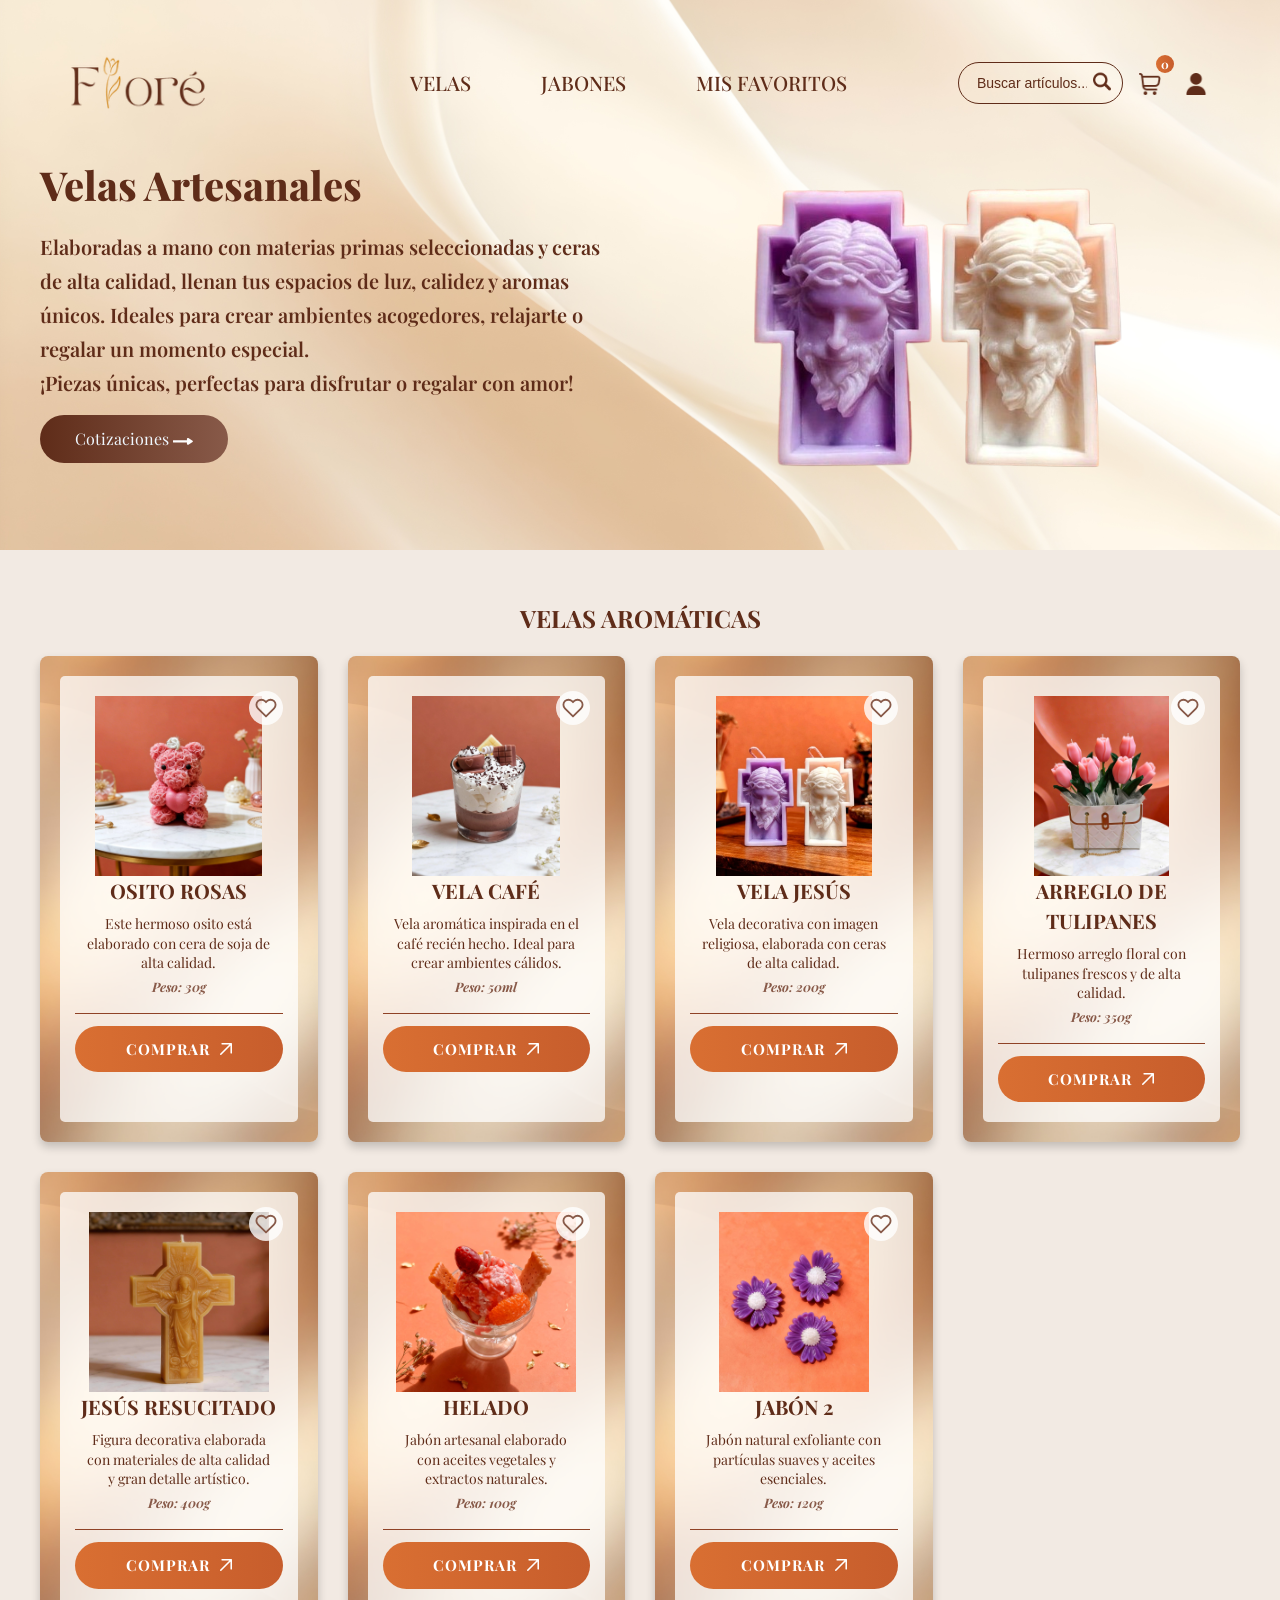
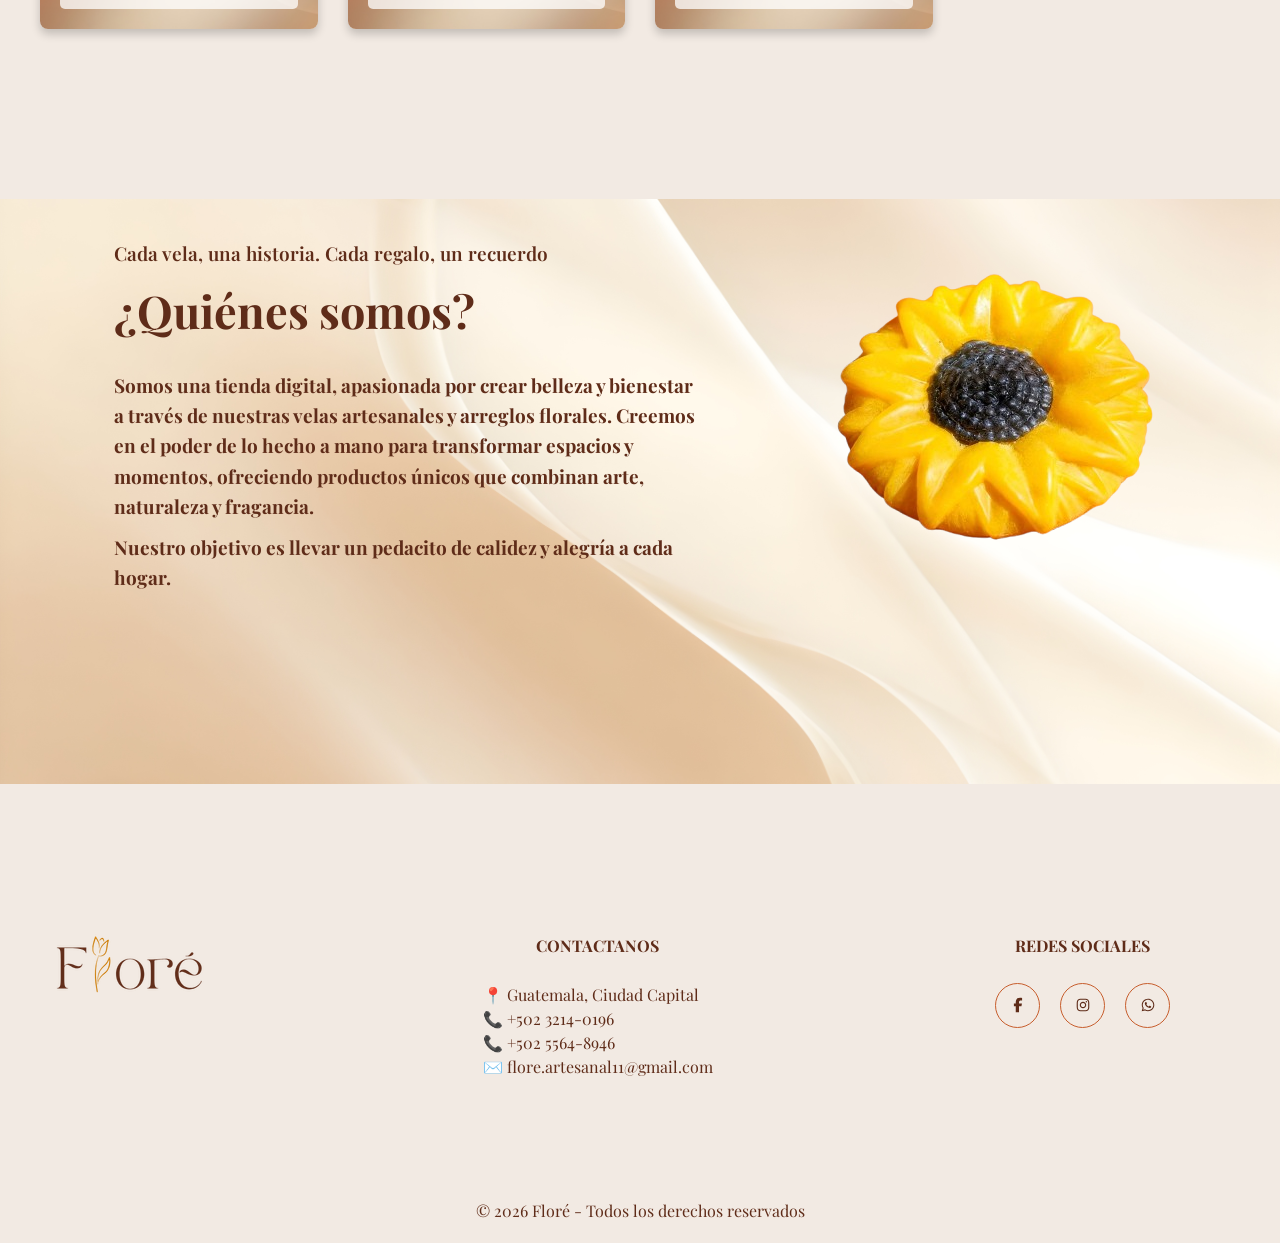
<file: velas.html>
<!DOCTYPE html>
<html lang="es">
<head>
    <meta charset="UTF-8">
    <meta name="viewport" content="width=device-width, initial-scale=1.0">
    <title>FLORÉ - Velas</title>
    <link rel="stylesheet" href="ESTILO.css">
    <link rel="icon" href="IMAGENES/flore-icono.png" type="image/png">
</head>
<body>
    <header>
        <div class="menu container">
            <a href="index.html">
                 <img src="IMAGENES/FloréLOGO.png" class="logo" alt="FLORÉ">
    </a>

    
    <!-- Navegación al centro -->
    <nav class="navbar">
        <ul>
            <li><a href="velas.html">Velas</a></li>
            <li><a href="jabones.html">Jabones</a></li>
            <li><a href="favoritos.html">Mis Favoritos</a></li>
        </ul>
    </nav>

    <!-- Acciones al lado derecho: Buscador + Carrito + Perfil -->
    <div class="menu-acciones">
        <div class="barra-busqueda">
            <input type="text" id="texto-busqueda" placeholder="Buscar artículos...">
            <button type="button">
                <img src="IMAGENES/BUSCAR CAFE.png" alt="Buscar" class="icono-busqueda">
            </button>
        </div>

        <div class="carrito-item">
            <a href="carrito.html" class="enlace-carrito">
                <img src="IMAGENES/carro compras- cafe.png" alt="Carrito" class="icon-carrito">
                <span class="contador-carrito" id="contador-carrito">0</span>
            </a>
        </div>

        <div class="perfil-item">
            <a href="perfil.html" class="enlace-perfil">
                <img src="IMAGENES/usuario.png" alt="Perfil" class="icon-perfil">
            </a>
        </div>
    </div>
</div>
        <div class="header-content container">
            <div class="header-txt">
                <h1>Velas Artesanales</h1>
                <p>Elaboradas a mano con materias primas seleccionadas y ceras de alta calidad, llenan tus espacios de luz, calidez y aromas únicos. Ideales para crear ambientes acogedores, relajarte o regalar un momento especial.</p>
                <p>¡Piezas únicas, perfectas para disfrutar o regalar con amor!</p>
                <div class="botones">
                   <a href="https://wa.me/50255648946?text=Quisiera hacer una cotización." class="btn-1">Cotizaciones <img class="icon" src="IMAGENES/arrow.svg" alt=""></a>
                </div>
            </div>
            <div class="header-img">
                <img src="IMAGENES/velajesus.png" class="velas" alt="Vela Jesús">
            </div>
        </div>
    </header>

    <main class="producto-menu" id="productos-contenido">
        <div class="container">
            <div class="prod-header">
                <h2 id="titulo-productos">VELAS AROMÁTICAS</h2>
            </div>
            <section id="velas"></section>
            <section id="ramos"></section>
            <section id="jabones"></section>

            <div class="contenedor-productos-todos" id="vista-original">
                <div class="box-container-general" id="todos-los-productos">

                    <!-- OSITO ROSAS -->
                    <div class="box-producto">
                        <div class="producto-item">
                            <div class="boton-favorito" 
                                data-nombre="Osito Rosas" 
                                data-peso="30g" 
                                data-precio="25.00" 
                                data-colores="Rojo,Rosa,Blanco,Azul,Amarillo,Celeste,Violeta,Verde"
                                data-aromas="Café,Menta,Rosas,Naranja,Limón"
                                data-descripcion="Este hermoso osito está elaborado con cera de soja de alta calidad.||Es el regalo perfecto para decorar cualquier espacio especial. Hecho totalmente a mano con mucho detalle y dedicación."
                                data-imagen="IMAGENES/OSITO-ROSAS.jpg">
                                <svg class="corazon-icono" xmlns="http://www.w3.org/2000/svg" width="24" height="24" viewBox="0 0 24 24" fill="none" stroke="currentColor" stroke-width="2" stroke-linecap="round" stroke-linejoin="round">
                                    <path d="M20.84 4.61a5.5 5.5 0 0 0-7.78 0L12 5.67l-1.06-1.06a5.5 5.5 0 0 0-7.78 7.78l1.06 1.06L12 21.23l7.78-7.78 1.06-1.06a5.5 5.5 0 0 0 0-7.78z"/>
                                </svg>
                            </div>
                            <div class="imagen-producto">
                                <img src="IMAGENES/OSITO-ROSAS.jpg" alt="Osito Rosas">
                            </div>
                            <div class="contenido-producto">
                                <h3>Osito Rosas</h3>
                                <p>Este hermoso osito está elaborado con cera de soja de alta calidad.</p>
                                <p class="peso-producto">Peso: 30g</p>
                                <div class="iconos-compra">
                                    <div class="comprar" 
                                        data-nombre="Osito Rosas" 
                                        data-peso="30g" 
                                        data-precio="25.00" 
                                        data-colores="Rojo,Rosa,Blanco,Azul,Amarillo,Celeste,Violeta,Verde"
                                        data-aromas="Café,Menta,Rosas,Naranja,Limón"
                                        data-descripcion="Este hermoso osito está elaborado con cera de soja de alta calidad.||Es el regalo perfecto para decorar cualquier espacio especial. Hecho totalmente a mano con mucho detalle y dedicación."
                                        data-imagen="IMAGENES/OSITO-ROSAS.jpg">
                                        <span>COMPRAR</span>
                                        <img src="IMAGENES/flecha arriba.png" alt="flecha-arriba">
                                    </div>
                                </div>
                            </div>
                        </div>
                    </div>

                    <!-- VELA CAFÉ -->
                    <div class="box-producto">
                        <div class="producto-item">
                            <div class="boton-favorito" 
                                data-nombre="VELA CAFÉ" 
                                data-peso="50ml" 
                                data-precio="30.00" 
                                data-colores="Marrón,Beige"
                                data-aromas="Café,Canela"
                                data-descripcion="Vela aromática inspirada en el café recién hecho.||Ideal para crear ambientes cálidos y acogedores en tus momentos de lectura o descanso."
                                data-imagen="IMAGENES/vela cafe.png">
                                <svg class="corazon-icono" xmlns="http://www.w3.org/2000/svg" width="24" height="24" viewBox="0 0 24 24" fill="none" stroke="currentColor" stroke-width="2" stroke-linecap="round" stroke-linejoin="round">
                                    <path d="M20.84 4.61a5.5 5.5 0 0 0-7.78 0L12 5.67l-1.06-1.06a5.5 5.5 0 0 0-7.78 7.78l1.06 1.06L12 21.23l7.78-7.78 1.06-1.06a5.5 5.5 0 0 0 0-7.78z"/>
                                </svg>
                            </div>
                            <div class="imagen-producto">
                                <img src="IMAGENES/vela cafe.png" alt="Vela Café">
                            </div>
                            <div class="contenido-producto">
                                <h3>VELA CAFÉ</h3>
                                <p>Vela aromática inspirada en el café recién hecho. Ideal para crear ambientes cálidos.</p>
                                <p class="peso-producto">Peso: 50ml</p>
                                <div class="iconos-compra">
                                    <div class="comprar" 
                                        data-nombre="VELA CAFÉ" 
                                        data-peso="50ml" 
                                        data-precio="30.00" 
                                        data-colores="Marrón,Beige"
                                        data-aromas="Café,Canela"
                                        data-descripcion="Vela aromática inspirada en el café recién hecho.||Ideal para crear ambientes cálidos y acogedores en tus momentos de lectura o descanso."
                                        data-imagen="IMAGENES/vela cafe.png">
                                        <span>COMPRAR</span>
                                        <img src="IMAGENES/flecha arriba.png" alt="flecha-arriba">
                                    </div>
                                </div>
                            </div>
                        </div>
                    </div>

                    <!-- VELA JESÚS -->
                    <div class="box-producto">
                        <div class="producto-item">
                            <div class="boton-favorito" 
                                data-nombre="VELA JESÚS" 
                                data-peso="200g" 
                                data-precio="40.00" 
                                data-colores="Blanco,Morada"
                                data-aromas="Incienso,Madera"
                                data-descripcion="Vela decorativa con imagen religiosa, elaborada con ceras de alta calidad.||Un regalo significativo para ocasiones especiales o para tu hogar."
                                data-imagenes="IMAGENES/VelasJesus.jpg,IMAGENES/VelaJesusmorada.jpg,IMAGENES/VelaJeusBlanca.jpg"
                                data-imagen="IMAGENES/VelasJesus.jpg">
                                <svg class="corazon-icono" xmlns="http://www.w3.org/2000/svg" width="24" height="24" viewBox="0 0 24 24" fill="none" stroke="currentColor" stroke-width="2" stroke-linecap="round" stroke-linejoin="round">
                                    <path d="M20.84 4.61a5.5 5.5 0 0 0-7.78 0L12 5.67l-1.06-1.06a5.5 5.5 0 0 0-7.78 7.78l1.06 1.06L12 21.23l7.78-7.78 1.06-1.06a5.5 5.5 0 0 0 0-7.78z"/>
                                </svg>
                            </div>
                            <div class="imagen-producto">
                                <img src="IMAGENES/VelasJesus.jpg" alt="Vela Jesús">
                            </div>
                            <div class="contenido-producto">
                                <h3>VELA JESÚS</h3>
                                <p>Vela decorativa con imagen religiosa, elaborada con ceras de alta calidad.</p>
                                <p class="peso-producto">Peso: 200g</p>
                                <div class="iconos-compra">
                                    <div class="comprar" 
                                        data-nombre="VELA JESÚS" 
                                        data-peso="200g" 
                                        data-precio="40.00" 
                                        data-colores="Blanco,Morada"
                                        data-aromas="Incienso,Madera"
                                        data-descripcion="Vela decorativa con imagen religiosa, elaborada con ceras de alta calidad.||Un regalo significativo para ocasiones especiales o para tu hogar."
                                        data-imagenes="IMAGENES/VelasJesus.jpg,IMAGENES/VelaJesusmorada.jpg,IMAGENES/VelaJeusBlanca.jpg"
                                        data-imagen="IMAGENES/VelasJesus.jpg">
                                        <span>COMPRAR</span>
                                        <img src="IMAGENES/flecha arriba.png" alt="flecha-arriba">
                                    </div>
                                </div>
                            </div>
                        </div>
                    </div>

                    <!-- ARREGLO DE TULIPANES -->
                    <div class="box-producto">
                        <div class="producto-item">
                            <div class="boton-favorito" 
                                data-nombre="Arreglo de Tulipanes" 
                                data-peso="350g" 
                                data-precio="50.00" 
                                data-colores="Rojo,Rosa,Amarillo"
                                data-aromas="Fresco,Natural"
                                data-descripcion="Hermoso arreglo floral con tulipanes frescos y de alta calidad.||Ideal para regalar en aniversarios o celebraciones importantes."
                                data-imagen="IMAGENES/arreglo de tulipanes.png">
                                <svg class="corazon-icono" xmlns="http://www.w3.org/2000/svg" width="24" height="24" viewBox="0 0 24 24" fill="none" stroke="currentColor" stroke-width="2" stroke-linecap="round" stroke-linejoin="round">
                                    <path d="M20.84 4.61a5.5 5.5 0 0 0-7.78 0L12 5.67l-1.06-1.06a5.5 5.5 0 0 0-7.78 7.78l1.06 1.06L12 21.23l7.78-7.78 1.06-1.06a5.5 5.5 0 0 0 0-7.78z"/>
                                </svg>
                            </div>
                            <div class="imagen-producto">
                                <img src="IMAGENES/arreglo de tulipanes.png" alt="Arreglo de Tulipanes">
                            </div>
                            <div class="contenido-producto">
                                <h3>Arreglo de Tulipanes</h3>
                                <p>Hermoso arreglo floral con tulipanes frescos y de alta calidad.</p>
                                <p class="peso-producto">Peso: 350g</p>
                                <div class="iconos-compra">
                                    <div class="comprar" 
                                        data-nombre="Arreglo de Tulipanes" 
                                        data-peso="350g" 
                                        data-precio="50.00" 
                                        data-colores="Rojo,Rosa,Amarillo"
                                        data-aromas="Fresco,Natural"
                                        data-descripcion="Hermoso arreglo floral con tulipanes frescos y de alta calidad.||Ideal para regalar en aniversarios o celebraciones importantes."
                                        data-imagen="IMAGENES/arreglo de tulipanes.png">
                                        <span>COMPRAR</span>
                                        <img src="IMAGENES/flecha arriba.png" alt="flecha-arriba">
                                    </div>
                                </div>
                            </div>
                        </div>
                    </div>

                    <!-- JESÚS RESUCITADO -->
                    <div class="box-producto">
                        <div class="producto-item">
                            <div class="boton-favorito" 
                                data-nombre="Jesús Resucitado" 
                                data-peso="400g" 
                                data-precio="60.00" 
                                data-colores="Blanco,Dorado,Blanco Roto"
                                data-aromas="Cera Natural,Incienso"
                                data-descripcion="Figura decorativa elaborada con materiales de alta calidad y gran detalle artístico.||Una pieza especial para momentos religiosos o decoración solemne."
                                data-imagen="IMAGENES/jesus-resucitado.png">
                                <svg class="corazon-icono" xmlns="http://www.w3.org/2000/svg" width="24" height="24" viewBox="0 0 24 24" fill="none" stroke="currentColor" stroke-width="2" stroke-linecap="round" stroke-linejoin="round">
                                    <path d="M20.84 4.61a5.5 5.5 0 0 0-7.78 0L12 5.67l-1.06-1.06a5.5 5.5 0 0 0-7.78 7.78l1.06 1.06L12 21.23l7.78-7.78 1.06-1.06a5.5 5.5 0 0 0 0-7.78z"/>
                                </svg>
                            </div>
                            <div class="imagen-producto">
                                <img src="IMAGENES/jesus-resucitado.png" alt="Jesús Resucitado">
                            </div>
                            <div class="contenido-producto">
                                <h3>Jesús Resucitado</h3>
                                <p>Figura decorativa elaborada con materiales de alta calidad y gran detalle artístico.</p>
                                <p class="peso-producto">Peso: 400g</p>
                                <div class="iconos-compra">
                                    <div class="comprar" 
                                        data-nombre="Jesús Resucitado" 
                                        data-peso="400g" 
                                        data-precio="60.00" 
                                        data-colores="Blanco,Dorado,Blanco Roto"
                                        data-aromas="Cera Natural,Incienso"
                                        data-descripcion="Figura decorativa elaborada con materiales de alta calidad y gran detalle artístico.||Una pieza especial para momentos religiosos o decoración solemne."
                                        data-imagen="IMAGENES/jesus-resucitado.png">
                                        <span>COMPRAR</span>
                                        <img src="IMAGENES/flecha arriba.png" alt="flecha-arriba">
                                    </div>
                                </div>
                            </div>
                        </div>
                    </div>

                    <!-- HELADO -->
                    <div class="box-producto">
                        <div class="producto-item">
                            <div class="boton-favorito" 
                                data-nombre="Helado" 
                                data-peso="100g" 
                                data-precio="15.00" 
                                data-colores="Verde,Blanco"
                                data-aromas="Lavanda,Limón"
                                data-descripcion="Jabón artesanal elaborado con aceites vegetales y extractos naturales.||Suave con tu piel y respetuoso con el medio ambiente."
                                data-imagen="IMAGENES/HELADO.jpg">
                                <svg class="corazon-icono" xmlns="http://www.w3.org/2000/svg" width="24" height="24" viewBox="0 0 24 24" fill="none" stroke="currentColor" stroke-width="2" stroke-linecap="round" stroke-linejoin="round">
                                    <path d="M20.84 4.61a5.5 5.5 0 0 0-7.78 0L12 5.67l-1.06-1.06a5.5 5.5 0 0 0-7.78 7.78l1.06 1.06L12 21.23l7.78-7.78 1.06-1.06a5.5 5.5 0 0 0 0-7.78z"/>
                                </svg>
                            </div>
                            <div class="imagen-producto">
                                <img src="IMAGENES/HELADO.jpg" alt="Helado">
                            </div>
                            <div class="contenido-producto">
                                <h3>Helado</h3>
                                <p>Jabón artesanal elaborado con aceites vegetales y extractos naturales.</p>
                                <p class="peso-producto">Peso: 100g</p>
                                <div class="iconos-compra">
                                    <div class="comprar" 
                                        data-nombre="Helado" 
                                        data-peso="100g" 
                                        data-precio="15.00" 
                                        data-colores="Verde,Blanco"
                                        data-aromas="Lavanda,Limón"
                                        data-descripcion="Jabón artesanal elaborado con aceites vegetales y extractos naturales.||Suave con tu piel y respetuoso con el medio ambiente."
                                        data-imagen="IMAGENES/HELADO.jpg">
                                        <span>COMPRAR</span>
                                        <img src="IMAGENES/flecha arriba.png" alt="flecha-arriba">
                                    </div>
                                </div>
                            </div>
                        </div>
                    </div>

                    <!-- JABÓN 2 -->
                    <div class="box-producto">
                        <div class="producto-item">
                            <div class="boton-favorito" 
                                data-nombre="JABÓN 2" 
                                data-peso="120g" 
                                data-precio="18.00" 
                                data-colores="Marrón,Beige"
                                data-aromas="Coco,Vainilla"
                                data-descripcion="Jabón natural exfoliante con partículas suaves y aceites esenciales.||Deja tu piel limpia, hidratada y con una sensación de frescura duradera."
                                data-imagen="IMAGENES/margaritas.png">
                                <svg class="corazon-icono" xmlns="http://www.w3.org/2000/svg" width="24" height="24" viewBox="0 0 24 24" fill="none" stroke="currentColor" stroke-width="2" stroke-linecap="round" stroke-linejoin="round">
                                    <path d="M20.84 4.61a5.5 5.5 0 0 0-7.78 0L12 5.67l-1.06-1.06a5.5 5.5 0 0 0-7.78 7.78l1.06 1.06L12 21.23l7.78-7.78 1.06-1.06a5.5 5.5 0 0 0 0-7.78z"/>
                                </svg>
                            </div>
                            <div class="imagen-producto">
                                <img src="IMAGENES/margaritas.png" alt="Jabón 2">
                            </div>
                            <div class="contenido-producto">
                                <h3>JABÓN 2</h3>
                                <p>Jabón natural exfoliante con partículas suaves y aceites esenciales.</p>
                                <p class="peso-producto">Peso: 120g</p>
                                <div class="iconos-compra">
                                    <div class="comprar" 
                                        data-nombre="JABÓN 2" 
                                        data-peso="120g" 
                                        data-precio="18.00" 
                                        data-colores="Marrón,Beige"
                                        data-aromas="Coco,Vainilla"
                                        data-descripcion="Jabón natural exfoliante con partículas suaves y aceites esenciales.||Deja tu piel limpia, hidratada y con una sensación de frescura duradera."
                                        data-imagen="IMAGENES/margaritas.png">
                                        <span>COMPRAR</span>
                                        <img src="IMAGENES/flecha arriba.png" alt="flecha-arriba">
                                    </div>
                                </div>
                            </div>
                        </div>
                    </div>
                </div>
            </div>

            <div id="vista-busqueda" style="display: none;">
                <div id="resultados-busqueda" class="box-container-general"></div>
            </div>
        </div>
    </main>

    <section class="info" id="info">
        <div class="info-container">
            <div class="info-img">
                <img src="IMAGENES/girasol-transparente.png" alt="Girasol">
            </div>
            <div class="info-txt">
                <p>Cada vela, una historia. Cada regalo, un recuerdo</p>
                <h2>¿Quiénes somos?</h2>
                <div class="info-sec">
                    <div class="info-txt2">
                        <p>Somos una tienda digital, apasionada por crear belleza y bienestar a través de nuestras velas artesanales y arreglos florales. Creemos en el poder de lo hecho a mano para transformar espacios y momentos, ofreciendo productos únicos que combinan arte, naturaleza y fragancia.</p>
                        <p>Nuestro objetivo es llevar un pedacito de calidez y alegría a cada hogar.</p>
                    </div>
                </div>
            </div>
        </div>
    </section>

    <footer class="footer-container">
        <img class="logo-2" src="IMAGENES/FloréLOGO.png" alt="FLORÉ">
        <div class="links">
            <h4>Contactanos</h4>
            <ul>
                <p>📍 Guatemala, Ciudad Capital</p>
                <p>📞 +502 3214-0196</p>
                <p>📞 +502 5564-8946</p>
                <p>✉️ flore.artesanal11@gmail.com</p>
            </ul>
        </div>
        <div class="links">
            <h4>Redes Sociales</h4>
            <div class="sociales">
                <a href="https://www.facebook.com/profile.php?id=61588585256446" target="_blank" rel="noopener">
                    <div class="social"><img src="IMAGENES/facebook-cafe.svg" alt="Facebook"></div>
                </a>
                <a href="https://www.instagram.com/flore.artesanalgt/" target="_blank" rel="noopener">
                    <div class="social"><img src="IMAGENES/instagram-cafe.svg" alt="Instagram"></div>
                </a>
              <a href="https://wa.me/50232170196?text=Quisiera hacer una cotización." target="_blank" rel="noopener">
                    <div class="social"><img src="IMAGENES/whatsapp-cafe.svg" alt="WhatsApp"></div>
                </a>
            </div>
        </div>
    </footer>
    <div class="derechos">
            <p>© 2026 Floré - Todos los derechos reservados</p>
        </div>

    <script src="Scrip.js"></script>
    <script>
document.addEventListener('DOMContentLoaded', function () {
    const inputBuscar = document.getElementById('texto-busqueda');
    const titulo = document.getElementById('titulo-productos');
    const vistaOriginal = document.getElementById('vista-original');
    const vistaBusqueda = document.getElementById('vista-busqueda');
    const contenedorResultados = document.getElementById('resultados-busqueda');
    const contadorCarrito = document.getElementById('contador-carrito');

    let resultadosActivos = false;
    let baseDeDatosGlobal = [];
    let cargando = false;
    let listaFavoritos = JSON.parse(localStorage.getItem('listaFavoritos')) || [];
    let productosEnCarrito = JSON.parse(localStorage.getItem('carritoProductos')) || [];

    const misPaginasConProductos = ["index.html", "velas.html", "ramos.html", "jabones.html"];

    function quitarAcentos(texto) {
        if (!texto) return "";
        return texto.normalize("NFD").replace(/[\u0300-\u036f]/g, "").toLowerCase();
    }

    function actualizarContadorCarrito() {
        let total = productosEnCarrito.reduce((suma, item) => suma + (Number(item.cantidad) || 0), 0);
        if(contadorCarrito) contadorCarrito.textContent = total;
    }
    actualizarContadorCarrito();

    async function cargarTodosLosProductos() {
        if(baseDeDatosGlobal.length > 0) return;
        try {
            baseDeDatosGlobal = [];
            for (const pagina of misPaginasConProductos) {
                try {
                    const respuesta = await fetch(pagina);
                    if (!respuesta.ok) continue;
                    const textoHtml = await respuesta.text();
                    const parser = new DOMParser();
                    const documento = parser.parseFromString(textoHtml, 'text/html');

                    const productosDeEstaPagina = documento.querySelectorAll('.box-producto');
                    productosDeEstaPagina.forEach(prod => {
                        const nombre = prod.querySelector('h3')?.textContent.trim() || "";
                        const parrafoCorto = prod.querySelector('.contenido-producto > p:first-of-type');
                        const descripcionCorta = parrafoCorto ? parrafoCorto.textContent.trim() : "Sin descripción";
                        const botonDatos = prod.querySelector('.comprar');
                        if (!botonDatos) return;

                        const descripcionLarga = botonDatos.dataset.descripcion?.trim() || descripcionCorta;
                        const peso = botonDatos.dataset.peso?.trim() || "No especificado";
                        const colores = botonDatos.dataset.colores?.trim() || "";
                        const aromas = botonDatos.dataset.aromas?.trim() || "";
                        const precio = botonDatos.dataset.precio?.trim() || "0.00";
                        const imagen = prod.querySelector('img')?.getAttribute('src') || "";
                        const imagenes = botonDatos.dataset.imagenes?.trim() || "";

                        if (nombre && imagen) {
                            baseDeDatosGlobal.push({
                                nombre, descripcion_corta: descripcionCorta, descripcion_larga: descripcionLarga,
                                imagen, imagenes, precio, peso, colores, aromas
                            });
                        }
                    });
                } catch(err) {
                    console.warn("No se pudo cargar:", pagina, err);
                }
            }
        } catch (error) {
            console.error("Error al cargar catálogo:", error);
        }
    }

    async function buscarEnTiempoReal() {
        if(!inputBuscar || cargando) return;
        cargando = true;
        const textoBuscar = quitarAcentos(inputBuscar.value.trim());

        if (textoBuscar === "") {
            if(resultadosActivos) {
                vistaBusqueda.style.display = "none";
                vistaOriginal.style.display = "block";
                titulo.textContent = "VELAS AROMÁTICAS";
                resultadosActivos = false;
            }
            cargando = false;
            return;
        }

        resultadosActivos = true;
        vistaOriginal.style.display = "none";
        vistaBusqueda.style.display = "block";
        contenedorResultados.innerHTML = "";
        await cargarTodosLosProductos();

        const resultados = baseDeDatosGlobal.filter(producto => 
            quitarAcentos(producto.nombre).includes(textoBuscar) ||
            quitarAcentos(producto.descripcion_corta).includes(textoBuscar)
        );

        titulo.textContent = resultados.length > 0 
            ? `PRODUCTOS ENCONTRADOS (${resultados.length})` 
            : `NINGÚN PRODUCTO COINCIDE`;

        if(resultados.length === 0) {
            contenedorResultados.innerHTML = `<p class="texto-vacio">❌ No se encontraron productos con: "${inputBuscar.value}"</p>`;
            cargando = false;
            return;
        }

        resultados.forEach(prod => {
            const esFavorito = listaFavoritos.some(fav => fav.nombre === prod.nombre);
            const tarjeta = document.createElement('div');
            tarjeta.className = 'box-producto';
            tarjeta.innerHTML = `
                <div class="producto-item">
                    <div class="boton-favorito ${esFavorito ? 'activo' : ''}"
                        data-nombre="${prod.nombre}" data-peso="${prod.peso}"
                        data-precio="${prod.precio}" data-imagen="${prod.imagen}"
                        data-imagenes="${prod.imagenes}"
                        data-descripcion="${prod.descripcion_larga}"
                        data-colores="${prod.colores}" data-aromas="${prod.aromas}">
                        <svg class="corazon-icono" xmlns="http://www.w3.org/2000/svg" viewBox="0 0 24 24" fill="none" stroke="currentColor" stroke-width="2" stroke-linecap="round" stroke-linejoin="round">
                            <path d="M20.84 4.61a5.5 5.5 0 0 0-7.78 0L12 5.67l-1.06-1.06a5.5 5.5 0 0 0-7.78 7.78l1.06 1.06L12 21.23l7.78-7.78 1.06-1.06a5.5 5.5 0 0 0 0-7.78z"/>
                        </svg>
                    </div>
                    <div class="imagen-producto"><img src="${prod.imagen}" alt="${prod.nombre}"></div>
                    <div class="contenido-producto">
                        <h3>${prod.nombre}</h3>
                        <p>${prod.descripcion_corta}</p>
                        <p class="peso-producto">Peso: ${prod.peso || 'Sin peso'}</p>
                        <div class="iconos-compra">
                            <div class="comprar" 
                                data-nombre="${prod.nombre}" data-precio="${prod.precio}"
                                data-peso="${prod.peso}" data-imagen="${prod.imagen}"
                                data-imagenes="${prod.imagenes}"
                                data-descripcion="${prod.descripcion_larga}"
                                data-colores="${prod.colores}" data-aromas="${prod.aromas}">
                                <span>COMPRAR</span>
                                <img src="IMAGENES/flecha arriba.png" alt="flecha-arriba">
                            </div>
                        </div>
                    </div>
                </div>`;
            contenedorResultados.appendChild(tarjeta);
        });

        activarEventosGlobales();
        cargando = false;
    }

    function activarEventosGlobales() {
        document.querySelectorAll('.boton-favorito').forEach(corazon => {
            corazon.addEventListener('click', function() {
                const datos = {
                    nombre: this.dataset.nombre || "", imagen: this.dataset.imagen || "",
                    imagenes: this.dataset.imagenes || "", peso: this.dataset.peso || "",
                    precio: this.dataset.precio || "", descripcion: this.dataset.descripcion || "",
                    colores: this.dataset.colores || "", aromas: this.dataset.aromas || ""
                };
                const existe = listaFavoritos.some(f => f.nombre === datos.nombre);
                existe 
                    ? listaFavoritos = listaFavoritos.filter(f => f.nombre !== datos.nombre)
                    : listaFavoritos.push(datos);
                this.classList.toggle('activo', !existe);
                localStorage.setItem('listaFavoritos', JSON.stringify(listaFavoritos));
            });
        });

        document.querySelectorAll('.comprar').forEach(btn => {
            btn.addEventListener('click', function() {
                const datos = {
                    nombre: this.dataset.nombre || "Sin nombre", precio: this.dataset.precio || "0.00",
                    peso: this.dataset.peso || "No especificado", imagen: this.dataset.imagen || "",
                    imagenes: this.dataset.imagenes || "", descripcion: this.dataset.descripcion || "Sin descripción",
                    colores: this.dataset.colores || "", aromas: this.dataset.aromas || ""
                };
                const url = `producto.html?nombre=${encodeURIComponent(datos.nombre)}` +
                            `&precio=${encodeURIComponent(datos.precio)}` +
                            `&peso=${encodeURIComponent(datos.peso)}` +
                            `&imagen=${encodeURIComponent(datos.imagen)}` +
                            `&imagenes=${encodeURIComponent(datos.imagenes)}` +
                            `&descripcion=${encodeURIComponent(datos.descripcion)}` +
                            `&colores=${encodeURIComponent(datos.colores)}` +
                            `&aromas=${encodeURIComponent(datos.aromas)}`;
                window.location.href = url;
            });
        });
    }

    if(inputBuscar) inputBuscar.addEventListener('input', buscarEnTiempoReal);
    activarEventosGlobales();
});
    </script>
</body>
</html>
</file>
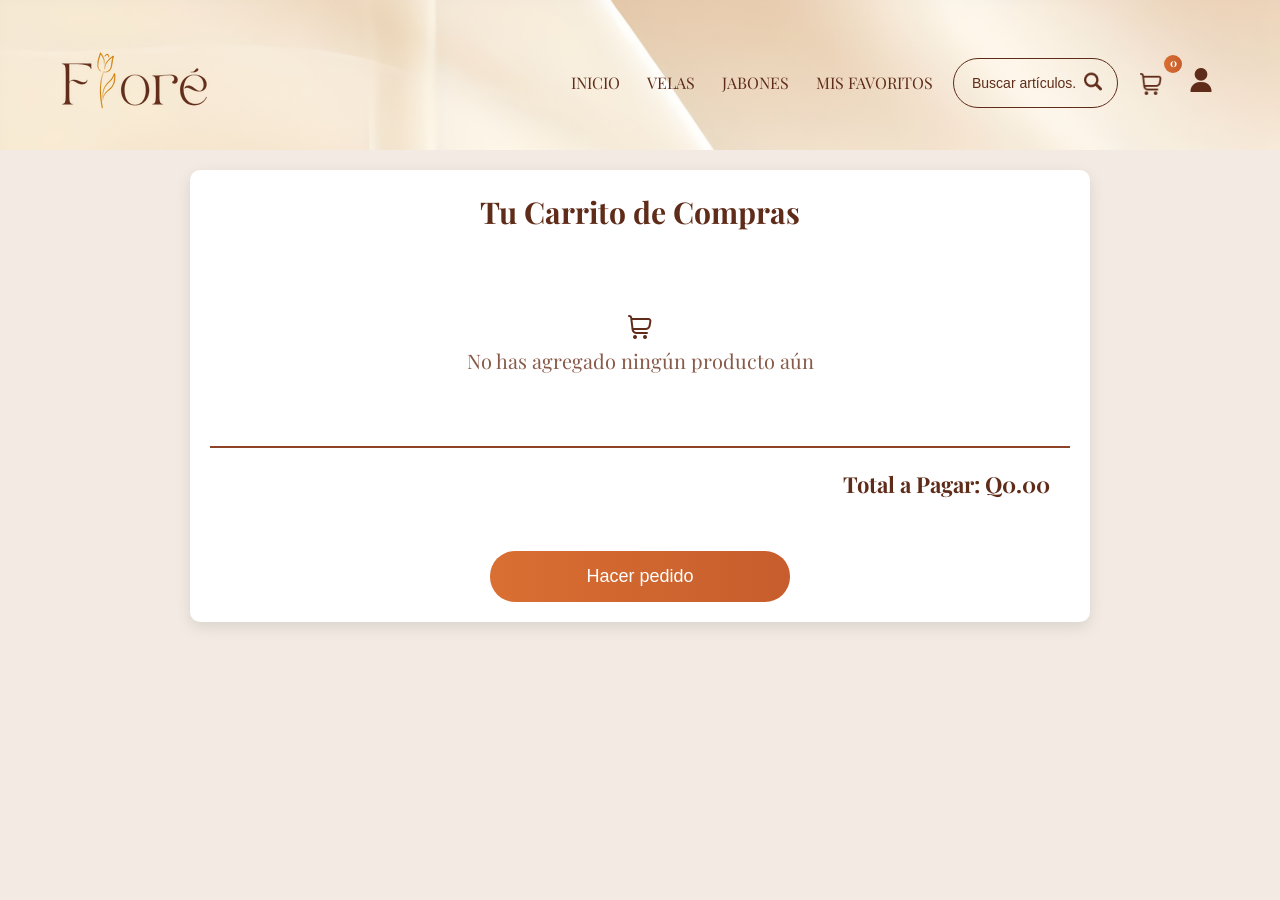
<file: PAGINA/carrito.html>
<!DOCTYPE html>
<html lang="es">
<head>
    <meta charset="UTF-8">
    <meta name="viewport" content="width=device-width, initial-scale=1.0">
    <title>FLORÉ</title>
    <link rel="stylesheet" href="ESTILO.css">
     <link rel="icon" href="IMAGENES/flore-icono.png" type="image/png">
    <style>
        /* -------------------------- */
        /* ESTILOS DEL CONTENEDOR Y PRODUCTOS */
        /* -------------------------- */
         header {
            background-image: url(IMAGENES/01.jpeg);
            height: 115px;
             min-height: 150px;
            background-size: cover;
            background-position: center top;
            background-repeat: no-repeat;
            background-color: #ebceb7;
            position: relative;
            z-index: 10;
        }
        .contenedor-carrito {
            max-width: 900px;
            margin: 0 auto 50px auto;
            padding: 20px;
            background: #fff;
            border-radius: 10px;
            box-shadow: 0 5px 15px rgba(0,0,0,0.1);
            margin-top: 20px;
        }

        .titulo-carrito {
            text-align: center;
            color: #5f2c19;
            font-size: 30px;
            margin-bottom: 30px;
        }

        .lista-productos {
            margin-bottom: 30px;
        }

        .producto-carrito {
            display: flex;
            align-items: center;
            justify-content: space-between;
            padding: 15px;
            border-bottom: 1px solid #eee;
            gap: 15px;
            flex-wrap: wrap;
        }

        /* ✅ IMAGEN CLICKEABLE */
        .imagen-producto-carrito {
            width: 80px;
            height: 80px;
            object-fit: contain;
            border-radius: 5px;
            cursor: pointer;
            transition: transform 0.2s ease;
        }
        .imagen-producto-carrito:hover {
            transform: scale(1.05);
        }

        .info-producto {
            flex: 1;
            min-width: 150px;
        }

        /* ✅ TEXTO CLICKEABLE */
        .nombre-producto {
            font-size: 22px;
            color: #5f2c19;
            margin-bottom: 5px;
            font-weight: 600;
            cursor: pointer;
            transition: color 0.2s ease;
        }
        .nombre-producto:hover {
            color: #ca4c1e;
            text-decoration: underline;
        }

        /* ✅ ESTILO PARA COLOR Y AROMA */
        .color-producto, .aroma-producto {
            font-size: 14px;
            color: #ca4c1e;
            font-weight: 500;
            font-style: italic;
            margin-bottom: 4px;
        }

        .precio-producto {
            font-size: 15px; 
            color: #885a49;
            font-weight: 600; 
        }

        .cantidad-producto {
            display: flex;
            align-items: center;
            gap: 8px;
            font-size: 18px; 
            color: #5f2c19;
            font-weight: 600; 
        }

        .btn-cantidad {
            width: 28px;
            height: 28px;
            border: none;
            background-color: #ebceb7;
            color: #5f2c19;
            font-size: 16px;
            font-weight: bold;
            border-radius: 50%;
            cursor: pointer;
            display: flex;
            align-items: center;
            justify-content: center;
            transition: background 0.2s ease;
        }

        .btn-cantidad:hover {
            background-color: #8f4226;
            color: white;
        }

        .subtotal-producto {
            font-size: 18px; 
            color: #5f2c19;
            font-weight: 600; 
            min-width: 90px;
            text-align: right;
        }

        .btn-eliminar {
            background: none;
            border: none;
            cursor: pointer;
            transition: transform 0.2s ease;
            margin-left: 5px;
        }

        .btn-eliminar:hover {
            transform: scale(1.2);
        }

        .total-carrito {
            padding: 20px;
            text-align: right;
            font-size: 22px;
            color: #5f2c19;
            font-weight: bold; 
            border-top: 2px solid #8f4226;
            margin-top: 20px;
        }

        .boton-finalizar {
            display: block;
            width: 100%;
            max-width: 300px;
            margin: 30px auto 0;
            padding: 15px;
            background: linear-gradient(90deg,#D96F32 0%, #C75D2C 100%);
            color: white;
            border: none;
            border-radius: 25px;
            font-size: 18px;
            cursor: pointer;
            text-align: center;
            transition: opacity 0.2s ease;
        }

        .boton-finalizar:hover {
            opacity: 0.9;
        }

        .carrito-vacio {
            text-align: center;
            padding: 50px;
            color: #885a49;
            font-size: 20px;
        }

        header {
            background-image: url(IMAGENES/01.jpeg);
            height: 115px;
            background-size: cover;
            background-position: center top;
            background-repeat: no-repeat;
            background-color: #ebceb7;
            position: relative;
            z-index: 10;
        }


        .barra-busqueda {
            position: relative;
            width: 165px;  
            height: 50px;  
            margin: 0 5px; 
        }

        .barra-busqueda input {
            width: 100%;
            height: 100%;
            border: 1px solid #5f2c19; 
            border-radius: 25px; 
            padding: 0 40px 0 18px; 
            font-size: 14px;
            color: #5f2c19;
            background: transparent;
            outline: none;
            box-sizing: border-box;
        }

        .barra-busqueda input::placeholder {
            color: #5f2c19; 
        }

        .barra-busqueda button {
            position: absolute;
            right: 10%; 
            top: 50%;
            transform: translateY(-50%);
            border: none;
            background: transparent;
            cursor: pointer;
            padding: 0;
        }
        .icono-busqueda{
            width: 18px;
            height: 18px;
        }

        .barra-busqueda button:hover {
            transform: translateY(-50%) scale(1.1); 
        }

        /* ✅ ESTILOS PARA LA VISTA DE BÚSQUEDA (IGUAL AL RESTO DEL SITIO) */
        .vista-busqueda {
            background-color: #f2eae3;
            padding: 30px 0;
            display: none;
        }
        .vista-busqueda .title {
            text-align: center;
            color: #5f2c19;
            margin-bottom: 40px;
            font-size: 20px;
        }
        .boton-favorito {
            position: absolute;
            top: 15px;
            right: 15px;
            cursor: pointer;
            z-index: 15;
            background-color: rgba(255, 255, 255, 0.8);
            border-radius: 50%;
            padding: 6px;
            display: flex;
            align-items: center;
            justify-content: center;
            transition: all 0.3s ease;
        }
        .boton-favorito .corazon-icono {
            color: #885a49;
            fill: transparent;
            transition: all 0.3s ease;
            width: 22px;
            height: 22px;
        }
        .boton-favorito.activo .corazon-icono {
            color: #ca4c1e;
            fill: #ca4c1e;
        }
        .boton-favorito:hover {
            transform: scale(1.15);
        }
        .producto-item {
            position: relative;
            overflow: hidden;
        }

        @media (max-width: 600px) {
            .producto-carrito {
                flex-direction: column;
                text-align: center;
            }
            .subtotal-producto {
                text-align: center;
            }
        }
    </style>
</head>
<body>

    <!-- ✅ BARRA DE NAVEGACIÓN IGUAL AL RESTO -->
    <header>
        <div class="menu container">
            <a href="FLORÉ.html"> 
                <img src="IMAGENES/FloréLOGO.png" class="logo" alt="">
            </a>

            <nav class="navbar">
                <ul>
                    <li><a href="FLORÉ.html">Inicio</a></li>
                    <li><a href="velas.html">Velas</a></li>
                    <li><a href="jabones.html">Jabones</a></li>
                    <li><a href="favoritos.html">Mis Favoritos</a></li>
                    

                    <!-- ✅ BARRA DE BÚSQUEDA -->
                    <div class="barra-busqueda">
                        <input type="text" id="texto-busqueda" placeholder="Buscar artículos...">
                        <button type="button">
                            <img src="IMAGENES/BUSCAR CAFE.png" alt="Buscar" class="icono-busqueda">
                        </button>
                    </div>

                    <li class="carrito-item">
                        <a href="carrito.html" class="enlace-carrito" style="color:#ca4c1e;">
                            <img src="IMAGENES/carro compras- cafe.png" alt="Carrito" class="icon-carrito">
                            <span class="contador-carrito" id="contador-carrito">0</span>
                        </a>
                    </li>

                    <li class="perfil-item">
                        <a href="perfil.html" class="enlace-perfil">
                            <img src="IMAGENES/usuario.png" alt="Carrito" class="icon-perfil">
                        </a>
                    </li>

                    
                </ul>
            </nav>
        </div>

        <div class="header-content container" style="height: 15vh;">
        </div>
    </header>


    <!-- ✅ VISTA NORMAL: TU CARRITO -->
    <main id="vista-carrito">
        <div class="contenedor-carrito">
            <h1 class="titulo-carrito">Tu Carrito de Compras</h1>

            <div id="contenido-carrito">
                <div class="carrito-vacio">
                    <img src="IMAGENES/carro compras- cafe.png" alt="Carrito vacío">
                    <p>No has agregado ningún producto aún</p>
                </div>
            </div>

            <div class="total-carrito">
                Total a Pagar: <span id="total">Q0.00</span>
            </div>

            <!-- ✅ BOTÓN AHORA REDIRIGE A pedido.html -->
            <button class="boton-finalizar" id="btn-pedido">Hacer pedido</button>
        </div> 
    </main>

    <!-- ✅ VISTA BÚSQUEDA: IGUAL QUE EN LAS OTRAS PÁGINAS -->
    <main class="vista-busqueda" id="vista-busqueda">
        <div class="container">
            <h2 class="title" id="titulo-busqueda">PRODUCTOS ENCONTRADOS</h2>
            <div class="box-container-general" id="resultados-busqueda"></div>
        </div>
    </main>


    <script>
document.addEventListener('DOMContentLoaded', function () {

    // 🛒 CARGAR Y LEER CARRITO - ✅ LECTURA SEGURA Y CORREGIDA
    let productosEnCarrito;
    try {
        const datosGuardados = localStorage.getItem('carritoProductos');
        productosEnCarrito = datosGuardados ? JSON.parse(datosGuardados) : [];
    } catch (e) {
        productosEnCarrito = []; // Si hay error, inicia vacío
    }
    
    const contenedorCarrito = document.getElementById('contenido-carrito'); 
    const totalPagarEl = document.getElementById('total'); 
    const contadorCarritoEl = document.getElementById('contador-carrito');
    const btnPedido = document.getElementById('btn-pedido');

    // ✅ REDIRIGIR A pedido.html AL HACER CLIC
    btnPedido.addEventListener('click', function(){
        window.location.href = 'pedido.html';
    });

    // ✅ ACTUALIZAR CONTADOR
    function actualizarContador() {
        if (!contadorCarritoEl) return;
        const total = productosEnCarrito.reduce((sum, item) => {
            return sum + (Number(item.cantidad) || 0);
        }, 0);
        contadorCarritoEl.textContent = total;
    }
    actualizarContador();


    // ✅ MOSTRAR PRODUCTOS EN PANTALLA
    function mostrarCarrito() {
        if (!contenedorCarrito) return;

        // Si está vacío
        if (productosEnCarrito.length === 0) {
            contenedorCarrito.innerHTML = `
                <div class="carrito-vacio">
                    <img src="IMAGENES/carro compras- cafe.png" alt="Carrito vacío">
                    <p>No has agregado ningún producto aún</p>
                </div>`;
            if(totalPagarEl) totalPagarEl.textContent = 'Q0.00';
            return;
        }

        // Si hay productos
        contenedorCarrito.innerHTML = ''; 
        let sumaTotal = 0;

        productosEnCarrito.forEach((producto, indice) => {
            // ✅ VALORES SEGUROS: aseguramos que no falte nada, ESPECIALMENTE LAS IMÁGENES
            const nombre = producto.nombre || "Producto sin nombre";
            const precio = parseFloat(producto.precio) || 0;
            const cantidad = Number(producto.cantidad) || 1;
            const imagen = producto.imagen || "IMAGENES/default.jpg";
            const peso = producto.peso || "No especificado";
            const descripcion = producto.descripcion || "Sin descripción";
            const colores = producto.colores_disponibles || producto.colores || ""; // Lee ambos formatos
            const aromas = producto.aromas_disponibles || producto.aromas || "";   // Lee ambos formatos
            const colorSel = producto.color || "";
            const aromaSel = producto.aroma || "";
            // ✅ ¡LO MÁS IMPORTANTE! GUARDAMOS LA LISTA COMPLETA DE IMÁGENES TAL CUAL VIENE
            const imagenes = producto.imagenes || ""; 

            const subtotal = precio * cantidad;
            sumaTotal += subtotal;

            // Texto de color y aroma seleccionado
            let textoColor = colorSel && colorSel !== "Único" ? `<p class="color-producto">Color: ${colorSel}</p>` : '';
            let textoAroma = aromaSel && aromaSel !== "Sin aroma" ? `<p class="aroma-producto">Aroma: ${aromaSel}</p>` : '';

            const itemHTML = document.createElement('div');
            itemHTML.className = 'producto-carrito';
            
            // ✅ GUARDAMOS TODOS LOS DATOS COMPLETOS EN EL HTML PARA EL CLIC
            itemHTML.dataset.nombre = nombre;
            itemHTML.dataset.precio = precio;
            itemHTML.dataset.peso = peso;
            itemHTML.dataset.imagen = imagen;
            itemHTML.dataset.imagenes = imagenes; // ✅ ASEGURADO: Lista de imágenes original
            itemHTML.dataset.descripcion = descripcion;
            itemHTML.dataset.colores = colores;
            itemHTML.dataset.aromas = aromas;
            itemHTML.dataset.colorSel = colorSel; 
            itemHTML.dataset.aromaSel = aromaSel; 

            itemHTML.innerHTML = `
                <img src="${imagen}" alt="${nombre}" class="imagen-producto-carrito">
                
                <div class="info-producto">
                    <h3 class="nombre-producto">${nombre}</h3>
                    ${textoColor}
                    ${textoAroma}
                    <p class="precio-producto">Precio: Q${precio.toFixed(2)}</p>
                </div>

                <div class="cantidad-producto">
                    <button class="btn-cantidad restar" data-indice="${indice}">-</button>
                    <span>${cantidad}</span>
                    <button class="btn-cantidad sumar" data-indice="${indice}">+</button>
                </div>

                <div class="subtotal-producto">
                    Subtotal: Q${subtotal.toFixed(2)}
                </div>

                <button class="btn-eliminar" data-indice="${indice}"> 
                    <img src="IMAGENES/Basura-cafe.png" alt="Eliminar"> 
                </button>
            `;
            contenedorCarrito.appendChild(itemHTML);
        });

        if(totalPagarEl) totalPagarEl.textContent = 'Q' + sumaTotal.toFixed(2);
        
        activarBotones();
        activarEnlacesVistaPrevia(); 
    }

    // ✅ FUNCIÓN CLAVE: URL COMPLETA CON TODOS LOS DATOS (incluye imagenes)
    function activarEnlacesVistaPrevia(){
        document.querySelectorAll('.imagen-producto-carrito, .nombre-producto').forEach(elemento => {
            elemento.addEventListener('click', function() {
                const item = this.closest('.producto-carrito');
                
                // ✅ CODIFICACIÓN SEGURA PARA QUE NO SE ROMPAN LOS DATOS NI LAS RUTAS
                const nombre = encodeURIComponent(item.dataset.nombre);
                const precio = item.dataset.precio;
                const peso = encodeURIComponent(item.dataset.peso);
                const imagen = encodeURIComponent(item.dataset.imagen);
                const imagenes = encodeURIComponent(item.dataset.imagenes || ""); // ✅ ENVÍA LA LISTA COMPLETA
                const descripcion = encodeURIComponent(item.dataset.descripcion);
                const colores = encodeURIComponent(item.dataset.colores);
                const aromas = encodeURIComponent(item.dataset.aromas);
                const colorSel = encodeURIComponent(item.dataset.colorSel);
                const aromaSel = encodeURIComponent(item.dataset.aromaSel);

                // ✅ URL FINAL CORRECTA Y COMPLETA: Producto.html recibirá todo
                window.location.href = `producto.html?nombre=${nombre}&precio=${precio}&peso=${peso}&imagen=${imagen}&imagenes=${imagenes}&descripcion=${descripcion}&colores=${colores}&aromas=${aromas}&color=${colorSel}&aroma=${aromaSel}`;
            });
        });
    }


    // ✅ BOTONES: SUMAR, RESTAR, ELIMINAR
    function activarBotones(){
        // Eliminar
        document.querySelectorAll('.btn-eliminar').forEach(btn => {
            btn.addEventListener('click', function() {
                const i = parseInt(this.dataset.indice);
                productosEnCarrito.splice(i, 1);
                guardarCambios();
            });
        });
        // Restar
        document.querySelectorAll('.restar').forEach(btn => {
            btn.addEventListener('click', function() {
                const i = parseInt(this.dataset.indice);
                if(productosEnCarrito[i].cantidad > 1){
                    productosEnCarrito[i].cantidad--;
                } else {
                    productosEnCarrito.splice(i, 1);
                }
                guardarCambios();
            });
        });
        // Sumar
        document.querySelectorAll('.sumar').forEach(btn => {
            btn.addEventListener('click', function() {
                const i = parseInt(this.dataset.indice);
                productosEnCarrito[i].cantidad++;
                guardarCambios();
            });
        });
    }

    // ✅ GUARDAR EN LOCALSTORAGE Y ACTUALIZAR VISTA
    function guardarCambios(){
        localStorage.setItem('carritoProductos', JSON.stringify(productosEnCarrito));
        mostrarCarrito();
        actualizarContador();
    }

    // ✅ INICIAR
    mostrarCarrito();

    // ==========================================================
    // 🔍 SISTEMA DE BÚSQUEDA - ✅ CORREGIDO Y FUNCIONAL
    // ==========================================================
    const inputBuscar = document.getElementById('texto-busqueda');
    const vistaCarrito = document.getElementById('vista-carrito');
    const vistaBusqueda = document.getElementById('vista-busqueda');
    const tituloBusqueda = document.getElementById('titulo-busqueda');
    const contenedorResultados = document.getElementById('resultados-busqueda');

    let resultadosActivos = false;
    let baseDeDatosGlobal = [];
    let cargando = false;
    let listaFavoritos = JSON.parse(localStorage.getItem('listaFavoritos')) || [];

    const misPaginasConProductos = [
        "FLORÉ.html", "velas.html", "ramos.html", "jabones.html"
    ];

    // ✅ QUITAR ACENTOS PARA BÚSQUEDA PERFECTA
    function quitarAcentos(texto) {
        if(!texto) return "";
        return texto.normalize("NFD").replace(/[\u0300-\u036f]/g, "").toLowerCase();
    }

    // ✅ CARGAR TODOS LOS PRODUCTOS
    async function cargarTodosLosProductos() {
        if(baseDeDatosGlobal.length > 0) return;
        try {
            baseDeDatosGlobal = [];
            for (const pagina of misPaginasConProductos) {
                try {
                    const respuesta = await fetch(pagina);
                    if (!respuesta.ok) continue;
                    const textoHtml = await respuesta.text();
                    const parser = new DOMParser();
                    const documento = parser.parseFromString(textoHtml, 'text/html');

                    const productosDeEstaPagina = documento.querySelectorAll('.box-producto');
                    productosDeEstaPagina.forEach(prod => {
                        const nombre = prod.querySelector('h3')?.textContent.trim() || "";
                        const parrafoDesc = prod.querySelector('.contenido-producto > p:first-of-type');
                        const descripcion = parrafoDesc ? parrafoDesc.textContent.trim() : "Sin descripción disponible";
                        const imagen = prod.querySelector('img')?.getAttribute('src') || "";
                        const botonDatos = prod.querySelector('.comprar');

                        if (nombre && botonDatos) {
                            baseDeDatosGlobal.push({
                                nombre: nombre,
                                descripcion: descripcion,
                                imagen: imagen,
                                // ✅ LEE Y GUARDA LAS IMÁGENES TAL CUAL ESTÁN EN velas.html
                                imagenes: botonDatos.dataset.imagenes || "", 
                                precio: botonDatos.dataset.precio || "",
                                peso: botonDatos.dataset.peso || "",
                                colores: botonDatos.dataset.colores || "",
                                aromas: botonDatos.dataset.aromas || ""
                            });
                        }
                    });
                } catch(err) { 
                    console.warn("Error al cargar página:", pagina);
                }
            }
        } catch (error) { 
            console.error("❌ Error al cargar catálogo:", error);
        }
    }

    // ✅ FUNCIÓN PRINCIPAL DE BÚSQUEDA
    async function buscarEnTiempoReal() {
        if(!inputBuscar || cargando) return;
        cargando = true;

        const textoBuscar = quitarAcentos(inputBuscar.value.trim());

        if (textoBuscar === "") {
            if(resultadosActivos) {
                vistaBusqueda.style.display = "none";
                vistaCarrito.style.display = "block";
                resultadosActivos = false;
            }
            cargando = false;
            return;
        }

        resultadosActivos = true;
        vistaCarrito.style.display = "none";
        vistaBusqueda.style.display = "block";
        contenedorResultados.innerHTML = "";

        await cargarTodosLosProductos();

        const resultados = baseDeDatosGlobal.filter(producto => 
            quitarAcentos(producto.nombre).includes(textoBuscar) ||
            quitarAcentos(producto.descripcion).includes(textoBuscar)
        );

        tituloBusqueda.textContent = resultados.length > 0 
            ? `PRODUCTOS ENCONTRADOS (${resultados.length})` 
            : `NINGÚN PRODUCTO COINCIDE`;

        if(resultados.length === 0) {
            contenedorResultados.innerHTML = `<p class="texto-vacio">❌ No se encontraron productos con: "${inputBuscar.value}"</p>`;
            cargando = false;
            return;
        }

        resultados.forEach(prod => {
            const esFavorito = listaFavoritos.some(fav => fav.nombre === prod.nombre);
            const tarjeta = document.createElement('div');
            tarjeta.className = 'box-producto';
            tarjeta.innerHTML = `
                <div class="producto-item">
                    <div class="boton-favorito ${esFavorito ? 'activo' : ''}"
                        data-nombre="${prod.nombre}"
                        data-peso="${prod.peso}"
                        data-precio="${prod.precio}"
                        data-imagen="${prod.imagen}"
                        data-descripcion="${prod.descripcion}"
                        data-colores="${prod.colores}"
                        data-aromas="${prod.aromas}"
                        data-imagenes="${prod.imagenes}">
                        <svg class="corazon-icono" xmlns="http://www.w3.org/2000/svg" viewBox="0 0 24 24" fill="none" stroke="currentColor" stroke-width="2" stroke-linecap="round" stroke-linejoin="round">
                            <path d="M20.84 4.61a5.5 5.5 0 0 0-7.78 0L12 5.67l-1.06-1.06a5.5 5.5 0 0 0-7.78 7.78l1.06 1.06L12 21.23l7.78-7.78 1.06-1.06a5.5 5.5 0 0 0 0-7.78z"/>
                        </svg>
                    </div>
                    <div class="imagen-producto">
                        <img src="${prod.imagen}" alt="${prod.nombre}">
                    </div>
                    <div class="contenido-producto">
                        <h3>${prod.nombre}</h3>
                        <p>${prod.descripcion}</p>
                        <p class="peso-producto">Peso: ${prod.peso || 'Sin peso'}</p>
                        <div class="iconos-compra">
                            <div class="comprar" 
                                data-nombre="${prod.nombre}" 
                                data-precio="${prod.precio}" 
                                data-peso="${prod.peso}"
                                data-imagen="${prod.imagen}"
                                data-descripcion="${prod.descripcion}"
                                data-colores="${prod.colores}"
                                data-aromas="${prod.aromas}"
                                data-imagenes="${prod.imagenes}">
                                <span>COMPRAR</span>
                                <img src="IMAGENES/flecha arriba.png" alt="flecha-arriba">
                            </div>
                        </div>
                    </div>
                </div>`;
            contenedorResultados.appendChild(tarjeta);
        });

        activarEventosBusqueda();
        cargando = false;
    }

    // ✅ ACTIVAR CORAZONES Y BOTONES DE BÚSQUEDA
    function activarEventosBusqueda() {
        document.querySelectorAll('.boton-favorito').forEach(corazon => {
            corazon.addEventListener('click', function() {
                const datos = {
                    nombre: this.dataset.nombre,
                    imagen: this.dataset.imagen,
                    peso: this.dataset.peso,
                    precio: this.dataset.precio,
                    descripcion: this.dataset.descripcion,
                    colores: this.dataset.colores,
                    aromas: this.dataset.aromas,
                    imagenes: this.dataset.imagenes || ""
                };
                const existe = listaFavoritos.some(f => f.nombre === datos.nombre);
                if(existe) {
                    listaFavoritos = listaFavoritos.filter(f => f.nombre !== datos.nombre);
                    this.classList.remove('activo');
                } else {
                    listaFavoritos.push(datos);
                    this.classList.add('activo');
                }
                localStorage.setItem('listaFavoritos', JSON.stringify(listaFavoritos));
            });
        });

        document.querySelectorAll('.comprar').forEach(btn => {
            btn.addEventListener('click', function() {
                const nombre = encodeURIComponent(this.dataset.nombre);
                const precio = this.dataset.precio;
                const peso = encodeURIComponent(this.dataset.peso);
                const imagen = encodeURIComponent(this.dataset.imagen);
                const imagenes = encodeURIComponent(this.dataset.imagenes || "");
                const descripcion = encodeURIComponent(this.dataset.descripcion || "Sin descripción");
                const colores = encodeURIComponent(this.dataset.colores || "");
                const aromas = encodeURIComponent(this.dataset.aromas || "");
                
                window.location.href = `producto.html?nombre=${nombre}&precio=${precio}&peso=${peso}&imagen=${imagen}&imagenes=${imagenes}&descripcion=${descripcion}&colores=${colores}&aromas=${aromas}`;
            });
        });
    }

    if(inputBuscar) {
        inputBuscar.addEventListener('input', buscarEnTiempoReal);
    }

});
</script>

</body>
</html>
</file>
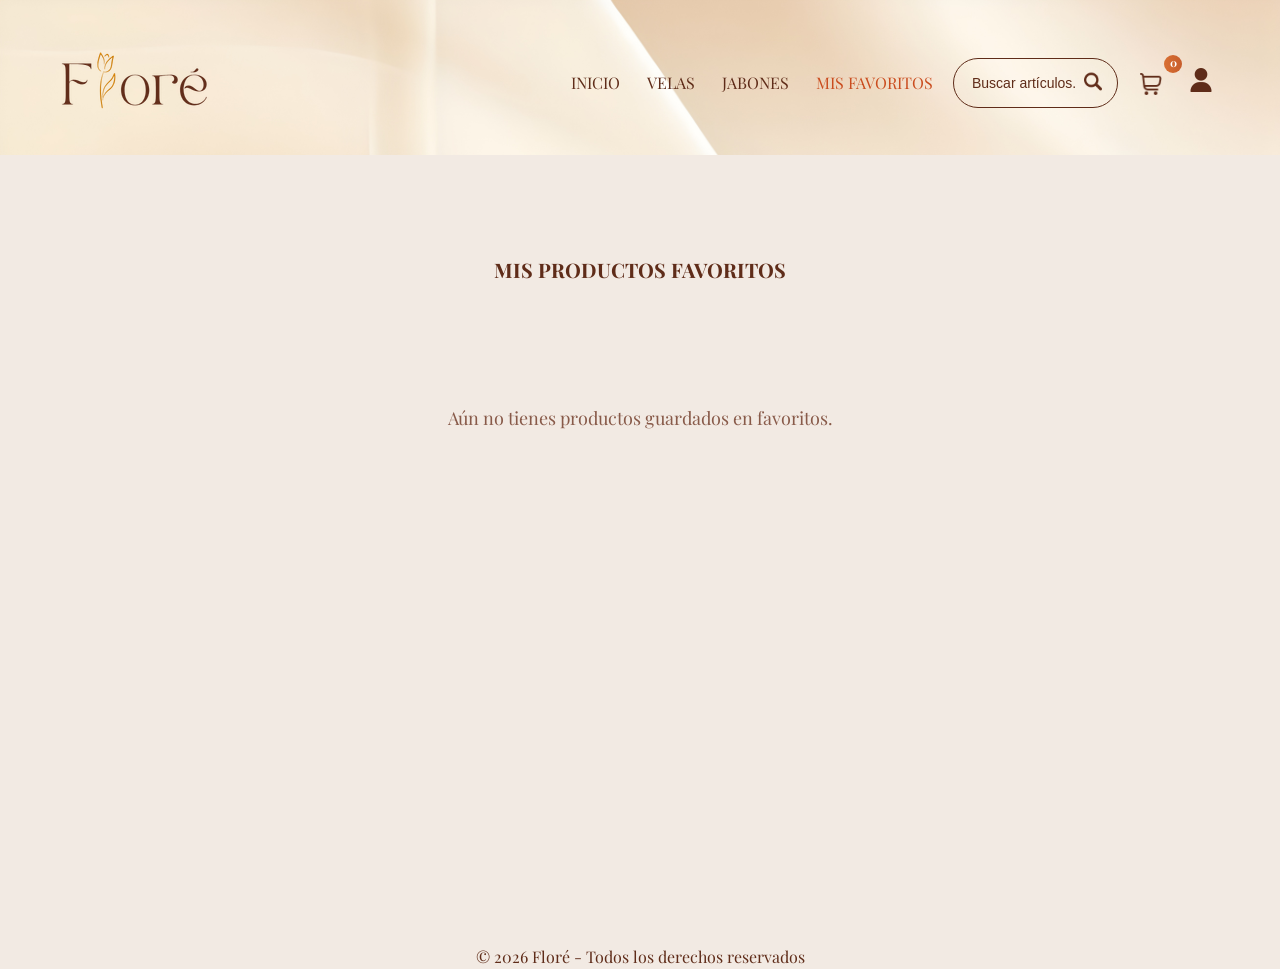
<file: PAGINA/favoritos.html>
<!DOCTYPE html>
<html lang="es">
<head>
    <meta charset="UTF-8">
    <meta name="viewport" content="width=device-width, initial-scale=1.0">
    <title>FLORÉ</title>
    <link rel="stylesheet" href="ESTILO.css">
     <link rel="icon" href="IMAGENES/flore-icono.png" type="image/png">
    <style>
        .boton-eliminar-fav {
            position: absolute;
            top: 10px;
            right: 10px;
            background: rgba(255,255,255,0.85);
            border: none;
            width: 36px;
            height: 36px;
            border-radius: 50%;
            display: flex;
            align-items: center;
            justify-content: center;
            cursor: pointer;
            transition: all 0.3s ease;
            z-index: 15;
        }
        .boton-eliminar-fav img {
            width: 20px;
            height: 20px;
            opacity: 0.8;
            transition: 0.3s;
        }
        .boton-eliminar-fav:hover {
            background: #ca4c1e;
            transform: scale(1.1);
        }
        .boton-eliminar-fav:hover img {
            opacity: 1;
            filter: brightness(10);
        }

        /* ✅ ESTILOS CORREGIDOS DEL CORAZÓN */
        .boton-favorito {
            position: absolute;
            top: 15px;
            right: 15px;
            cursor: pointer;
            z-index: 15;
            background-color: rgba(255, 255, 255, 0.8);
            border-radius: 50%;
            padding: 6px;
            display: flex;
            align-items: center;
            justify-content: center;
            transition: all 0.3s ease;
            border: none;
        }
        .corazon-icono {
            width: 22px;
            height: 22px;
            stroke: #885a49;
            fill: transparent;
            transition: all 0.3s ease;
        }
        .boton-favorito.activo .corazon-icono {
            stroke: #ca4c1e;
            fill: #ca4c1e;
        }
        .boton-favorito:hover {
            transform: scale(1.15);
        }

        .producto-item {
            position: relative;
            overflow: hidden;
        }
        header {
            background-image: url(IMAGENES/01.jpeg);
            height: 155px;
             min-height: 125px;
            background-size: cover;
            background-position: center top;
            background-repeat: no-repeat;
            background-color: #ebceb7;
            position: relative;
            z-index: 10;
        }
        
        .barra-busqueda {
            position: relative;
            width: 165px;  
            height: 50px;  
            margin: 0 5px; 
        }
        .barra-busqueda input {
            width: 100%;
            height: 100%;
            border: 1px solid #5f2c19; 
            border-radius: 25px; 
            padding: 0 40px 0 18px; 
            font-size: 14px;
            color: #5f2c19;
            background: transparent;
            outline: none;
            box-sizing: border-box;
        }
        .barra-busqueda input::placeholder {
            color: #5f2c19; 
        }
        .barra-busqueda button {
            position: absolute;
            right: 10%; 
            top: 50%;
            transform: translateY(-50%);
            border: none;
            background: transparent;
            cursor: pointer;
            padding: 0;
        }
        .icono-busqueda{
            width: 18px;
            height: 18px;
        }
        .barra-busqueda button:hover {
            transform: translateY(-50%) scale(1.1); 
        }
        /* ✅ AMBOS TÍTULOS AHORA PEQUEÑOS DESDE EL INICIO */
        .prod-header .title {
            font-size: 20px !important;
        }
    </style>
</head>
<body>
    <header>
        <div class="menu container">
            <a href="FLORÉ.html"> 
                <img src="IMAGENES/FloréLOGO.png" class="logo" alt="">
            </a>
            <nav class="navbar">
                 <ul>
                      <li><a href="FLORÉ.html">Inicio</a></li>
                      <li><a href="velas.html">Velas</a></li>
                      <li><a href="jabones.html">Jabones</a></li>
                       <li><a href="favoritos.html" style="color:#ca4c1e;">Mis Favoritos</a></li>
                     <div class="barra-busqueda">
                        <input type="text" id="texto-busqueda" placeholder="Buscar artículos...">
                        <button type="button">
                            <img src="IMAGENES/BUSCAR CAFE.png" alt="Buscar" class="icono-busqueda">
                        </button>
                       </div>
                        <li class="carrito-item">
                        <a href="carrito.html" class="enlace-carrito">
                            <img src="IMAGENES/carro compras- cafe.png" alt="Carrito" class="icon-carrito">
                            <span class="contador-carrito" id="contador-carrito">0</span>
                        </a>
                        </li>

                        <li class="perfil-item">
                        <a href="perfil.html" class="enlace-perfil">
                            <img src="IMAGENES/usuario.png" alt="Carrito" class="icon-perfil">
                        </a>
                    </li>


                  </ul>
            </nav>
        </div>
        <div class="header-content container" style="height: 15vh;"></div>
    </header>
    <main class="producto-menu">
        <div class="container">
            <div class="prod-header" style="text-align:center; margin-bottom:40px;"> 
                <h2 class="title" id="titulo-principal">Mis Productos Favoritos</h2>
            </div>
            <!-- Vista normal: solo favoritos -->
            <div class="contenedor-productos-todos" id="vista-normal">
                <div class="box-container-general" id="lista-favoritos">
                    <p class="texto-vacio">Aún no tienes productos guardados en favoritos.</p>
                </div>
            </div>
            <!-- Vista búsqueda: TODOS LOS PRODUCTOS -->
            <div class="contenedor-productos-todos" id="vista-busqueda" style="display: none;">
                <div class="box-container-general" id="resultados-busqueda"></div>
            </div>
        </div>
    </main>

    <div class="derechos">
            <p>© 2026 Floré - Todos los derechos reservados</p>
        </div>

    
    <script>
       document.addEventListener('DOMContentLoaded', function () {
    // 🧩 ELEMENTOS GENERALES
    const contenedorFavoritos = document.getElementById('lista-favoritos');
    let listaFavoritos = JSON.parse(localStorage.getItem('listaFavoritos')) || [];
    const contadorCarrito = document.getElementById('contador-carrito');
    let productosEnCarrito = JSON.parse(localStorage.getItem('carritoProductos')) || [];

    const tituloPrincipal = document.getElementById('titulo-principal');
    const vistaNormal = document.getElementById('vista-normal');
    const vistaBusqueda = document.getElementById('vista-busqueda');
    const contenedorResultados = document.getElementById('resultados-busqueda');
    const inputBuscar = document.getElementById('texto-busqueda');
    let resultadosActivos = false;
    let baseDeDatosGlobal = [];
    let cargando = false;

    // 📄 LISTA DE TODAS LAS PÁGINAS A BUSCAR
    const misPaginasConProductos = [
        "FLORÉ.html", "velas.html", "ramos.html", "jabones.html"
    ];

    // 🔧 QUITAR ACENTOS PARA BÚSQUEDA PERFECTA
    function quitarAcentos(texto) {
        return texto.normalize("NFD").replace(/[\u0300-\u036f]/g, "").toLowerCase();
    }

    // 🛒 ACTUALIZAR CONTADOR CARRITO
    function actualizarContadorCarrito() {
        let total = productosEnCarrito.reduce((suma, item) => suma + item.cantidad, 0);
        if(contadorCarrito) contadorCarrito.textContent = total;
    }
    actualizarContadorCarrito();

    // 📥 CARGAR TODOS LOS PRODUCTOS - ✅ AHORA SEPARA CORTA Y LARGA
    async function cargarTodosLosProductos() {
        if(baseDeDatosGlobal.length > 0) return; // No recargar si ya está cargado
        try {
            baseDeDatosGlobal = [];
            for (const pagina of misPaginasConProductos) {
                try {
                    const respuesta = await fetch(pagina);
                    if (!respuesta.ok) continue;
                    const textoHtml = await respuesta.text();
                    const parser = new DOMParser();
                    const documento = parser.parseFromString(textoHtml, 'text/html');

                    const productosDeEstaPagina = documento.querySelectorAll('.box-producto');
                    productosDeEstaPagina.forEach(prod => {
                        const nombre = prod.querySelector('h3')?.textContent.trim() || "";
                        
                        // ✅ DESCRIPCIÓN CORTA: Para mostrar en tarjeta
                        const parrafoDesc = prod.querySelector('.contenido-producto > p:first-of-type');
                        const descripcionCorta = parrafoDesc ? parrafoDesc.textContent.trim() : "Sin descripción disponible";

                        // ✅ DESCRIPCIÓN LARGA: Para enviar al detalle
                        const botonDatos = prod.querySelector('.comprar');
                        if (!botonDatos) return;

                        const descripcionLarga = botonDatos.dataset.descripcion?.trim() || descripcionCorta;
                        const imagen = prod.querySelector('img')?.getAttribute('src') || "";

                        if (nombre && botonDatos) {
                            baseDeDatosGlobal.push({
                                nombre: nombre,
                                descripcion_corta: descripcionCorta,
                                descripcion_larga: descripcionLarga,
                                imagen: imagen,
                                precio: botonDatos.dataset.precio || "",
                                peso: botonDatos.dataset.peso || "",
                                colores: botonDatos.dataset.colores || "",
                                aromas: botonDatos.dataset.aromas || ""
                            });
                        }
                    });
                } catch(err) {
                    console.warn("No se pudo cargar:", pagina);
                }
            }
        } catch (error) {
            console.error("❌ Error al cargar catálogo:", error);
        }
    }

    // ❤️ MOSTRAR SOLO MIS FAVORITOS (VISTA INICIAL)
    function mostrarVistaFavoritos() {
        contenedorFavoritos.innerHTML = '';
        if (listaFavoritos.length === 0) {
            contenedorFavoritos.innerHTML = `<p class="texto-vacio">Aún no tienes productos guardados en favoritos.</p>`;
            return;
        }
        listaFavoritos.forEach((producto, indice) => {
            const tarjeta = document.createElement('div');
            tarjeta.className = 'box-producto';
            const coloresGuardados = producto.colores || "";
            const aromasGuardados = producto.aromas || "";
            tarjeta.innerHTML = `
                <div class="producto-item">
                    <button class="boton-eliminar-fav" data-indice="${indice}">
                        <img src="IMAGENES/Basura-cafe.png" alt="Eliminar de favoritos">
                    </button>
                    <div class="imagen-producto">
                        <img src="${producto.imagen}" alt="${producto.nombre}">
                    </div>
                    <div class="contenido-producto">
                        <h3>${producto.nombre}</h3>
                        <p>Producto agregado a tus favoritos</p>
                        <p class="peso-producto">Peso: ${producto.peso || 'Sin peso'}</p>
                        <div class="iconos-compra">
                            <div class="comprar" 
                                data-nombre="${producto.nombre}" 
                                data-precio="${producto.precio || 0}" 
                                data-peso="${producto.peso || '100g'}"
                                data-imagen="${producto.imagen}"
                                data-descripcion="${producto.descripcion || 'Sin descripción'}"
                                data-colores="${coloresGuardados}"
                                data-aromas="${aromasGuardados}">
                                <span>COMPRAR</span>
                                <img src="IMAGENES/flecha arriba.png" alt="flecha-arriba">
                            </div>
                        </div>
                    </div>
                </div>`;
            contenedorFavoritos.appendChild(tarjeta);
        });
        asignarEventosVistaFavoritos();
    }

    // 🔍 BUSCAR EN TODOS LOS PRODUCTOS GLOBALES
    async function buscarEnTiempoReal() {
        if(!inputBuscar || cargando) return;
        cargando = true;

        const textoBuscar = quitarAcentos(inputBuscar.value.trim());

        // ✅ VOLVER A VISTA NORMAL AL BORRAR
        if (textoBuscar === "") {
            if(resultadosActivos) {
                vistaBusqueda.style.display = "none";
                vistaNormal.style.display = "block";
                tituloPrincipal.textContent = "Mis Productos Favoritos";
                resultadosActivos = false;
            }
            cargando = false;
            return;
        }

        // ✅ CAMBIAR A MODO BÚSQUEDA
        resultadosActivos = true;
        vistaNormal.style.display = "none";
        vistaBusqueda.style.display = "block";
        contenedorResultados.innerHTML = "";

        await cargarTodosLosProductos();

        // ✅ FILTRAR EN TODO EL CATÁLOGO (por nombre o descripción CORTA)
        const resultados = baseDeDatosGlobal.filter(producto => 
            quitarAcentos(producto.nombre).includes(textoBuscar) ||
            quitarAcentos(producto.descripcion_corta).includes(textoBuscar)
        );

        tituloPrincipal.textContent = resultados.length > 0 
            ? `PRODUCTOS ENCONTRADOS (${resultados.length})` 
            : `NINGÚN PRODUCTO COINCIDE`;

        if(resultados.length === 0) {
            contenedorResultados.innerHTML = `<p class="texto-vacio">❌ No se encontraron productos con: "${inputBuscar.value}"</p>`;
            cargando = false;
            return;
        }

        // ✅ DIBUJAR RESULTADOS: MUESTRA CORTA, ENVÍA LARGA
        const caja = document.createElement('div');
        caja.className = 'box-container-general';
        resultados.forEach(prod => {
            const esFavorito = listaFavoritos.some(fav => fav.nombre === prod.nombre);
            const tarjeta = document.createElement('div');
            tarjeta.className = 'box-producto';
            tarjeta.innerHTML = `
                <div class="producto-item">
                    <div class="boton-favorito ${esFavorito ? 'activo' : ''}"
                        data-nombre="${prod.nombre}"
                        data-peso="${prod.peso}"
                        data-precio="${prod.precio}"
                        data-imagen="${prod.imagen}"
                        data-descripcion="${prod.descripcion_larga}"
                        data-colores="${prod.colores}"
                        data-aromas="${prod.aromas}">
                        <svg class="corazon-icono" xmlns="http://www.w3.org/2000/svg" viewBox="0 0 24 24">
                            <path d="M20.84 4.61a5.5 5.5 0 0 0-7.78 0L12 5.67l-1.06-1.06a5.5 5.5 0 0 0-7.78 7.78l1.06 1.06L12 21.23l7.78-7.78 1.06-1.06a5.5 5.5 0 0 0 0-7.78z"/>
                        </svg>
                    </div>
                    <div class="imagen-producto">
                        <img src="${prod.imagen}" alt="${prod.nombre}">
                    </div>
                    <div class="contenido-producto">
                        <h3>${prod.nombre}</h3>
                        <p>${prod.descripcion_corta}</p>
                        <p class="peso-producto">Peso: ${prod.peso || 'Sin peso'}</p>
                        <div class="iconos-compra">
                            <div class="comprar" 
                                data-nombre="${prod.nombre}" 
                                data-precio="${prod.precio}" 
                                data-peso="${prod.peso}"
                                data-imagen="${prod.imagen}"
                                data-descripcion="${prod.descripcion_larga}"
                                data-colores="${prod.colores}"
                                data-aromas="${prod.aromas}">
                                <span>COMPRAR</span>
                                <img src="IMAGENES/flecha arriba.png" alt="flecha-arriba">
                            </div>
                        </div>
                    </div>
                </div>`;
            caja.appendChild(tarjeta);
        });
        contenedorResultados.appendChild(caja);

        // ✅ ACTIVAR TODOS LOS EVENTOS
        activarEventosGlobales();
        cargando = false;
    }

    // ⚙️ EVENTOS SOLO PARA LA VISTA DE MIS FAVORITOS
    function asignarEventosVistaFavoritos() {
        document.querySelectorAll('.boton-eliminar-fav').forEach(boton => {
            boton.addEventListener('click', function () {
                const idx = parseInt(this.dataset.indice);
                listaFavoritos.splice(idx, 1);
                localStorage.setItem('listaFavoritos', JSON.stringify(listaFavoritos));
                mostrarVistaFavoritos();
            });
        });
        document.querySelectorAll('.comprar').forEach(btn => btn.addEventListener('click', irAProducto));
    }

    // ⚙️ EVENTOS GLOBALES: CORAZONES, COMPRAR
    function activarEventosGlobales() {
        // ✅ Corregido: Corazones favoritos
        document.querySelectorAll('.boton-favorito').forEach(corazon => {
            corazon.addEventListener('click', function(e) {
                e.preventDefault();
                e.stopPropagation();
                
                const datos = {
                    nombre: this.dataset.nombre,
                    imagen: this.dataset.imagen,
                    peso: this.dataset.peso,
                    precio: this.dataset.precio,
                    descripcion: this.dataset.descripcion,
                    colores: this.dataset.colores,
                    aromas: this.dataset.aromas
                };

                const existe = listaFavoritos.some(f => f.nombre === datos.nombre);
                if(existe) {
                    listaFavoritos = listaFavoritos.filter(f => f.nombre !== datos.nombre);
                    this.classList.remove('activo');
                } else {
                    listaFavoritos.push(datos);
                    this.classList.add('activo');
                }

                localStorage.setItem('listaFavoritos', JSON.stringify(listaFavoritos));
            });
        });
        // Botones comprar
        document.querySelectorAll('.comprar').forEach(btn => btn.addEventListener('click', irAProducto));
    }

    // 🔗 FUNCIÓN ÚNICA IR A DETALLE - ✅ CORREGIDO PARA CODIFICAR BIEN LA DESCRIPCIÓN
    function irAProducto() {
        const nombre = encodeURIComponent(this.dataset.nombre);
        const precio = this.dataset.precio;
        const peso = encodeURIComponent(this.dataset.peso);
        const imagen = encodeURIComponent(this.dataset.imagen);
        const descripcion = encodeURIComponent(this.dataset.descripcion || "Sin descripción");
        const colores = encodeURIComponent(this.dataset.colores || "");
        const aromas = encodeURIComponent(this.dataset.aromas || "");
        window.location.href = `producto.html?nombre=${nombre}&precio=${precio}&peso=${peso}&imagen=${imagen}&descripcion=${descripcion}&colores=${colores}&aromas=${aromas}`;
    }

    // 🚀 INICIAR TODO
    if(inputBuscar) inputBuscar.addEventListener('input', buscarEnTiempoReal);
    mostrarVistaFavoritos();
});
    </script>
</body>
</html>
</file>
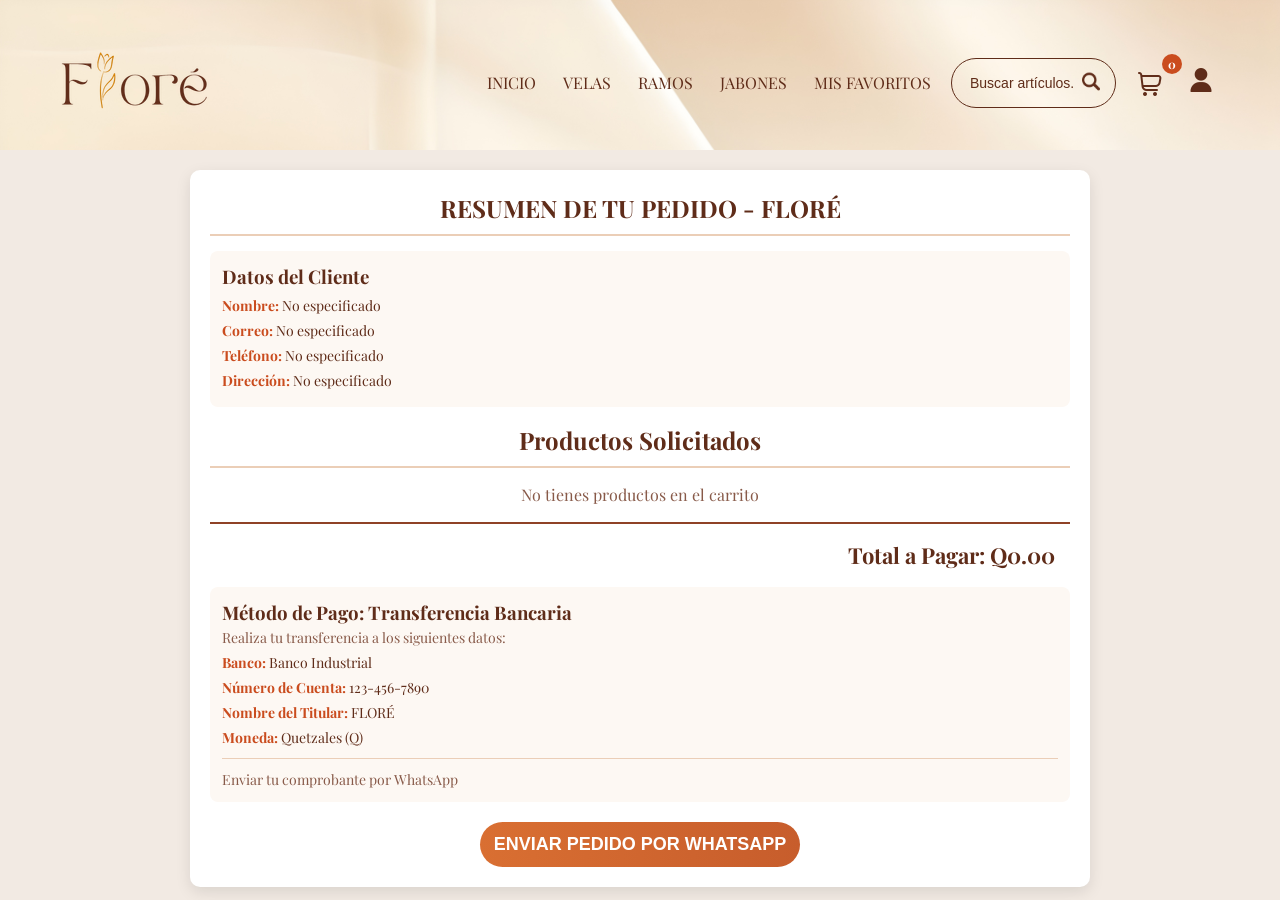
<file: PAGINA/pedido.html>
<!DOCTYPE html>
<html lang="es">
<head>
    <meta charset="UTF-8">
    <meta name="viewport" content="width=device-width, initial-scale=1.0">
    <title>Finalizar Pedido - FLORÉ</title>
    <link rel="stylesheet" href="ESTILO.css">
     <link rel="icon" href="IMAGENES/flore-icono.png" type="image/png">
    <style>
        /* -------------------------- */
        /* TUS ESTILOS ORIGINALES - SIN CAMBIOS */
        /* -------------------------- */
        header {
            background-image: url(IMAGENES/01.jpeg);
            height: 115px;
            min-height: 150px;
            background-size: cover;
            background-position: center top;
            background-repeat: no-repeat;
            background-color: #ebceb7;
            position: relative;
            z-index: 10;
        }
        .contenedor-pedido {
            max-width: 900px;
            margin: 0 auto 50px auto;
            padding: 20px;
            background: #fff;
            border-radius: 10px;
            box-shadow: 0 5px 15px rgba(0,0,0,0.1);
            margin-top: 20px;
        }
        .titulo-seccion {
            text-align: center;
            color: #5f2c19;
            font-size: 24px;
            margin-bottom: 15px;
            border-bottom: 2px solid #ebceb7;
            padding-bottom: 8px;
        }
        .datos-cliente, .metodo-pago {
            background: #fdf8f3;
            padding: 12px;
            border-radius: 8px;
            margin-bottom: 15px;
        }
        .dato {
            color: #5f2c19;
            font-size: 14px;
            margin: 4px 0;
        }
        .dato strong {
            color: #ca4c1e;
        }
        .lista-productos {
            margin-bottom: 15px;
        }
        .producto-pedido {
            display: flex;
            align-items: center;
            justify-content: space-between;
            padding: 8px;
            border-bottom: 1px solid #eee;
            gap: 8px;
            flex-wrap: wrap;
        }
        .imagen-producto {
            width: 60px;
            height: 60px;
            object-fit: contain;
            border-radius: 5px;
        }
        .info-producto {
            flex: 1;
            min-width: 120px;
        }
        .nombre-producto {
            font-size: 16px;
            color: #5f2c19;
            font-weight: 600;
            margin-bottom: 2px;
        }
        .color-producto, .aroma-producto {
            font-size: 12px;
            color: #ca4c1e;
            font-style: italic;
            margin-bottom: 1px;
        }
        .precio, .cantidad, .subtotal {
            font-size: 14px;
            color: #5f2c19;
            font-weight: 500;
        }
        .total-pedido {
            padding: 15px;
            text-align: right;
            font-size: 22px;
            color: #5f2c19;
            font-weight: bold;
            border-top: 2px solid #8f4226;
            margin-top: 5px;
        }
        .campo {
            width: 100%;
            padding: 8px;
            margin: 6px 0;
            border: 1px solid #5f2c19;
            border-radius: 8px;
            font-size: 14px;
            color: #5f2c19;
            background: #fff;
            box-sizing: border-box;
        }
        .campo:focus {
            outline: none;
            border-color: #ca4c1e;
        }
        .boton-finalizar {
            display: block;
            width: 100%;
            max-width: 320px;
            margin: 20px auto 0;
            padding: 12px;
            background: linear-gradient(90deg,#D96F32 0%, #C75D2C 100%);
            color: white;
            border: none;
            border-radius: 25px;
            font-size: 18px;
            font-weight: bold;
            cursor: pointer;
            transition: opacity 0.2s ease;
        }
        .boton-finalizar:hover {
            opacity: 0.9;
        }
        .barra-busqueda {
            position: relative;
            width: 165px;  
            height: 50px;  
            margin: 0 5px; 
        }
        .barra-busqueda input {
            width: 100%;
            height: 100%;
            border: 1px solid #5f2c19; 
            border-radius: 25px; 
            padding: 0 40px 0 18px; 
            font-size: 14px;
            color: #5f2c19;
            background: transparent;
            outline: none;
            box-sizing: border-box;
        }
        .barra-busqueda input::placeholder { color: #5f2c19; }
        .barra-busqueda button {
            position: absolute;
            right: 10%; 
            top: 50%;
            transform: translateY(-50%);
            border: none;
            background: transparent;
            cursor: pointer;
        }
        .icono-busqueda{ width: 18px; height: 18px; }

        .carrito-item {
            position: relative;
            display: inline-flex;
            align-items: center;
        }
        .icon-carrito {
            width: 24px;
            height: 24px;
        }
        .contador-carrito {
            position: absolute;
            top: -8px;
            right: -8px;
            background: #ca4c1e;
            color: white;
            font-size: 12px;
            font-weight: bold;
            width: 20px;
            height: 20px;
            border-radius: 50%;
            display: flex;
            align-items: center;
            justify-content: center;
            line-height: 1;
            text-align: center;
        }

        .aviso-exito {
            display: none;
            position: fixed;
            top: 50%;
            left: 50%;
            transform: translate(-50%, -50%);
            background: #fff;
            padding: 25px;
            border-radius: 12px;
            box-shadow: 0 5px 20px rgba(0,0,0,0.2);
            text-align: center;
            z-index: 99999;
            border: 2px solid #ebceb7;
        }
        .aviso-exito h2 {
            color: #5f2c19;
            margin: 0 0 12px 0;
        }
        .aviso-exito p {
            color: #885a49;
            margin-bottom: 15px;
            font-size: 14px;
        }
        .aviso-exito button {
            background: #ca4c1e;
            color: white;
            border: none;
            padding: 8px 20px;
            border-radius: 20px;
            font-weight: bold;
            cursor: pointer;
        }

        @media (max-width: 600px) {
            .producto-pedido { flex-direction: column; text-align: center; }
            .total-pedido { text-align: center; }
        }
    </style>
</head>
<body>

    <header>
        <div class="menu container">
            <a href="FLORÉ.html"> 
                <img src="IMAGENES/FloréLOGO.png" class="logo" alt="FLORÉ">
            </a>
            <nav class="navbar">
                <ul>
                    <li><a href="FLORÉ.html">Inicio</a></li>
                    <li><a href="velas.html">Velas</a></li>
                    <li><a href="ramos.html">Ramos</a></li>
                    <li><a href="jabones.html">Jabones</a></li>
                    <li><a href="favoritos.html">Mis Favoritos</a></li>
                    <div class="barra-busqueda">
                        <input type="text" placeholder="Buscar artículos...">
                        <button><img src="IMAGENES/BUSCAR CAFE.png" alt="Buscar" class="icono-busqueda"></button>
                    </div>
                    <li class="carrito-item">
                        <a href="carrito.html" class="enlace-carrito">
                            <img src="IMAGENES/carro compras- cafe.png" alt="Carrito" class="icon-carrito">
                            <span class="contador-carrito" id="contador-carrito">0</span>
                        </a>
                    </li>
                    <li class="perfil-item">
                        <a href="perfil.html" class="enlace-perfil">
                            <img src="IMAGENES/usuario.png" alt="Perfil" class="icon-perfil">
                        </a>
                    </li>
                </ul>
            </nav>
        </div>
        <div class="header-content container" style="height: 12vh;"></div>
    </header>

    <div class="aviso-exito" id="aviso-exito">
        <h2>✅ ¡PEDIDO LISTO!</h2>
        <p>Se abrió WhatsApp con tu pedido.<br>Solo envíalo y nos pondremos en contacto.</p>
        <button onclick="window.location.href='FLORÉ.html'">ACEPTAR</button>
    </div>

    <main class="contenedor-pedido">
        <h1 class="titulo-seccion">RESUMEN DE TU PEDIDO - FLORÉ</h1>

        <div class="datos-cliente">
            <h3 style="color:#5f2c19; margin-top:0;">Datos del Cliente</h3>
            <div class="dato"><strong>Nombre:</strong> <span id="cli-nombre"></span></div>
            <div class="dato"><strong>Correo:</strong> <span id="cli-correo"></span></div>
            <div class="dato"><strong>Teléfono:</strong> <span id="cli-telefono"></span></div>
            <div class="dato"><strong>Dirección:</strong> <span id="cli-direccion"></span></div>
        </div>

        <h3 class="titulo-seccion">Productos Solicitados</h3>
        <div id="lista-pedido" class="lista-productos"></div>
        <div class="total-pedido">Total a Pagar: <span id="total-final">Q0.00</span></div>

        <div class="metodo-pago">
            <h3 style="color:#5f2c19; margin-top:0;">Método de Pago: Transferencia Bancaria</h3>
            <p style="color:#885a49; font-size:14px;">Realiza tu transferencia a los siguientes datos:</p>
            
            <div class="dato"><strong>Banco:</strong> Banco Industrial</div>
            <div class="dato"><strong>Número de Cuenta:</strong> 123-456-7890</div>
            <div class="dato"><strong>Nombre del Titular:</strong> FLORÉ</div>
            <div class="dato"><strong>Moneda:</strong> Quetzales (Q)</div>

            <hr style="border:none; border-top:1px solid #ebceb7; margin:10px 0;">
            
            <p style="color:#885a49; font-size:14px;">Enviar tu comprobante por WhatsApp</p>
        </div>

        <button class="boton-finalizar" id="btn-finalizar">ENVIAR PEDIDO POR WHATSAPP</button>
    </main>

    <script>
document.addEventListener('DOMContentLoaded', function(){
    const contadorCarritoEl = document.getElementById('contador-carrito');
    function actualizarContador() {
        const carrito = JSON.parse(localStorage.getItem('carritoProductos')) || [];
        const total = carrito.reduce((sum, item) => sum + (Number(item.cantidad) || 0), 0);
        if(contadorCarritoEl) contadorCarritoEl.textContent = total;
    }
    actualizarContador();

    let carrito = JSON.parse(localStorage.getItem('carritoProductos')) || [];
    let perfil = JSON.parse(localStorage.getItem('datosPerfil')) || {};
    document.getElementById('cli-nombre').textContent = perfil.nombre || 'No especificado';
    document.getElementById('cli-correo').textContent = perfil.correo || 'No especificado';
    document.getElementById('cli-telefono').textContent = perfil.telefono || 'No especificado';
    document.getElementById('cli-direccion').textContent = perfil.direccion || 'No especificado';

    const lista = document.getElementById('lista-pedido');
    let total = 0;
    if(carrito.length === 0){
        lista.innerHTML = `<p style="text-align:center; color:#885a49;">No tienes productos en el carrito</p>`;
        document.getElementById('total-final').textContent = 'Q0.00';
        return;
    }
    carrito.forEach(prod => {
        const subt = parseFloat(prod.precio) * parseInt(prod.cantidad);
        total += subt;
        const div = document.createElement('div');
        div.className = 'producto-pedido';
        div.innerHTML = `
            <img src="${prod.imagen}" class="imagen-producto" alt="${prod.nombre}">
            <div class="info-producto">
                <div class="nombre-producto">${prod.nombre}</div>
                ${prod.color && prod.color !== 'Único' ? `<div class="color-producto">Color: ${prod.color}</div>` : ''}
                ${prod.aroma && prod.aroma !== 'Sin aroma' ? `<div class="aroma-producto">Aroma: ${prod.aroma}</div>` : ''}
                <div class="precio">Precio unitario: Q${parseFloat(prod.precio).toFixed(2)}</div>
                <div class="cantidad">Cantidad: ${prod.cantidad}</div>
            </div>
            <div class="subtotal">Subtotal: Q${subt.toFixed(2)}</div>
        `;
        lista.appendChild(div);
    });
    document.getElementById('total-final').textContent = `Q${total.toFixed(2)}`;

    document.getElementById('btn-finalizar').addEventListener('click', function(){
        const listaProductosTexto = carrito.map(p => {
            return `- ${p.nombre} ${p.cantidad} u. | Q${parseFloat(p.precio).toFixed(2)} c/u | Subtotal: Q${(parseFloat(p.precio)*parseInt(p.cantidad)).toFixed(2)}`;
        }).join('\n');

        const mensaje = ` NUEVO PEDIDO - FLORÉ

 DATOS DEL CLIENTE:
Nombre: ${perfil.nombre || 'No indicado'}
Correo: ${perfil.correo || 'No indicado'}
Teléfono: ${perfil.telefono || 'No indicado'}
Dirección: ${perfil.direccion || 'No indicada'}

 TOTAL A PAGAR: Q${total.toFixed(2)}

 PRODUCTOS:
${listaProductosTexto}

`;

        window.open(`https://wa.me/50241190892?text=${encodeURIComponent(mensaje)}`, '_blank');

        document.getElementById('aviso-exito').style.display = 'block';
        localStorage.removeItem('carritoProductos');
    });
});
    </script>
</body>
</html>
</file>
<file: ESTILO.css>
/* ✅ FUENTE CORREGIDA (enlace válido) */
@import url('https://fonts.googleapis.com/css2?family=Playfair+Display:ital,wght@0,400;0,500;0,600;0,700;0,800;0,900;1,400;1,500;1,600;1,700;1,800;1,900&display=swap');

* {
    margin: 0;
    padding: 0;
    box-sizing: border-box;
    text-decoration: none;
}

body {
    font-family: "Playfair Display", serif;
    background-color: #f2eae3;
    color: #5f2c19;
    width: 100%;
    min-height: 100vh; 
    overflow-x: hidden;
    line-height: 1.5;
}

header{
    background-image: url(IMAGENES/01.jpeg);
    min-height: 550px;
    background-position: center center;
    background-repeat: no-repeat;
    background-size: cover;
}

.container {
    max-width: 1200px;
    margin: 0 auto;
}

/* ============================================== */
/* ✅ MENÚ PRINCIPAL - DISTRIBUCIÓN PERFECTA */
/* ============================================== */
.menu{
    position: absolute;
    top: 50px;
    left: 0;
    right: 0;
    display: flex;
    align-items: center;
    justify-content: space-between; /* Logo izquierda, resto derecha */
    z-index: 1000;
    padding: 0 25px;
}

/* Logo a la IZQUIERDA */
.logo {
    height: 55px;
    width: auto;
    display: block;
    transform: translateY(5px);
}

/* Navegación al CENTRO */
.menu .navbar {
    position: absolute;
    left: 30%;
    transform: translateX(-50%);
    transform: translateY(5px);
}

.menu .navbar ul {
    list-style: none;
    display: flex;
    align-items: center;
    gap: 50px; 
    flex-wrap: wrap;
}

.menu .navbar ul li{
    position: relative;
    margin: 0;
    padding: 0;
}

.menu .navbar ul li a {
    font-family: "Playfair Display", serif;
    text-decoration: none;
    font-size: 20px;
    padding: 8px 10px; 
    color: #5f2c19;
    display: block;
    text-transform: uppercase;
    white-space: nowrap;
    font-weight: 500;
}

.menu .navbar ul li a:hover {
    color: #ca4c1e;
}

/* Contenedor derecho: BUSCAR + CARRITO + PERFIL */
.menu-acciones {
    display: flex;
    align-items: center;
    gap: 8px;
      transform: translateY(5px);
}

/* ============================================== */
/* ✅ BARRA DE BÚSQUEDA */
/* ============================================== */
.barra-busqueda {
    position: relative;
    width: 165px;  
    height: 42px;  
}

.barra-busqueda input {
    width: 100%;
    height: 100%;
    border: 1px solid #5f2c19; 
    border-radius: 25px; 
    padding: 0 35px 0 18px; 
    font-size: 14px;
    color: #5f2c19;
    background: transparent;
    outline: none;
    box-sizing: border-box;
}

.barra-busqueda input::placeholder {
    color: #5f2c19; 
}

.barra-busqueda button {
    position: absolute;
    right: 12px; 
    top: 50%;
    transform: translateY(-50%);
    border: none;
    background: transparent;
    cursor: pointer;
    padding: 0;
}
.icono-busqueda{
    width: 18px;
    height: 18px;
}

.barra-busqueda button:hover {
    transform: translateY(-50%) scale(1.1); 
}

/* -------------------------- */
/* ✅ CARRITO Y PERFIL */
/* -------------------------- */
.carrito-item, .perfil-item {
    position: relative;
    display: flex;
    align-items: center;
    margin: 0 3px; 
    padding: 5px;
}

.icon-carrito, .icon-perfil {
    width: 22px;
    height: auto;
    vertical-align: middle;
    transition: transform 0.2s ease;
}

.icon-carrito:hover, .icon-perfil:hover {
    transform: scale(1.1);
}

.contador-carrito {
    position: absolute;
    top: -10px;
    right: -8px;
    background: linear-gradient(90deg,#D96F32 0%, #C75D2C 100%);
    color: #ffffff;
    font-size: 12px;
    font-weight: bold;
    width: 18px;
    height: 18px;
    border-radius: 50%;
    display: flex;
    align-items: center;
    justify-content: center;
}

.enlace-carrito:hover .icon-carrito {
    opacity: 0.8;
}

.header-content {
    display: flex;
    align-items: center;
}

.header-txt {
    margin-top: 100px;
    width: 50%;
    padding-right: 30px;
    line-height: 1.7;
}

.header-txt h1 {
    font-size: 40px;
    line-height: 40px;
    font-weight: 800;
    color: #5f2c19;
    margin-bottom: 25px;
    margin-top: 35px;
}

.header-txt p{
    font-size:20px;
    font-weight: 600; 
}

.header-img{
    width: 50%;
    display: flex;
    justify-content: center;
    align-items: center;
    margin-top: 40px;
}

.velas {
    margin-top: 100px;
    width: 420px;
    height: auto;
    object-fit: contain;
}
                    
.botones {
    display: flex;
    margin-top: 15px;
    gap: 15px;
}
           
.btn-1, .btn-2 {
    display: inline-block;
    background: linear-gradient(90deg, #5f2c19 0%, #885a49 100%);
    padding: 10px 35px;
    color: aliceblue;
    border-radius: 25px;
}

.btn-1:hover, .btn-2:hover{
    background: linear-gradient(90deg, #8f4226 0%, #a16d5a 100%);
}

.icon{
    width: 20px;
}

.producto-menu{
    padding: 50px 0 150px 0;
}

.title{
    color: #5f2c19;
    font-size: 40px;
    text-transform: uppercase;
    margin-bottom: 50px;
    margin-top: 50px;
    text-align: center;
}

.prod-header {
    position: relative;
    text-align: center;
}

.adorno {
    position: absolute;
    top: 50%;
    left: 80%;
    transform: translate(-10%, -10%);
    width: 300px;
    height: auto;
    z-index: 1;
    opacity: 0.80;
    pointer-events: none;
}

/* ============================================== */
/* ✅ CONTENEDOR GENERAL DE PRODUCTOS */
/* ============================================== */
.box-container-general {
    display: grid;
    grid-template-columns: repeat(auto-fit, minmax(260px, 1fr));
    gap: 30px;
    align-items: stretch;
    position: relative;
    padding: 20px 0;
}

.box-producto {
    background-image: url(IMAGENES/04.jpeg);
    background-position: center center;
    background-repeat: no-repeat;
    background-size: cover;
    padding: 20px;
    border-radius: 8px;
    z-index: 2;
    box-shadow: 0 5px 10px rgba(0, 0, 0, 0.2);
    display: flex;
    position: relative;
    width: 100%;
    height: 100%;
    overflow: hidden;
}

.producto-item {
    width: 100%;
    height: 100%;
    display: flex;
    flex-direction: column;
    align-items: center; 
    justify-content: flex-start;
    position: relative;
    background-color: rgba(255, 255, 255, 0.75);
    padding: 20px 15px;
    border-radius: 5px;
}

/* ✅ CORAZÓN DE FAVORITOS */
.boton-favorito,
.corazon-tarjeta {
    position: absolute;
    top: 15px;
    right: 15px;
    cursor: pointer;
    z-index: 10;
    background-color: rgba(255, 255, 255, 0.8);
    border-radius: 50%;
    padding: 6px;
    display: flex;
    align-items: center;
    justify-content: center;
    transition: all 0.3s ease;
}

.boton-favorito .corazon-icono,
.corazon-tarjeta svg {
    color: #885a49;
    fill: transparent;
    transition: all 0.3s ease;
    width: 22px;
    height: 22px;
}

.boton-favorito.activo .corazon-icono,
.corazon-tarjeta.activo svg {
    color: #ca4c1e;
    fill: #ca4c1e;
}

.boton-favorito:hover,
.corazon-tarjeta:hover {
    transform: scale(1.15);
}

/* ✅ IMAGEN */
.imagen-producto {
    width: 100%;        
    height: 180px;       
    display: flex;       
    align-items: center; 
    justify-content: center; 
    overflow: hidden;    
    background-color: transparent; 
    border-radius: 8px;  
}

.imagen-producto img {
    width: 100%;         
    height: 100%;        
    object-fit: contain;
    object-position: center; 
}

/* ✅ TEXTO */
.contenido-producto {
    width: 100%;
    text-align: center;
    flex-grow: 1;
    display: flex;
    flex-direction: column;
    justify-content: flex-start;
}

.contenido-producto h3 {
    font-size: 20px;
    margin-bottom: 8px;
    color: #5f2c19;
    font-weight: 700;
    text-transform: uppercase;
}

.contenido-producto p {
    font-size: 14px;
    color: #5f2c19;
    line-height: 1.4;
    padding: 0 10px;
    margin: 0 0 5px 0; 
    min-height: 20px;
}

.peso-producto {
    font-weight: bold;
    color: #885a49 !important;
    font-style: italic;
    font-size: 13px !important;
    margin-bottom: 15px !important; 
}

/* ✅ BOTÓN COMPRAR */
.iconos-compra {
    width: 100%;
    display: flex;
    align-items: center;
    justify-content: center; 
    margin-top: 0;
    padding-top: 12px;
    border-top: 1px solid #8f4226;
    flex-shrink: 0;
}

.comprar {
    width: 100%; 
    max-width: 220px;
    padding: 12px 20px;
    border-radius: 25px;
    background: linear-gradient(90deg,#D96F32 0%, #C75D2C 100%);
    display: flex;
    align-items: center;
    justify-content: center;
    gap: 10px; 
    cursor: pointer;
    transition: all 0.3s ease;
    font-weight: bold;
    color: white;
    text-transform: uppercase;
    font-size: 15px;
    letter-spacing: 1px;
}

.comprar img {
    width: 12px;
    height: auto;
}

.comprar:hover {
    transform: scale(1.03);
    opacity: 0.9;
}

.texto-vacio {
    grid-column: 1 / -1;
    text-align: center;
    font-size: 18px;
    color: #885a49;
    padding: 50px;
}

/* ============================================== */
/* ✅ VISTA DE BÚSQUEDA (EXACTAMENTE COMO TU IMAGEN) */
/* ============================================== */
.vista-busqueda {
    background-color: #f2eae3;
    padding: 50px 20px;
    display: none;
}
.vista-busqueda .title {
    text-align: center;
    color: #5f2c19;
    margin-bottom: 40px;
    font-size: 26px;
    font-family: "Playfair Display", serif;
    font-weight: 700;
    text-transform: uppercase;
}

/* -------------------------- */
/* ✅ INFORMACION Y FOOTER */
/* -------------------------- */
.info{
    background: url(IMAGENES/01.jpeg), linear-gradient(rgba(246, 233, 222), rgba(246, 233, 222));
    background-position: center center;
    background-repeat: no-repeat;
    background-size: cover;
    height: 65vh;
    margin-top: 0px;
}

.info-container{
    display: flex;
    position: relative;
    align-items: center;
    margin: 0 auto;
    gap: 50px;
    width: 90%;
    padding: 40px 0;
}

.info-txt{
    width: 60%;
    margin-top: 0px;
    padding-right: 50px;
    padding-left: 50px;
    font-weight: 600;
}

.info-txt h2{
    color: #5f2c19;
    font-size: 45px;
    margin-bottom: 25px;
}

.info-txt p{
    font-size: 19px;
    color: #5f2c19;
    margin-bottom: 10px;
}

.info-sec{
    display: flex;
} 

.info-txt2{
    font-size: 15px;
    line-height: 1.6;
    font-weight: 700;
}

.info-img {
    position: absolute;
    width: 200px;
    height: auto;
    right: 280px;
    top: -20px;
}

.footer-container{
    padding: 150px 100px 100px 50px;
    display: flex;
    justify-content: space-between;
}

.logo-2{
    width: 160px;
    height: 60px;
}

.links h4{
    color: #5f2c19;
    text-transform: uppercase;
    margin-bottom: 25px;
    text-align: center;
}

.links ul li a{
    color: #5f2c19;
    font-size: 16px;
    margin-bottom: 5px;
    display: inline-block;
}

.sociales{
    display: flex;
}

.social{
    margin: 0 10px;
    height: 45px;
    width: 45px;
    border:1px solid #C75D2C;
    border-radius: 50%;
    display: flex;
    align-items: center;
    justify-content: center;
}

.social:hover{
    background: linear-gradient(90deg,#ca8c69 0%, #dfb39f 100%);
}

.social img{
    width: 18px;
    height: auto;
}

/* ✅ ANIMACIONES */
.comprar.agregado {
    animation: agregarACarrito 0.5s ease-out;
}

.derechos{
    text-align: center;
    padding: 20px;
}

@keyframes agregarACarrito {
    0% { transform: scale(1); }
    50% { transform: scale(1.05); background-color: #5cb85c; }
    100% { transform: scale(1); }
}

.icon-carrito.animar {
    animation: saltarIcono 0.3s ease-out;
}
@keyframes saltarIcono {
    0% { transform: translateY(0); }
    50% { transform: translateY(-5px); }
    100% { transform: translateY(0); }
}

.oculto-busqueda {
    display: none !important;
}

/* ============================================== */
/* ✅ RESPONSIVE FINAL - CELULARES */
/* ============================================== */
@media(max-width: 992px){
    .menu {
        flex-wrap: wrap;
        top: 20px;
        padding: 10px 15px;
    }

    .logo {
        margin: 0 auto 10px auto;
    }

    .menu .navbar {
        position: static;
        transform: none;
        width: 100%;
        justify-content: center;
        margin-bottom: 10px;
        transform: translateY(15px);
    }

    .menu .navbar ul {
        justify-content: center;
        gap: 12px;
    }

    .menu-acciones {
        width: 100%;
        justify-content: center;
    }
}

@media(max-width: 768px){

    .menu{
        padding: 10px 15px;
        flex-wrap: wrap; 
        justify-content: center !important;
        align-items: center;
        gap: 6px;
        position: relative;
        top: 0;
    }

    .logo {
        height: 45px;
        margin: 5px auto;
    }

    .navbar ul {
        flex-wrap: wrap;
        justify-content: center !important;
        align-items: center;
        gap: 5px;
    }

    .navbar ul li a {
        font-size: 12px;
        padding: 5px 8px;
    }

    .barra-busqueda {
        width: 150px;
        height: 40px;
        margin: 8px 4px !important;
    }

    .carrito-item, .perfil-item {
        margin: 0 2px !important;
    }

    header {
        min-height: 380px;
        background-position: center top;
    }

    .header-content{
        flex-direction: column;
        padding: 20px 20px 20px 20px;
    }

    .header-txt{
        width: 100%;
        padding: 0;
        text-align: center;
        margin-top: 5px;
    }

    .header-txt h1{
        font-size: 32px;
        line-height: 1.2;
    }

    .header-txt p {
        font-size: 16px;
        line-height: 1.5;
    }

    .botones{
        flex-direction: column;
        align-items: center;
        gap: 10px;
        margin-top: 12px;
    }

    .btn-1, .btn-2{
        margin: 0;
        width: 200px;
        text-align: center;
    }

    .header-img{
        width: 90%;
        max-width: 320px;
        margin: 10px auto 0 auto;
    }

    .velas {
        margin-top: 20px;
        width: 90%;
        max-width: 380px;
    }

    .producto-menu{
        padding: 25px 15px;
    }

    .title{
        margin-bottom: 20px;
        margin-top: 25px;
        text-align: center;
        font-size: 28px;
        line-height: 1.2;
    }

    .adorno{
        display: none;
    }

    .info{
        padding: 30px 15px;
        height: auto;
        background-attachment: scroll;
    }

    .info-txt h2{
        font-size: 26px;
        line-height: 1.2;
    }

    .info-container{
        flex-direction: column;
        align-items: center;
        text-align: center;
        width: 100%;
        gap: 20px;
    }

    .info-txt{
        width: 100%;
        margin-top: 0;
        text-align: center;
        padding: 0 10px;
    }

    .info-img img{
        display: none;
    }

    .footer-container{
       padding: 35px 20px;
       flex-direction: column;
       align-items: center;
       text-align: center;
       gap: 25px;
    }

    .links h4{
        margin: 20px 0 12px 0;
    }

    .sociales {
        justify-content: center;
    }
}

@media(max-width: 576px){
    .menu .navbar ul li a {
        font-size: 13px;
        padding: 5px 6px;
    }

    .barra-busqueda {
        width: 130px;
    }
}
</file>
<file: PAGINA/ESTILO.css>
@import url('https://fonts.googleapis.com/css2?family=Playfair+Display:ital,wght@0,400..900;1,400..900&display=swap');

*{
    margin: 0;
    padding: 0;
    box-sizing: border-box;
    text-decoration: none;
}

body {
    font-family: "Playfair Display", serif;
    background-color: #f2eae3;
    color: #5f2c19;
    width: 100%;
    min-height: 100vh; 
    overflow-x: hidden;
    line-height: 1.5;
}


header{
    background-image: url(IMAGENES/01.jpeg);
    min-height: 550px;
    background-position: center center;
    background-repeat: no-repeat;
    background-size: cover;
}

.container {
    max-width: 1200px;
    margin: 0 auto;
}



/* ============================================== */
/* ✅ MENÚ PRINCIPAL */
/* ============================================== */
.menu{
    position: absolute;
    top: 50px;
    left: 0;
    right: 0;
    display: flex;
    align-items: center;
    justify-content: space-between;
    z-index: 1000;
    padding: 0 15px;
    gap: 5px;
    flex-wrap: nowrap; 
}

.menu .navbar ul {
    list-style: none;
    display: flex;
    align-items: center;
    gap: 3px !important; 
}

.menu .navbar ul li{
    position: relative;
    float: left;
    margin: 0;
    padding: 0;
}

.menu .navbar ul li a {
    font-family: "Playfair Display", serif;
    text-decoration: none;
    font-size: 16px;
    padding: 8px 12px; 
    color: #5f2c19;
    display: block;
    text-transform: uppercase;
    white-space: nowrap;
}

.menu .navbar ul li a:hover {
    color: #ca4c1e;
}

/* ============================================== */
/* ✅ BARRA DE BÚSQUEDA */
/* ============================================== */

.barra-busqueda {
    position: relative;
    width: 165px;  
    height: 50px;  
    margin: 0 5px; 
}

.barra-busqueda input {
    width: 100%;
    height: 100%;
    border: 1px solid #5f2c19; 
    border-radius: 25px; 
    padding: 0 40px 0 18px; 
    font-size: 14px;
    color: #5f2c19;
    background: transparent;
    outline: none;
    box-sizing: border-box;
}

.barra-busqueda input::placeholder {
    color: #5f2c19; 
}

.barra-busqueda button {
    position: absolute;
    right: 10%; 
    top: 50%;
    transform: translateY(-50%);
    border: none;
    background: transparent;
    cursor: pointer;
    padding: 0;
}
.icono-busqueda{
    width: 18px;
    height: 18px;
}

.barra-busqueda button:hover {
    transform: translateY(-50%) scale(1.1); 
}

/* -------------------------- */
/* ✅ CARRITO DE COMPRAS */
/* -------------------------- */
.carrito-item {
    position: relative;
    display: flex;
    align-items: center;
    margin-left: 2px !important; 
}

.icon-carrito {
    width: 22px;
    height: auto;
    vertical-align: middle;
}

.contador-carrito {
    position: absolute;
    top: -8px;
    right: -8px;
    background: linear-gradient(90deg,#D96F32 0%, #C75D2C 100%);
    color: #ffffff;
    font-size: 11px;
    font-weight: bold;
    width: 18px;
    height: 18px;
    border-radius: 50%;
    display: flex;
    align-items: center;
    justify-content: center;
}

.enlace-carrito:hover .icon-carrito {
    opacity: 0.8;
}

.header-content {
    display: flex;
    align-items: center;
}

.header-txt {
    margin-top: 150px;
    width: 100%;
    padding-right: 10px;
    line-height: 1.7;
}

.header-txt h1 {
    font-size: 40px;
    line-height: 40px;
    font-weight: 800;
    color: #5f2c19;
    margin-bottom: 25px;
}

.header-txt p{
    font-size: 19px;
    font-weight: 600; 
}

.header-img{
    width: 20%; /* ✅ Que la imagen ocupe la mitad derecha */
    display: flex;
    justify-content: center;
    align-items: center;
    margin-top: 40px; /* ✅ Un poco de margen arriba */
}

.velas {
    margin-top: 130px;
    width: 420px;  /* ✅ Tamaño grande y elegante, igual a tu imagen */
    height: auto;
    object-fit: contain;
}
                    
.botones {
    display: flex;
    margin-top: 25px;
}
           
.btn-1 {
    display: inline-block;
    background: linear-gradient(90deg, #5f2c19 0%, #885a49 100%);
    padding: 10px 35px;
    margin-right: 20px;
    color: aliceblue;
    border-radius: 25px;
}

.btn-2 {
    display: inline-block;
    background: linear-gradient(90deg, #5f2c19 0%, #885a49 100%);
    padding: 10px 35px;
    margin-right: 20px;
    color: aliceblue;
    border-radius: 25px;
}

.btn-1:hover{
    background: linear-gradient(90deg, #8f4226 0%, #a16d5a 100%);
}

.btn-2:hover{
    background: linear-gradient(90deg, #8f4226 0%, #a16d5a 100%);
}

.icon{
    width: 20px;
}

.producto-menu{
    padding: 50px 0 150px 0;
}

.title{
    color: #5f2c19;
    font-size: 40px;
    text-transform: uppercase;
    margin-bottom: 50px;
    margin-top: 50px;
    text-align: center;
}

.prod-header {
    position: relative;
    text-align: center;
}

.adorno {
    position: absolute;
    top: 50%;
    left: 80%;
    transform: translate(-10%, -10%);
    width: 300px;
    height: auto;
    z-index: 1;
    opacity: 0.80;
    pointer-events: none;
}

/* ============================================== */
/* ✅ CONTENEDOR GENERAL DE PRODUCTOS (TODOS JUNTOS) */
/* ============================================== */
.box-container-general {
    display: grid;
    grid-template-columns: repeat(auto-fit, minmax(280px, 1fr));
    gap: 30px;
    grid-auto-rows: 420px;
    align-items: stretch;
    position: relative;
    padding: 20px 0;
}

/* ✅ ESTILO DE CADA CAJA DE PRODUCTO (IGUAL PARA TODOS) */
.box-producto {
    background-image: url(IMAGENES/04.jpeg);
    background-position: center center;
    background-repeat: no-repeat;
    background-size: cover;
    padding: 20px;
    border-radius: 8px;
    z-index: 2;
    box-shadow: 0 5px 10px rgba(0, 0, 0, 0.2);
    display: flex;
    position: relative;
    width: 100%;
    height: 100%;
    overflow: hidden;
}

.producto-item {
    width: 100%;
    height: 100%;
    display: flex;
    flex-direction: column;
    align-items: center; 
    justify-content: flex-start;
    position: relative;
    background-color: rgba(255, 255, 255, 0.75);
    padding: 20px 15px;
    border-radius: 5px;
}

/* ✅ CORAZÓN DE FAVORITOS - CORREGIDO */
.boton-favorito,
.corazon-tarjeta { /* <-- AGREGADO: MISMO ESTILO PARA LOS QUE APARECEN AL BUSCAR */
    position: absolute;
    top: 15px;
    right: 15px;
    cursor: pointer;
    z-index: 10;
    background-color: rgba(255, 255, 255, 0.8);
    border-radius: 50%;
    padding: 6px;
    display: flex;
    align-items: center;
    justify-content: center;
    transition: all 0.3s ease;
}

.boton-favorito .corazon-icono,
.corazon-tarjeta svg { /* <-- AGREGADO */
    color: #885a49;
    fill: transparent;
    transition: all 0.3s ease;
    width: 22px;
    height: 22px;
}

/* Estado ACTIVO */
.boton-favorito.activo .corazon-icono,
.corazon-tarjeta.activo svg { /* <-- AGREGADO */
    color: #ca4c1e;
    fill: #ca4c1e;
}

.boton-favorito:hover,
.corazon-tarjeta:hover { /* <-- AGREGADO */
    transform: scale(1.15);
}


/* ✅ IMAGEN */
.imagen-producto {
    width: 500px;        
    height: 600px;       
    display: flex;       
    align-items: center; 
    justify-content: center; 
    overflow: hidden;    
    background-color: transparent; 
    border-radius: 8px;  
}

.imagen-producto img {
    width: 100%;         
    height: 100%;        
    object-fit: contain;
    object-position: center; 
}

/* ✅ TEXTO */
.contenido-producto {
    width: 100%;
    text-align: center;
    flex-grow: 1;
    display: flex;
    flex-direction: column;
    justify-content: flex-start;
}

.contenido-producto h3 {
    font-size: 20px;
    margin-bottom: 8px;
    color: #5f2c19;
    font-weight: 700;
    text-transform: uppercase;
}

.contenido-producto p {
    font-size: 14px;
    color: #5f2c19;
    line-height: 1.4;
    padding: 0 10px;
    margin: 0 0 5px 0; 
    min-height: 20px;
}

/* ✅ ESTILO PESO - MEJORADO */
.peso-producto {
    font-weight: bold;
    color: #885a49 !important;
    font-style: italic;
    font-size: 13px !important;
    margin-bottom: 15px !important; 
}


/* ✅ BOTÓN COMPRAR */
.iconos-compra {
    width: 100%;
    display: flex;
    align-items: center;
    justify-content: center; 
    margin-top: 0;
    padding-top: 12px;
    border-top: 1px solid #8f4226;
    flex-shrink: 0;
}

.comprar {
    width: 100%; 
    max-width: 220px;
    padding: 12px 20px;
    border-radius: 25px;
    background: linear-gradient(90deg,#D96F32 0%, #C75D2C 100%);
    display: flex;
    align-items: center;
    justify-content: center;
    gap: 10px; 
    cursor: pointer;
    transition: all 0.3s ease;
    font-weight: bold;
    color: white;
    text-transform: uppercase;
    font-size: 15px;
    letter-spacing: 1px;
}

.comprar img {
    width: 12px;
    height: auto;
}

.comprar:hover {
    transform: scale(1.03);
    opacity: 0.9;
}

/* ✅ TEXTO CUANDO NO HAY FAVORITOS */
.texto-vacio {
    grid-column: 1 / -1;
    text-align: center;
    font-size: 18px;
    color: #885a49;
    padding: 50px;
}

/* -------------------------- */
/* ✅ INFORMACION Y FOOTER */
/* -------------------------- */
.info{
    background: url(IMAGENES/01.jpeg), linear-gradient(rgba(246, 233, 222), rgba(246, 233, 222));
    background-position: center center;
    background-repeat: no-repeat;
    background-size: cover;
    height: 65vh;
    margin-top: -80px;
}

.info-container{
    display: flex;
    position: relative;
    align-items: center;
    margin: 0 auto;
    gap: 50px;
    width: 90%;
    padding: 40px 0;
}

.info-txt{
    width: 60%;
    margin-top: 0px;
    padding-right: 50px;
    padding-left: 50px;
    font-weight: 600;
}

.info-txt h2{
    color: #5f2c19;
    font-size: 45px;
    margin-bottom: 25px;
}

.info-txt p{
    font-size: 19px;
    color: #5f2c19;
    margin-bottom: 10px;
}

.info-sec{
    display: flex;
} 

.info-txt2{
    font-size: 15px;
    line-height: 1.6;
    font-weight: 700;
}

.info-img {
    position: absolute;
    width: 200px;
    height: auto;
    right: 280px;
    top: -20px;
}

.footer-container{
    padding: 150px 100px 100px 50px;
    display: flex;
    justify-content: space-between;
}

.logo-2{
    width: 160px;
    height: 60px;
}

.links h4{
    color: #5f2c19;
    text-transform: uppercase;
    margin-bottom: 25px;
    text-align: center;
}

.links ul li a{
    color: #5f2c19;
    font-size: 16px;
    margin-bottom: 5px;
    display: inline-block;
}

.sociales{
    display: flex;
}

.social{
    margin: 0 10px;
    height: 45px;
    width: 45px;
    border:1px solid #C75D2C;
    border-radius: 50%;
}

.social:hover{
    background: linear-gradient(90deg,#ca8c69 0%, #dfb39f 100%);
}

.social img{
    margin: 6px 6px 0 8px;
}

/* ✅ ANIMACIONES CARRITO */
.comprar.agregado {
    animation: agregarACarrito 0.5s ease-out;
}

.derechos{
    text-align: center;
}














@keyframes agregarACarrito {
    0% { transform: scale(1); }
    50% { transform: scale(1.05); background-color: #5cb85c; }
    100% { transform: scale(1); }
}

.icon-carrito.animar {
    animation: saltarIcono 0.3s ease-out;
}
@keyframes saltarIcono {
    0% { transform: translateY(0); }
    50% { transform: translateY(-5px); }
    100% { transform: translateY(0); }
}

/* ✅ CLASE PARA OCULTAR/MOSTRAR PRODUCTOS AL BUSCAR */
.oculto-busqueda {
    display: none !important;
}

/* ============================================== */
/* ✅ RESPONSIVE - PARA CELULARES */
/* ============================================== */
@media(max-width: 991px){

    .menu{
        padding: 10px 15px;
        flex-wrap: wrap; 
        justify-content: center;
        gap: 10px;
    }

    .barra-busqueda {
        width: 140px;
        height: 42px;
        margin: 0 10px;
    }

    .header-content{
        flex-direction: column;
        padding: 180px 30px 30px 30px;
    }

    .header-txt{
        width: 100%;
        padding: 0;
        text-align: center;
    }

    .header-txt h1{
        font-size: 40px;
    }

    .botones{
        flex-direction: column;
        align-items: center;
    }

    .btn-1, .btn-2{
        margin: 10px;
    }

    .header-img{
        width: 100%;
        margin-top: -100px;
    }

    .producto-menu{
        padding: 30px;
    }

    .title{
        margin-bottom: 20px;
        text-align: center;
        font-size: 30px;
    }

    .adorno{
        display: none;
    }

    .info{
        padding: 30px;
        height: auto;
    }

    .info-txt h2{
        font-size: 30px;
    }

    .info-container{
        flex-direction: column;
        align-items: center;
        text-align: center;
        width: 100%;
    }

    .info-txt{
        width: 100%;
        margin-top: 10px;
        text-align: center;
        padding: 0 10px;
    }

    .info-img img{
        display: none;
    }

    .footer-container{
       padding: 30px;
       flex-direction: column;
       align-items: center;
       text-align: center;
    }

    .links h4{
        margin: 25px 0 10px 0;
    }
}
</file>
